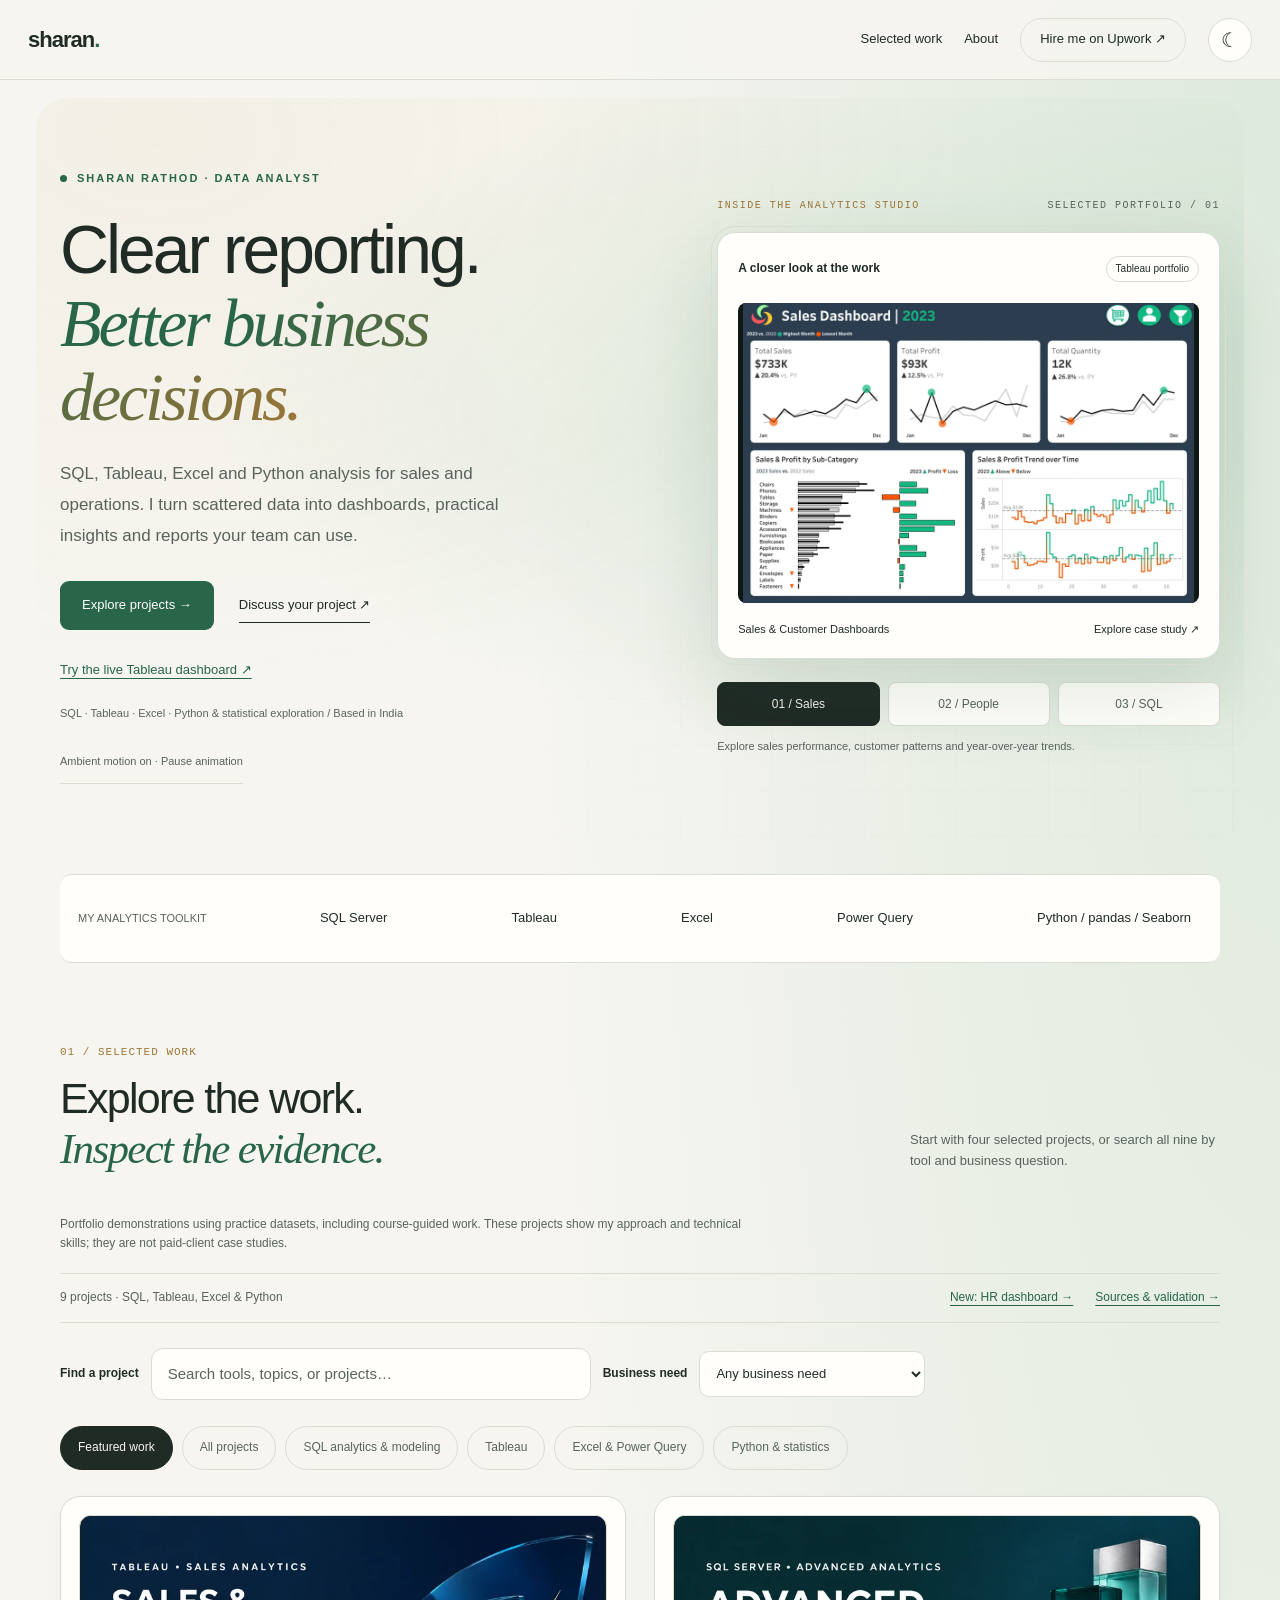
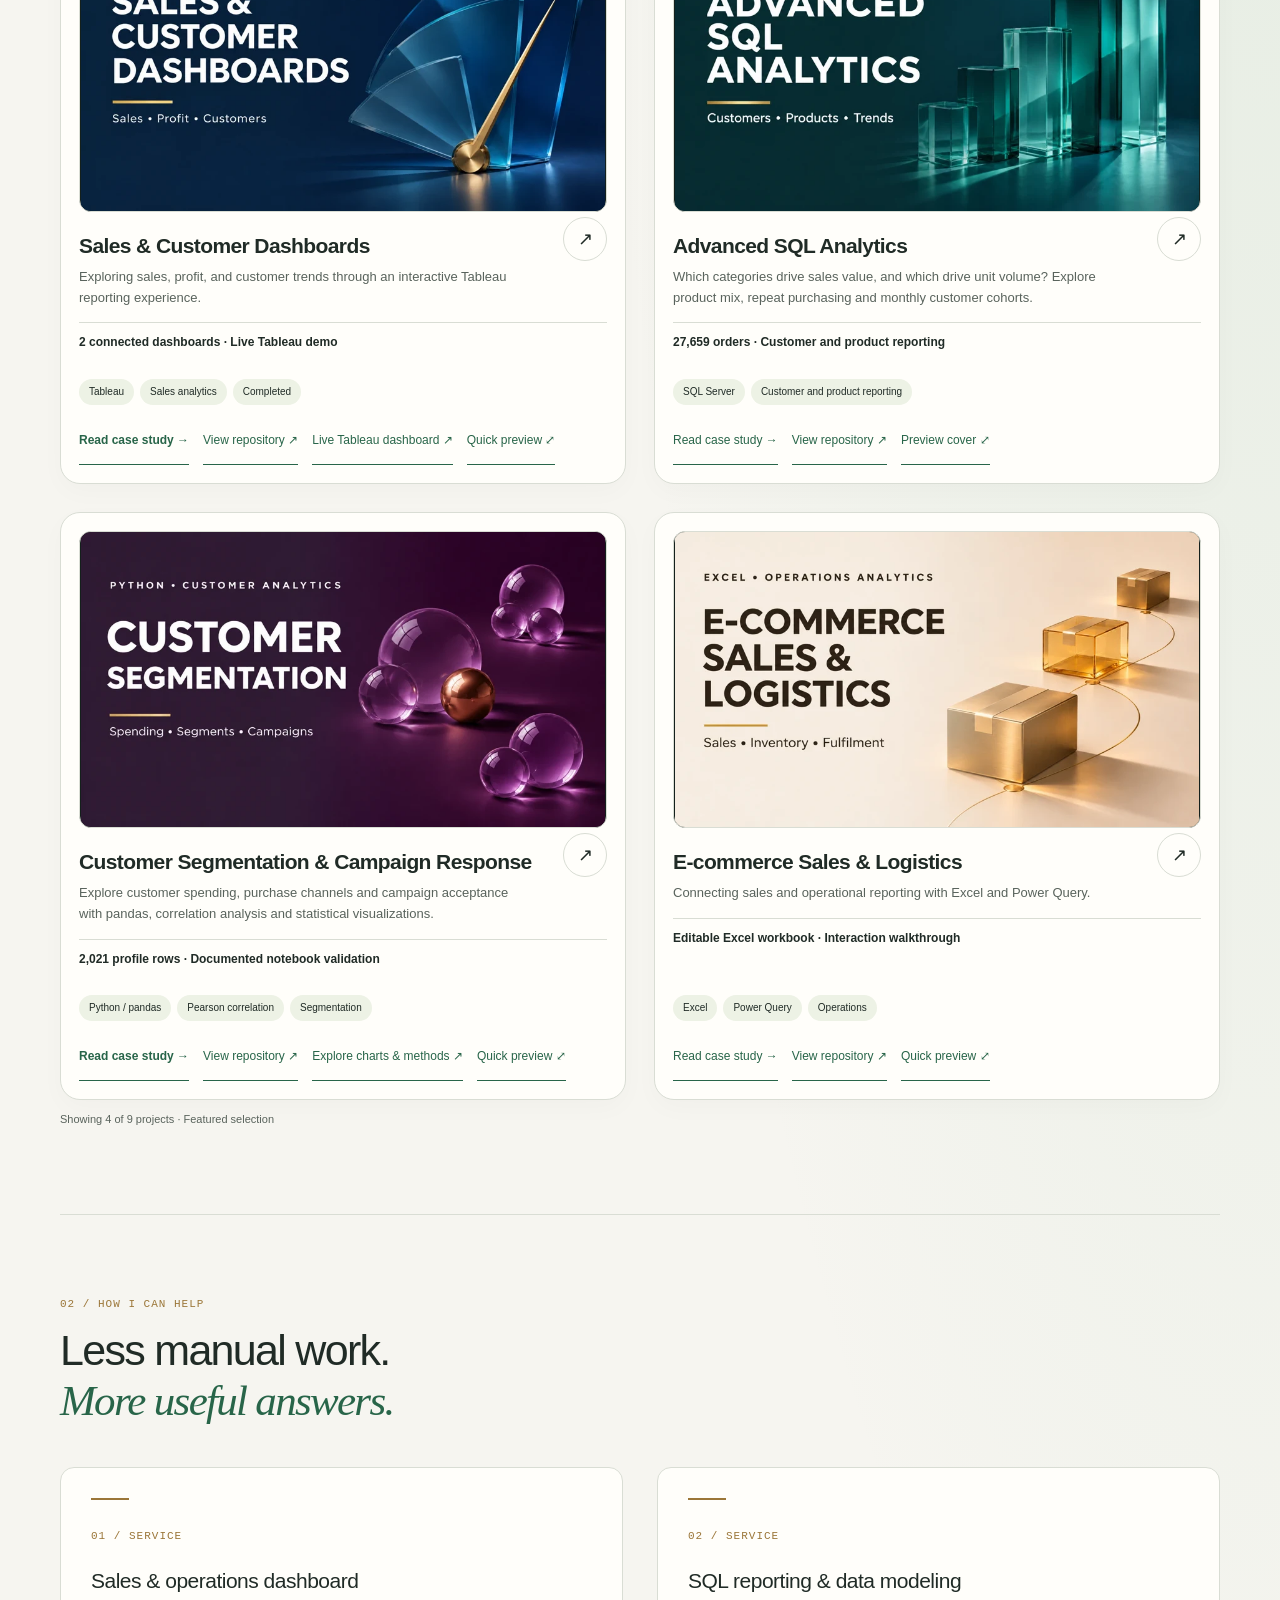
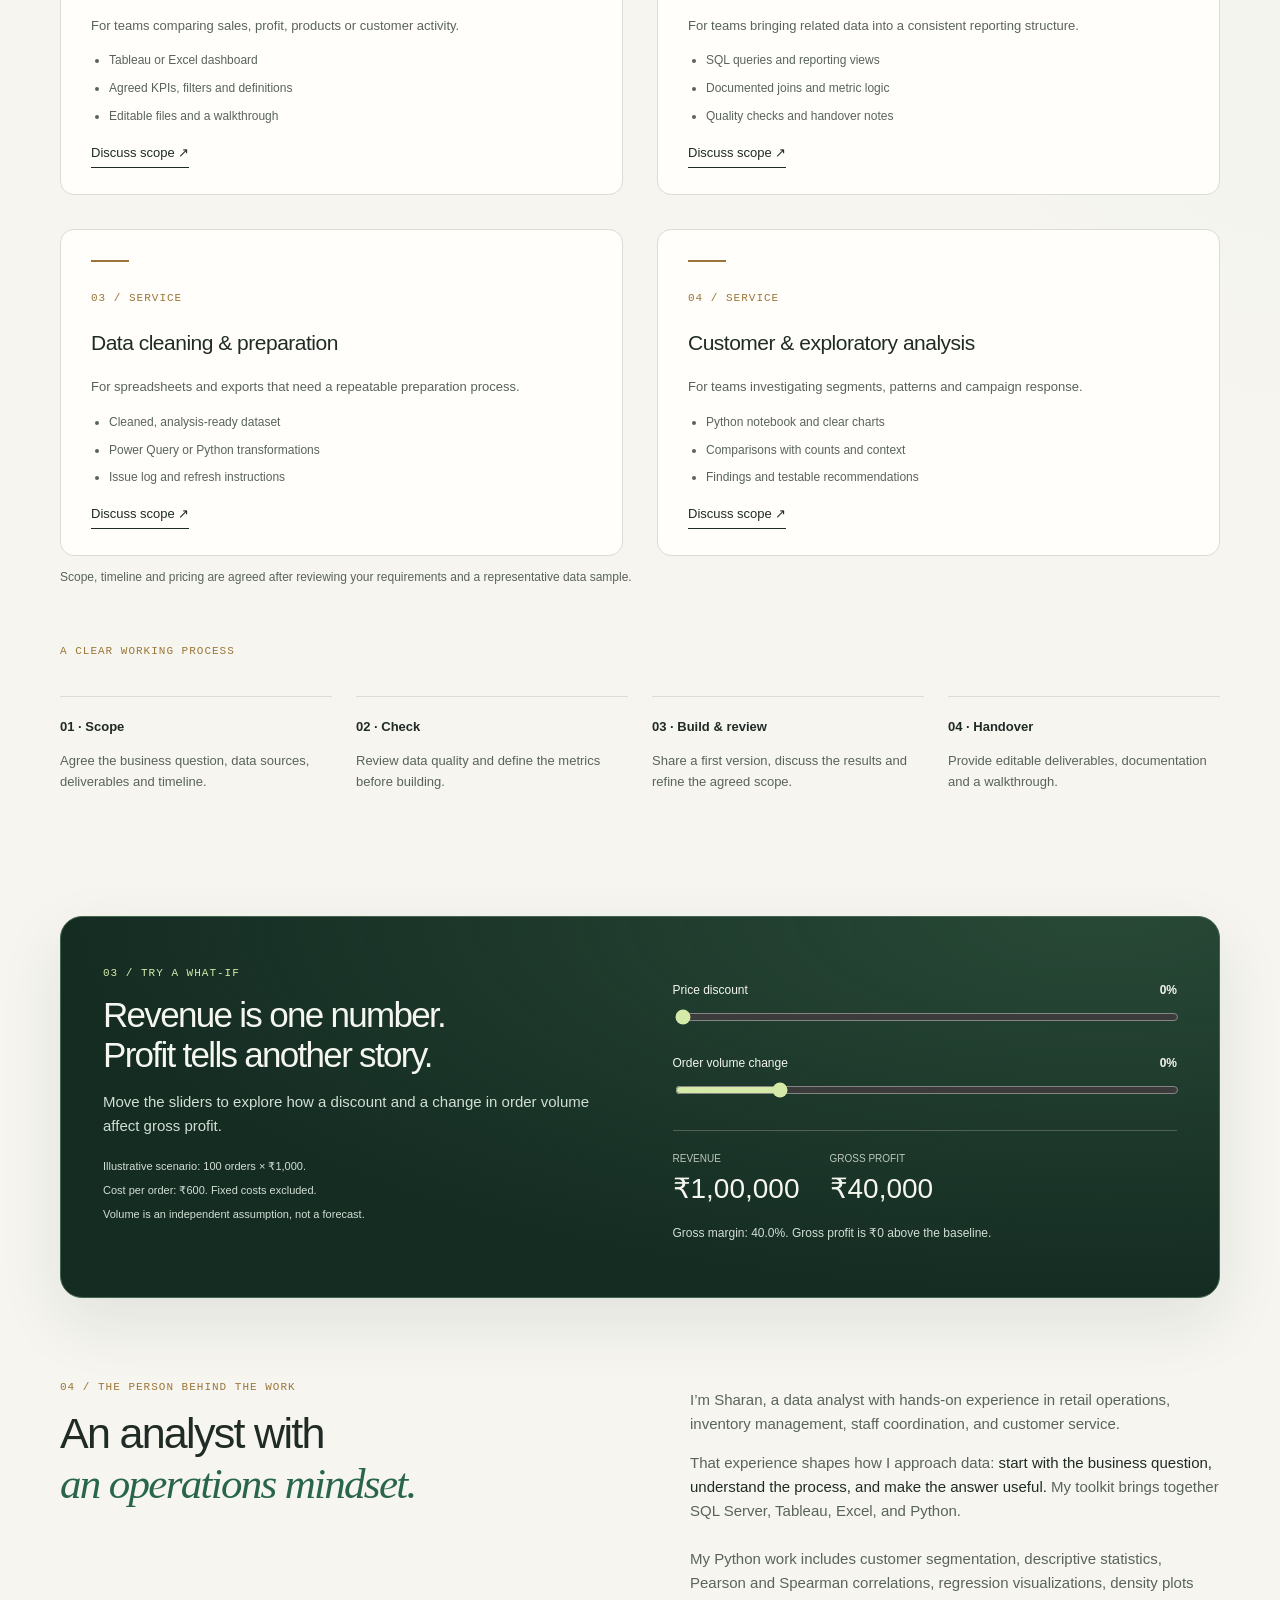
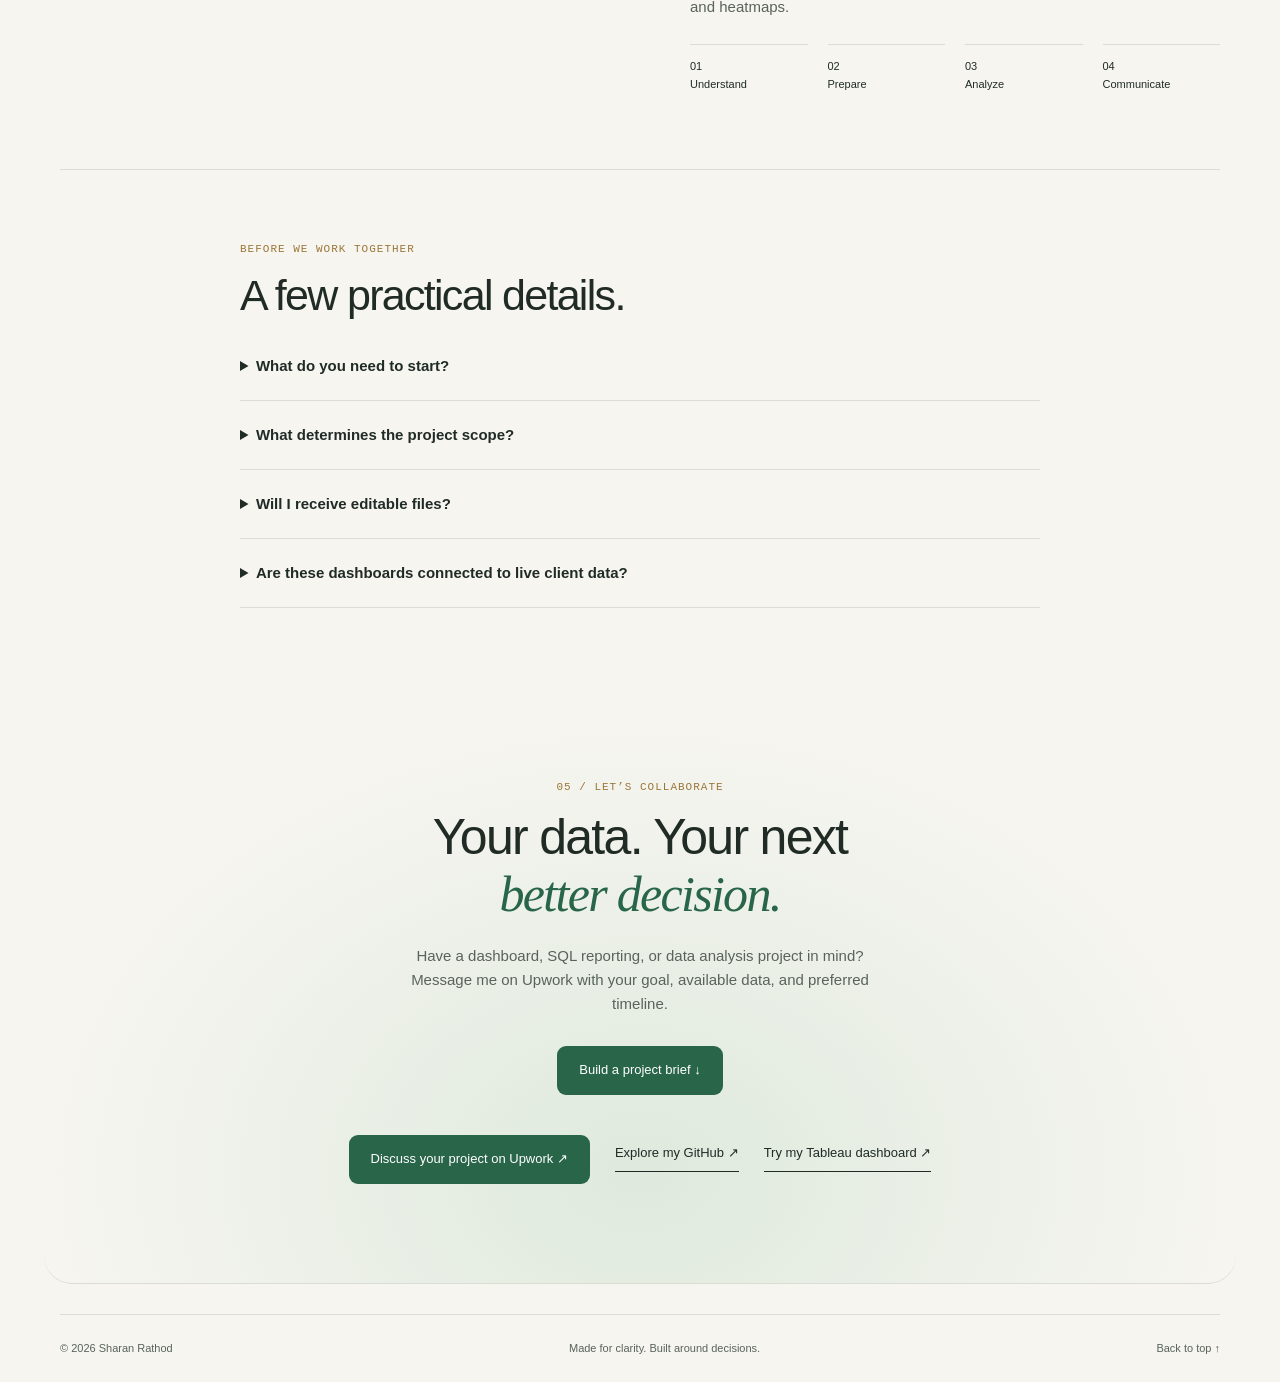
<file: index.html>
<!DOCTYPE html>

<html lang="en"><head><meta charset="utf-8"/><meta content="width=device-width,initial-scale=1" name="viewport"/><meta content="Sales, customer and operations analytics by Sharan Rathod. Explore Tableau dashboards, SQL models, Excel reports and Python statistical exploration." name="description"/><title>Sharan Rathod | SQL, Tableau, Excel &amp; Python Data Analyst</title><link href="https://sharankumarsrathod12345.github.io" rel="canonical"/><link href="/assets/favicon.svg" rel="icon" type="image/svg+xml"/><meta content="Sharan Rathod | Data Analyst" property="og:title"/><meta content="Clear dashboards. Traceable data. Practical business decisions." property="og:description"/><meta content="website" property="og:type"/><meta content="https://sharankumarsrathod12345.github.io" property="og:url"/><link rel="stylesheet" href="/assets/site.css?v=consistent-covers-1"><script>try{document.documentElement.dataset.theme=localStorage.getItem("portfolio-theme")||(matchMedia("(prefers-color-scheme: dark)").matches?"dark":"light")}catch{}</script><link rel="stylesheet" href="/assets/experience.css?v=client-5"></head><body><a class="skip-link" href="#main">Skip to content</a>
<nav><a class="brand" href="#">sharan<span>.</span></a><div class="navlinks"><a href="#work">Selected work</a><a class="optional" href="#about">About</a><a class="pill" href="https://www.upwork.com/freelancers/~01db224cb89f18ba29?mp_source=share" rel="noopener noreferrer" target="_blank">Hire me on Upwork ↗</a></div></nav><main class="wrap" id="main">
<header class="hero"><div><div class="eyebrow"><span class="dot"></span>Sharan Rathod · Data Analyst</div><h1>Clear reporting.<br/><em>Better business decisions.</em></h1><p class="intro">SQL, Tableau, Excel and Python analysis for sales and operations. I turn scattered data into dashboards, practical insights and reports your team can use.</p><div class="actions"><a class="btn" href="#work">Explore projects →</a><a class="textlink" href="https://www.upwork.com/freelancers/~01db224cb89f18ba29?mp_source=share" rel="noopener noreferrer" target="_blank">Discuss your project ↗</a></div><a class="hero-live" href="https://public.tableau.com/views/SalesCustomerDashboards_17912317966810/SalesDashboard" target="_blank" rel="noopener noreferrer">Try the live Tableau dashboard ↗</a><span class="tiny">SQL · Tableau · Excel · Python &amp; statistical exploration  /  Based in India</span></div><div aria-label="Sales dashboard project preview" class="hero-art"><a class="hero-preview" href="/projects/sales-customer/"><div class="charthead"><b>A closer look at the work</b><span class="tag">Tableau portfolio</span></div><img alt="Actual sales dashboard showing KPIs and performance trends" src="/assets/sales-dashboard-hero.webp" fetchpriority="high" decoding="async" width="1000" height="666"><div class="preview-bottom"><span>Sales &amp; Customer Dashboards</span><span>Explore case study ↗</span></div></a></div></header>
<div class="stack"><span>MY ANALYTICS TOOLKIT</span><b>SQL Server</b><b>Tableau</b><b>Excel</b><b>Power Query</b><b>Python / pandas / Seaborn</b></div>
<section id="work"><div class="sectionhead"><div><span class="sectionnum">01 / SELECTED WORK</span><h2>Explore the work.<br/><em>Inspect the evidence.</em></h2></div><p>Start with four selected projects, or search all nine by tool and business question.</p></div><p class="scope-note">Portfolio demonstrations using practice datasets, including course-guided work. These projects show my approach and technical skills; they are not paid-client case studies.</p><div class="collection-note"><span>9 projects · SQL, Tableau, Excel &amp; Python</span><a href="/projects/hr-dashboard/">New: HR dashboard →</a><a href="/evidence/">Sources &amp; validation →</a></div><div aria-label="Filter projects" class="filters"><button aria-pressed="true" class="active" data-filter="featured" type="button">Featured work</button><button aria-pressed="false" class="" data-filter="all" type="button">All projects</button><button aria-pressed="false" data-filter="sql" type="button">SQL analytics &amp; modeling</button><button aria-pressed="false" data-filter="tableau" type="button">Tableau</button><button aria-pressed="false" data-filter="excel" type="button">Excel &amp; Power Query</button><button aria-pressed="false" data-filter="python" type="button">Python &amp; statistics</button></div><div class="projects"><article class="project" data-category="tableau" data-featured="false" hidden><a class="sql-cover sql-cover-card" href="/projects/hr-dashboard/"><img src="/assets/hr-cover.jpg" srcset="/assets/hr-cover-small.webp 840w, /assets/hr-cover.jpg 1672w" sizes="(max-width: 760px) calc(100vw - 62px), 540px" loading="lazy" decoding="async" alt="Human Resources Dashboard — Tableau HR analytics" width="1672" height="941"></a><div class="projecttitle"><h3>Human Resources Dashboard</h3><a class="detailbtn" href="/projects/hr-dashboard/" aria-label="Read HR Dashboard case study">↗</a></div><p>Explore 8,950 synthetic employee records through workforce KPIs, demographics, compensation and a filterable employee list.</p><p class="project-evidence">8,950 synthetic records · Workforce and employee detail</p><div class="tags"><span class="tag">Tableau</span><span class="tag">HR analytics</span><span class="tag">Two dashboard views</span></div><div class="project-links"><a href="/projects/hr-dashboard/">Read case study →</a><a href="https://github.com/sharankumarsrathod12345/human-resources-dashboard" rel="noopener noreferrer" target="_blank">View repository ↗</a></div></article>
<article class="project" data-category="tableau" data-featured="true"><a class="sql-cover sql-cover-card" href="/projects/sales-customer/"><img src="/assets/sales-customer-card-v2.webp" srcset="/assets/sales-customer-card-v2-small.webp 840w, /assets/sales-customer-card-v2.webp 1672w" sizes="(max-width: 760px) calc(100vw - 62px), 540px" loading="lazy" decoding="async" alt="Sales &amp; customer dashboards presentation cover" width="1672" height="941"></a><div class="projecttitle"><h3>Sales &amp; Customer Dashboards</h3><a aria-label="Read Sales &amp; Customer Dashboards case study" class="detailbtn" href="/projects/sales-customer/">↗</a></div><p>Exploring sales, profit, and customer trends through an interactive Tableau reporting experience.</p><p class="project-evidence">2 connected dashboards · Live Tableau demo</p><div class="tags"><span class="tag">Tableau</span><span class="tag">Sales analytics</span><span class="tag">Completed</span></div><div class="project-links"><a class="case-link" href="/projects/sales-customer/">Read case study →</a><a href="https://github.com/sharankumarsrathod12345/sales-customer-performance-dashboards" rel="noopener noreferrer" target="_blank">View repository ↗</a><a href="https://public.tableau.com/views/SalesCustomerDashboards_17912317966810/SalesDashboard" rel="noopener noreferrer" target="_blank">Live Tableau dashboard ↗</a></div></article><article class="project" data-category="sql" data-featured="true"><a class="sql-cover sql-cover-card" href="/projects/advanced-sql-analytics/" aria-label="Read Advanced SQL Analytics case study"><img src="/assets/advanced-sql-analytics-card-v2.webp" srcset="/assets/advanced-sql-analytics-card-v2-small.webp 840w, /assets/advanced-sql-analytics-card-v2.webp 1672w" sizes="(max-width: 760px) calc(100vw - 62px), 540px" loading="lazy" decoding="async" alt="Advanced SQL Analytics cover with a teal glass column sculpture" width="1672" height="941"></a><div class="projecttitle"><h3>Advanced SQL Analytics</h3><a class="detailbtn" href="/projects/advanced-sql-analytics/" aria-label="Read Advanced SQL Analytics">↗</a></div><p>Which categories drive sales value, and which drive unit volume? Explore product mix, repeat purchasing and monthly customer cohorts.</p><p class="project-evidence">27,659 orders · Customer and product reporting</p><div class="tags"><span class="tag">SQL Server</span><span class="tag">Customer and product reporting</span></div><div class="project-links"><a href="/projects/advanced-sql-analytics/">Read case study →</a><a href="https://github.com/sharankumarsrathod12345/advanced-sql-analytics-reports">View repository ↗</a></div></article><article class="project" data-category="sql" data-featured="false" hidden><a class="sql-cover sql-cover-card" href="/projects/sql-warehouse/"><img src="/assets/sql-warehouse-card-v2.webp" srcset="/assets/sql-warehouse-card-v2-small.webp 840w, /assets/sql-warehouse-card-v2.webp 1672w" sizes="(max-width: 760px) calc(100vw - 62px), 540px" loading="lazy" decoding="async" alt="SQL data warehouse presentation cover" width="1672" height="941"></a><div class="projecttitle"><h3>SQL Data Warehouse</h3><a aria-label="Read SQL Data Warehouse case study" class="detailbtn" href="/projects/sql-warehouse/">↗</a></div><p>Bringing CRM and ERP data together in a structured foundation for business analysis.</p><p class="project-evidence">6 CRM/ERP sources · Bronze, Silver and Gold</p><div class="tags"><span class="tag">SQL Server</span><span class="tag">Medallion architecture</span><span class="tag">Data modeling</span></div><div class="project-links"><a class="case-link" href="/projects/sql-warehouse/">Read case study →</a><a href="https://github.com/sharankumarsrathod12345/sql-data-warehouse-project" rel="noopener noreferrer" target="_blank">View repository ↗</a></div></article><article class="project" data-category="sql" data-featured="false" hidden><a class="sql-cover sql-cover-card" href="/projects/sales-eda/" aria-label="Read Sales data exploration case study"><img src="/assets/sales-eda-card-v2.webp" srcset="/assets/sales-eda-card-v2-small.webp 840w, /assets/sales-eda-card-v2.webp 1672w" sizes="(max-width: 760px) calc(100vw - 62px), 540px" loading="lazy" decoding="async" alt="Sales EDA cover with an optical glass lens and layered data sheets" width="1672" height="941"></a><div class="projecttitle"><h3>Sales EDA with SQL</h3><a class="detailbtn" href="/projects/sales-eda/" aria-label="Read Sales EDA with SQL">↗</a></div><p>Explore order volume, customer purchases and the products generating the most sales in the warehouse.</p><p class="project-evidence">6 exploration steps · Reconciled CSV findings</p><div class="tags"><span class="tag">SQL Server</span><span class="tag">Exploratory data analysis</span></div><div class="project-links"><a href="/projects/sales-eda/">Read case study →</a><a href="https://github.com/sharankumarsrathod12345/medallion-warehouse-eda-analytics">View repository ↗</a></div></article><article class="project" data-category="python" data-featured="true"><a class="sql-cover sql-cover-card" href="/projects/customer-segmentation/"><img src="/assets/customer-segmentation-card-v2.webp" srcset="/assets/customer-segmentation-card-v2-small.webp 840w, /assets/customer-segmentation-card-v2.webp 1672w" sizes="(max-width: 760px) calc(100vw - 62px), 540px" loading="lazy" decoding="async" alt="Customer segmentation presentation cover" width="1672" height="941"></a><div class="projecttitle"><h3>Customer Segmentation &amp; Campaign Response</h3><a aria-label="Read Customer Segmentation &amp; Campaign Response case study" class="detailbtn" href="/projects/customer-segmentation/">↗</a></div><p>Explore customer spending, purchase channels and campaign acceptance with pandas, correlation analysis and statistical visualizations.</p><p class="project-evidence">2,021 profile rows · Documented notebook validation</p><div class="tags"><span class="tag">Python / pandas</span><span class="tag">Pearson correlation</span><span class="tag">Segmentation</span></div><div class="project-links"><a class="case-link" href="/projects/customer-segmentation/">Read case study →</a><a href="https://github.com/sharankumarsrathod12345/food-marketing-analysis-python" rel="noopener noreferrer" target="_blank">View repository ↗</a><button class="gallery-link" data-project="4">Explore charts &amp; methods ↗</button></div></article><article class="project" data-category="excel" data-featured="true"><a class="sql-cover sql-cover-card" href="/projects/ecommerce/"><img src="/assets/ecommerce-card-v2.webp" srcset="/assets/ecommerce-card-v2-small.webp 840w, /assets/ecommerce-card-v2.webp 1672w" sizes="(max-width: 760px) calc(100vw - 62px), 540px" loading="lazy" decoding="async" alt="E-commerce operations presentation cover" width="1672" height="941"></a><div class="projecttitle"><h3>E-commerce Sales &amp; Logistics</h3><a class="detailbtn" href="/projects/ecommerce/" aria-label="Read E-commerce Sales &amp; Logistics case study">↗</a></div><p>Connecting sales and operational reporting with Excel and Power Query.</p><p class="project-evidence">Editable Excel workbook · Interaction walkthrough</p><div class="tags"><span class="tag">Excel</span><span class="tag">Power Query</span><span class="tag">Operations</span></div><div class="project-links"><a href="/projects/ecommerce/">Read case study →</a><a href="https://github.com/sharankumarsrathod12345/ecommerce-sales-logistics-dashboard-excel" rel="noopener noreferrer" target="_blank">View repository ↗</a></div></article><article class="project" data-category="excel" data-featured="false" hidden=""><a class="sql-cover sql-cover-card" href="/projects/data-jobs/"><img src="/assets/jobs-card-v2.webp" srcset="/assets/jobs-card-v2-small.webp 840w, /assets/jobs-card-v2.webp 1672w" sizes="(max-width: 760px) calc(100vw - 62px), 540px" loading="lazy" decoding="async" alt="Data jobs market presentation cover" width="1672" height="941"></a><div class="projecttitle"><h3>Global Data Jobs Market</h3><a class="detailbtn" href="/projects/data-jobs/" aria-label="Read Global Data Jobs Market case study">↗</a></div><p>Explore salaries and requested skills in historical 2023 job postings using Excel, Power Query and Power Pivot.</p><p class="project-evidence">2 Excel workbooks · Historical 2023 postings</p><div class="tags"><span class="tag">Excel</span><span class="tag">Power Query</span><span class="tag">Exploratory analysis</span></div><div class="project-links"><a href="/projects/data-jobs/">Read case study →</a><a href="https://github.com/sharankumarsrathod12345/global-data-jobs-market-analysis-excel" rel="noopener noreferrer" target="_blank">View repository ↗</a></div></article><article class="project" data-category="python" data-featured="false" hidden=""><a class="sql-cover sql-cover-card" href="/projects/movie-analysis/"><img src="/assets/movie-analysis-card-v2.webp" srcset="/assets/movie-analysis-card-v2-small.webp 840w, /assets/movie-analysis-card-v2.webp 1672w" sizes="(max-width: 760px) calc(100vw - 62px), 540px" loading="lazy" decoding="async" alt="Movie genre analysis presentation cover" width="1672" height="941"></a><div class="projecttitle"><h3>Movie Catalogue &amp; Genre Analysis</h3><a aria-label="Read Movie Catalogue &amp; Genre Analysis case study" class="detailbtn" href="/projects/movie-analysis/">↗</a></div><p>Investigate genres, ratings, budgets and revenue using pandas, Spearman correlation, regression plots and heatmaps.</p><p class="project-evidence">10,865 unique movies · Documented notebook validation</p><div class="tags"><span class="tag">Python / pandas</span><span class="tag">Spearman correlation</span><span class="tag">Regression plots</span></div><div class="project-links"><a class="case-link" href="/projects/movie-analysis/">Read case study →</a><a href="https://github.com/sharankumarsrathod12345/movie-genre-analysis-python" rel="noopener noreferrer" target="_blank">View repository ↗</a><button class="gallery-link" data-project="5">Explore charts &amp; methods ↗</button></div></article></div><p aria-live="polite" class="count" id="project-count" role="status">Showing 4 featured projects · 9 projects in the collection</p></section>
<section class="servicearea" id="services"><div class="sectionhead"><div><span class="sectionnum">02 / HOW I CAN HELP</span><h2>Less manual work.<br/><em>More useful answers.</em></h2></div></div><div class="services"><article class="service"><span class="sectionnum">01 / SERVICE</span><h3>Sales &amp; operations dashboard</h3><p>For teams comparing sales, profit, products or customer activity.</p><ul class="deliverables"><li>Tableau or Excel dashboard</li><li>Agreed KPIs, filters and definitions</li><li>Editable files and a walkthrough</li></ul><a class="textlink" href="https://www.upwork.com/freelancers/~01db224cb89f18ba29?mp_source=share" rel="noopener noreferrer" target="_blank">Discuss scope ↗</a></article><article class="service"><span class="sectionnum">02 / SERVICE</span><h3>SQL reporting &amp; data modeling</h3><p>For teams bringing related data into a consistent reporting structure.</p><ul class="deliverables"><li>SQL queries and reporting views</li><li>Documented joins and metric logic</li><li>Quality checks and handover notes</li></ul><a class="textlink" href="https://www.upwork.com/freelancers/~01db224cb89f18ba29?mp_source=share" rel="noopener noreferrer" target="_blank">Discuss scope ↗</a></article><article class="service"><span class="sectionnum">03 / SERVICE</span><h3>Data cleaning &amp; preparation</h3><p>For spreadsheets and exports that need a repeatable preparation process.</p><ul class="deliverables"><li>Cleaned, analysis-ready dataset</li><li>Power Query or Python transformations</li><li>Issue log and refresh instructions</li></ul><a class="textlink" href="https://www.upwork.com/freelancers/~01db224cb89f18ba29?mp_source=share" rel="noopener noreferrer" target="_blank">Discuss scope ↗</a></article><article class="service"><span class="sectionnum">04 / SERVICE</span><h3>Customer &amp; exploratory analysis</h3><p>For teams investigating segments, patterns and campaign response.</p><ul class="deliverables"><li>Python notebook and clear charts</li><li>Comparisons with counts and context</li><li>Findings and testable recommendations</li></ul><a class="textlink" href="https://www.upwork.com/freelancers/~01db224cb89f18ba29?mp_source=share" rel="noopener noreferrer" target="_blank">Discuss scope ↗</a></article></div><p class="scope-note">Scope, timeline and pricing are agreed after reviewing your requirements and a representative data sample.</p><div style="margin-top:50px"><span class="sectionnum">A CLEAR WORKING PROCESS</span><div class="workflow"><article><b>01 · Scope</b><p>Agree the business question, data sources, deliverables and timeline.</p></article><article><b>02 · Check</b><p>Review data quality and define the metrics before building.</p></article><article><b>03 · Build &amp; review</b><p>Share a first version, discuss the results and refine the agreed scope.</p></article><article><b>04 · Handover</b><p>Provide editable deliverables, documentation and a walkthrough.</p></article></div></div></section>
<div class="lab" id="demo"><div><span class="sectionnum">03 / TRY A WHAT-IF</span><h2>Revenue is one number.<br/>Profit tells another story.</h2><p>Move the sliders to explore how a discount and a change in order volume affect gross profit.</p><span class="tiny">Illustrative scenario: 100 orders × ₹1,000.<br/>Cost per order: ₹600. Fixed costs excluded.<br/>Volume is an independent assumption, not a forecast.</span></div><div><label class="range-label" for="discount"><span>Price discount</span><b id="discount-label">0%</b></label><input id="discount" max="35" min="0" type="range" value="0"/><label class="range-label" for="volume"><span>Order volume change</span><b id="volume-label">0%</b></label><input id="volume" max="80" min="-20" step="5" type="range" value="0"/><div aria-live="polite" class="laboutput"><div><small>REVENUE</small><strong id="revenue">₹1,00,000</strong></div><div><small>GROSS PROFIT</small><strong id="profit">₹40,000</strong></div></div><p id="takeaway" style="font-size:12px">Baseline gross margin: 40.0%.</p></div></div>
<section class="about" id="about"><div><span class="sectionnum">04 / THE PERSON BEHIND THE WORK</span><h2>An analyst with<br/><em>an operations mindset.</em></h2></div><div><p>I’m Sharan, a data analyst with hands-on experience in retail operations, inventory management, staff coordination, and customer service.</p><p>That experience shapes how I approach data: <strong>start with the business question, understand the process, and make the answer useful.</strong> My toolkit brings together SQL Server, Tableau, Excel, and Python.<br/><br/>My Python work includes customer segmentation, descriptive statistics, Pearson and Spearman correlations, regression visualizations, density plots and heatmaps.</p><div class="process"><span>01<br/>Understand</span><span>02<br/>Prepare</span><span>03<br/>Analyze</span><span>04<br/>Communicate</span></div></div></section>
<section aria-label="Common project questions" class="faq"><span class="sectionnum">BEFORE WE WORK TOGETHER</span><h2>A few practical details.</h2><details><summary>What do you need to start?</summary><p>A short description of the decision you need to make, a sample of your data, the reports you use today, and your preferred timeline. Share confidential data only through an agreed private channel.</p></details><details><summary>What determines the project scope?</summary><p>The number of sources, data quality, complexity of the metrics, dashboard interactions, and refresh requirements. We agree deliverables and review steps before work begins.</p></details><details><summary>Will I receive editable files?</summary><p>Editable dashboard files, workbooks or SQL scripts can be included in the agreed deliverables, along with the definitions and instructions needed to use them.</p></details><details><summary>Are these dashboards connected to live client data?</summary><p>No. The featured work consists of portfolio demonstrations. The Tableau dashboard is interactive; Excel workbooks can be downloaded from their repositories. The calculator uses a separate illustrative scenario.</p></details></section><section class="contact" id="contact"><span class="sectionnum">05 / LET’S COLLABORATE</span><h2>Your data. Your next<br/><em>better decision.</em></h2><p>Have a dashboard, SQL reporting, or data analysis project in mind? Message me on Upwork with your goal, available data, and preferred timeline.</p><button aria-controls="brief" aria-expanded="false" class="btn" id="brief-toggle">Build a project brief ↓</button><div class="actions"><a class="btn" href="https://www.upwork.com/freelancers/~01db224cb89f18ba29?mp_source=share" rel="noopener noreferrer" target="_blank">Discuss your project on Upwork ↗</a><a class="textlink" href="https://github.com/sharankumarsrathod12345/" rel="noopener noreferrer" target="_blank">Explore my GitHub ↗</a><a class="textlink" href="https://public.tableau.com/views/SalesCustomerDashboards_17912317966810/SalesDashboard" rel="noopener noreferrer" target="_blank">Try my Tableau dashboard ↗</a></div><form class="brief" hidden="" id="brief"><label for="service">What do you need?</label><select id="service"><option>Dashboard &amp; reporting</option><option>Data cleaning &amp; modeling</option><option>Sales &amp; operations analysis</option></select><label for="description">Your goal and available data</label><textarea id="description" placeholder="What decision do you need help with? What data do you have?" required=""></textarea><label for="timeline">Preferred timeline</label><input id="timeline" placeholder="For example, within two weeks"/><button class="btn" type="submit">Download brief ↓</button><p class="tiny">Download your brief, then attach it in an Upwork message to me. This form downloads a file only; it does not send a message or store your entries.</p><p class="brief-status" id="brief-status" role="status"></p></form></section>
<footer><span>© <span id="year"></span> Sharan Rathod</span><span>Made for clarity. Built around decisions.</span><a href="#">Back to top ↑</a></footer></main>
<dialog aria-labelledby="dialog-title" id="project-dialog"><button aria-label="Close project details" class="close">×</button><span class="dialoglabel">Portfolio / project overview</span><h2 id="dialog-title"></h2><div id="dialog-body"></div></dialog>
<script>const projects=[{"title": "Sales & Customer Dashboards", "body": "<p><a class=\"btn\" href=\"/projects/sales-customer/\">Read the full case study \u2192</a></p><p>Two connected Tableau dashboards for reviewing annual sales performance and customer purchasing activity.</p><h3>Business questions</h3><p>How do sales, profit and quantity compare with the previous year? Which products, periods and customers warrant investigation?</p><h3>What I built</h3><p>Sales and customer KPI views, monthly comparisons, weekly trends, product and geographic filters, and navigation between dashboards.</p><h3>What to explore</h3><p>Select a year, compare product subcategories, then switch to customer activity. Compare sales and profit together: a high-sales product is not necessarily a high-profit product.</p><img src=\"/assets/customer-dashboard.png\" alt=\"Actual customer dashboard preview\" loading=\"lazy\"><p class=\"tiny\">Descriptive portfolio project. It does not claim a measured client improvement.</p><div class=\"actions\"><a class=\"btn\" target=\"_blank\" rel=\"noopener noreferrer\" href=\"https://github.com/sharankumarsrathod12345/sales-customer-performance-dashboards\">Inspect project \u2197</a><a class=\"textlink\" target=\"_blank\" rel=\"noopener noreferrer\" href=\"https://public.tableau.com/views/SalesCustomerDashboards_17912317966810/SalesDashboard\">Open live dashboard \u2197</a></div>"}, {"title": "SQL Data Warehouse", "body": "<p><a class=\"btn\" href=\"/projects/sql-warehouse/\">Read the full case study \u2192</a></p><p>A SQL Server portfolio implementation integrating six CRM and ERP CSV sources into a reporting model.</p><h3>What I built</h3><p>Bronze source tables and bulk loading; Silver cleaning and transformation procedures; Gold customer, product and sales views; and data-quality check scripts.</p><h3>Reporting purpose</h3><p>Separate raw inputs from transformations so customer and product attributes can be used consistently in sales reporting.</p><h3>Technical boundaries</h3><p>Full reloads and current-state reporting. Gold objects are views. Incremental loading, historical dimension management and production benchmarks are outside the demonstrated scope.</p><div class=\"actions\"><a class=\"btn\" target=\"_blank\" rel=\"noopener noreferrer\" href=\"https://github.com/sharankumarsrathod12345/sql-data-warehouse-project\">Inspect project \u2197</a></div>"}, {"title": "E-commerce Sales & Logistics", "body": "<figure class=\"sql-cover\"><a href=\"/assets/ecommerce-cover.jpg\"><img src=\"/assets/ecommerce-cover.jpg\" width=\"1920\" height=\"1080\" loading=\"lazy\" decoding=\"async\" alt=\"E-commerce operations presentation cover\"></a><figcaption><a href=\"/assets/ecommerce-cover.jpg\" download>Download presentation cover \u00b7 JPG \u00b7 1920 \u00d7 1080</a></figcaption></figure><p>An interactive Excel workbook exploring transaction patterns, sales channels, customer ratings and delivery performance.</p><h3>What to explore</h3><p>Order volumes, product and customer segments, geographic patterns, delivery durations and average ratings.</p><h3>Deliverables</h3><p>Dashboard workbook, source workbook, screenshot and an interaction walkthrough are available in the repository.</p><h3>Interpretation</h3><p>Average delivery time needs a service target for context. Channel sales alone do not establish conversion rates. This project demonstrates reporting, not measured revenue growth.</p><div class=\"actions\"><a class=\"btn\" target=\"_blank\" rel=\"noopener noreferrer\" href=\"https://github.com/sharankumarsrathod12345/ecommerce-sales-logistics-dashboard-excel\">Inspect project \u2197</a></div><figure><img src=\"/assets/ecommerce.png\" alt=\"Original Excel dashboard preview\" loading=\"lazy\"></figure>"}, {"title": "Global Data Jobs Market", "body": "<figure class=\"sql-cover\"><a href=\"/assets/jobs-cover.jpg\"><img src=\"/assets/jobs-cover.jpg\" width=\"1920\" height=\"1080\" loading=\"lazy\" decoding=\"async\" alt=\"Data jobs market presentation cover\"></a><figcaption><a href=\"/assets/jobs-cover.jpg\" download>Download presentation cover \u00b7 JPG \u00b7 1920 \u00d7 1080</a></figcaption></figure><p>Two Excel workbooks exploring roles, reported salaries and requested skills in historical 2023 job postings.</p><h3>What I built</h3><p>A salary dashboard with dynamic filtering, plus an analytical workbook using Power Query, Power Pivot relationships, PivotTables and median-salary measures.</p><h3>Business question</h3><p>How do salary distributions and requested skills vary across roles and countries?</p><h3>Interpretation</h3><p>Course-provided historical data, not a current market tracker. Missing salaries and geography affect comparisons; a skill\u2013salary relationship does not establish causation.</p><div class=\"actions\"><a class=\"btn\" target=\"_blank\" rel=\"noopener noreferrer\" href=\"https://github.com/sharankumarsrathod12345/global-data-jobs-market-analysis-excel\">Inspect project \u2197</a></div><figure><img src=\"/assets/jobs.png\" alt=\"Original Excel dashboard preview\" loading=\"lazy\"></figure>"}, {"title": "Customer Segmentation & Campaign Response", "body": "<p><a class=\"btn\" href=\"/projects/customer-segmentation/\">Read the full case study \u2192</a></p><p>A course-based Python project exploring customer profiles, spending, purchase channels and campaign response.</p><h3>Methods demonstrated</h3><p>Duplicate and missing-value checks, feature engineering, group-level rates, Pearson correlation, correlation heatmaps, density plots and exploratory regression overlays using pandas, NumPy, Matplotlib and Seaborn.</p><h3>Two views of the work</h3><p>The published repository provides a refined analysis with metric definitions, aggregate tables and a business summary. The gallery below preserves selected saved charts from the original notebook supplied for this portfolio.</p><p class=\"tiny\">In these original charts, \u201cAccepted_Campaigns\u201d means acceptance of any recorded campaign, including the latest one. It is not the latest-campaign response rate used in parts of the refined repository.</p><h3>Selected notebook charts</h3><p class=\"tiny\">Saved outputs, not interactive charts. Open a chart to inspect the full image.</p><div class=\"chart-gallery\"><figure><a href=\"/assets/food-24.png\" target=\"_blank\" rel=\"noopener noreferrer\"><img src=\"/assets/food-24.png\" alt=\"Campaign acceptance by age\" loading=\"lazy\"></a><figcaption><strong>Campaign acceptance by age</strong><br>Mean of the any-campaign acceptance indicator within each age group.</figcaption></figure><figure><a href=\"/assets/food-38.png\" target=\"_blank\" rel=\"noopener noreferrer\"><img src=\"/assets/food-38.png\" alt=\"Spending and web purchases\" loading=\"lazy\"></a><figcaption><strong>Spending and web purchases</strong><br>Density contours, marginal distributions and an exploratory regression overlay.</figcaption></figure><figure><a href=\"/assets/food-60.png\" target=\"_blank\" rel=\"noopener noreferrer\"><img src=\"/assets/food-60.png\" alt=\"Campaign acceptance by marital status\" loading=\"lazy\"></a><figcaption><strong>Campaign acceptance by marital status</strong><br>Within-group percentage accepting at least one recorded campaign.</figcaption></figure></div><h3>Interpretation</h3><p>These are descriptive and exploratory relationships. The fitted lines do not establish causality, out-of-sample prediction quality or a tested business intervention.</p><div class=\"actions\"><a class=\"btn\" href=\"https://github.com/sharankumarsrathod12345/food-marketing-analysis-python\" target=\"_blank\" rel=\"noopener noreferrer\">Inspect Python project \u2197</a><a class=\"textlink\" href=\"https://github.com/sharankumarsrathod12345/food-marketing-analysis-python/blob/main/docs/business-summary.md\" target=\"_blank\" rel=\"noopener noreferrer\">Read business summary \u2197</a></div>"}, {"title": "Movie Catalogue & Genre Analysis", "body": "<p>A course-based Python exploration of movie genres, audience ratings, popularity, budgets and reported revenue.</p><h3>Methods demonstrated</h3><p>Deduplication, missing-value review, expanding multi-genre records, grouped descriptive statistics, Spearman correlation, Seaborn regression plots and genre-by-year heatmaps.</p><h3>Two views of the work</h3><p>The published repository provides a refined analysis of overlapping genres, rating denominators and financial-data coverage. The gallery below preserves selected saved regression plots from the original uploaded notebook.</p><p class=\"tiny\">These original plots filter to movies with at least 50 votes but do not exclude all zero financial values. The refined repository applies a positive-budget and positive-revenue subset for financial comparisons.</p><h3>Selected notebook charts</h3><p class=\"tiny\">Saved outputs, not interactive charts. Open a chart to inspect the full image.</p><div class=\"chart-gallery\"><figure><a href=\"/assets/movie-43.png\" target=\"_blank\" rel=\"noopener noreferrer\"><img src=\"/assets/movie-43.png\" alt=\"Ratings and reported revenue\" loading=\"lazy\"></a><figcaption><strong>Ratings and reported revenue</strong><br>Exploratory fitted line for movies with at least 50 votes.</figcaption></figure><figure><a href=\"/assets/movie-46.png\" target=\"_blank\" rel=\"noopener noreferrer\"><img src=\"/assets/movie-46.png\" alt=\"Popularity and reported revenue\" loading=\"lazy\"></a><figcaption><strong>Popularity and reported revenue</strong><br>Visual association in the uploaded notebook; not a revenue forecast.</figcaption></figure><figure><a href=\"/assets/movie-50.png\" target=\"_blank\" rel=\"noopener noreferrer\"><img src=\"/assets/movie-50.png\" alt=\"Budget and popularity\" loading=\"lazy\"></a><figcaption><strong>Budget and popularity</strong><br>Scatterplot with a fitted trend and uncertainty band.</figcaption></figure></div><h3>Interpretation</h3><p>These are descriptive and exploratory relationships. The fitted lines do not establish causality, out-of-sample prediction quality or a tested business intervention.</p><div class=\"actions\"><a class=\"btn\" href=\"https://github.com/sharankumarsrathod12345/movie-genre-analysis-python\" target=\"_blank\" rel=\"noopener noreferrer\">Inspect Python project \u2197</a><a class=\"textlink\" href=\"https://github.com/sharankumarsrathod12345/movie-genre-analysis-python/blob/main/docs/business-summary.md\" target=\"_blank\" rel=\"noopener noreferrer\">Read business summary \u2197</a></div>"}];
const dialog=document.getElementById('project-dialog');document.querySelectorAll('[data-project]').forEach(b=>b.addEventListener('click',()=>{let p=projects[Number(b.dataset.project)];document.getElementById('dialog-title').textContent=p.title;document.getElementById('dialog-body').innerHTML=p.body;dialog.showModal()}));dialog.querySelector('.close').onclick=()=>dialog.close();dialog.addEventListener('click',e=>{if(e.target===dialog){const r=dialog.getBoundingClientRect();if(e.clientX<r.left||e.clientX>r.right||e.clientY<r.top||e.clientY>r.bottom)dialog.close()}});
const money=n=>'₹'+Math.round(n).toLocaleString('en-IN');function calculate(){let d=Number(document.getElementById('discount').value),v=Number(document.getElementById('volume').value),orders=100*(1+v/100),revenue=orders*1000*(1-d/100),profit=revenue-orders*600;document.getElementById('discount-label').textContent=d+'%';document.getElementById('volume-label').textContent=(v>0?'+':'')+v+'%';document.getElementById('revenue').textContent=money(revenue);document.getElementById('profit').textContent=money(profit);let diff=profit-40000;document.getElementById('takeaway').textContent=`Gross margin: ${(profit/revenue*100).toFixed(1)}%. Gross profit is ${money(Math.abs(diff))} ${diff>=0?'above':'below'} the baseline.`}['discount','volume'].forEach(id=>document.getElementById(id).addEventListener('input',calculate));calculate();document.getElementById('year').textContent=new Date().getFullYear();document.getElementById('brief-toggle').onclick=()=>{let form=document.getElementById('brief');form.hidden=!form.hidden;document.getElementById('brief-toggle').setAttribute('aria-expanded',!form.hidden);if(!form.hidden)document.getElementById('service').focus()};document.getElementById('brief').onsubmit=e=>{e.preventDefault();let txt=`PROJECT BRIEF\nService: ${document.getElementById('service').value}\n\nGoal & data:\n${document.getElementById('description').value}\n\nTimeline: ${document.getElementById('timeline').value||'To discuss'}\n`;let u=URL.createObjectURL(new Blob([txt],{type:'text/plain'}));let a=document.createElement('a');a.href=u;a.download='project-brief.txt';a.click();document.getElementById('brief-status').textContent='Your brief is ready. Attach the downloaded file in your conversation with Sharan.';setTimeout(()=>URL.revokeObjectURL(u),1000)};
</script><script src="/assets/experience.js?v=client-5" defer></script></body></html>
</file>
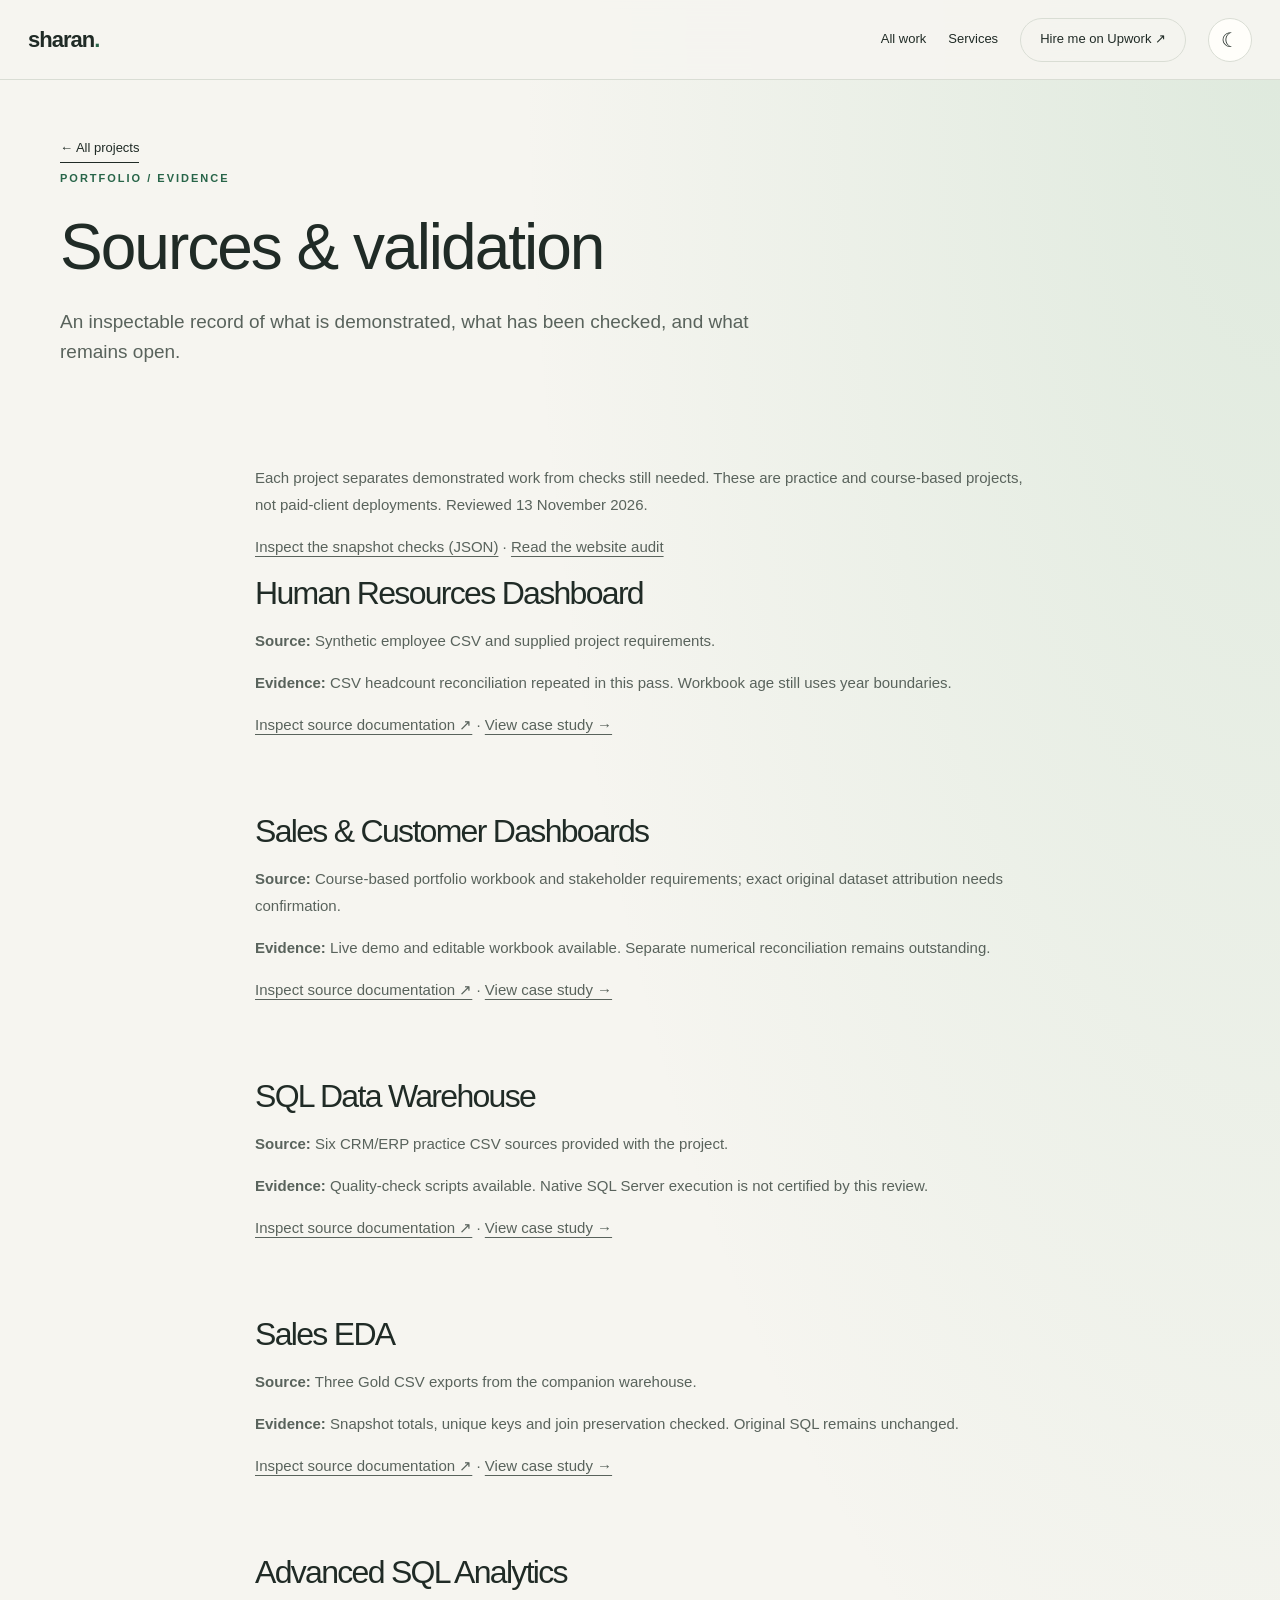
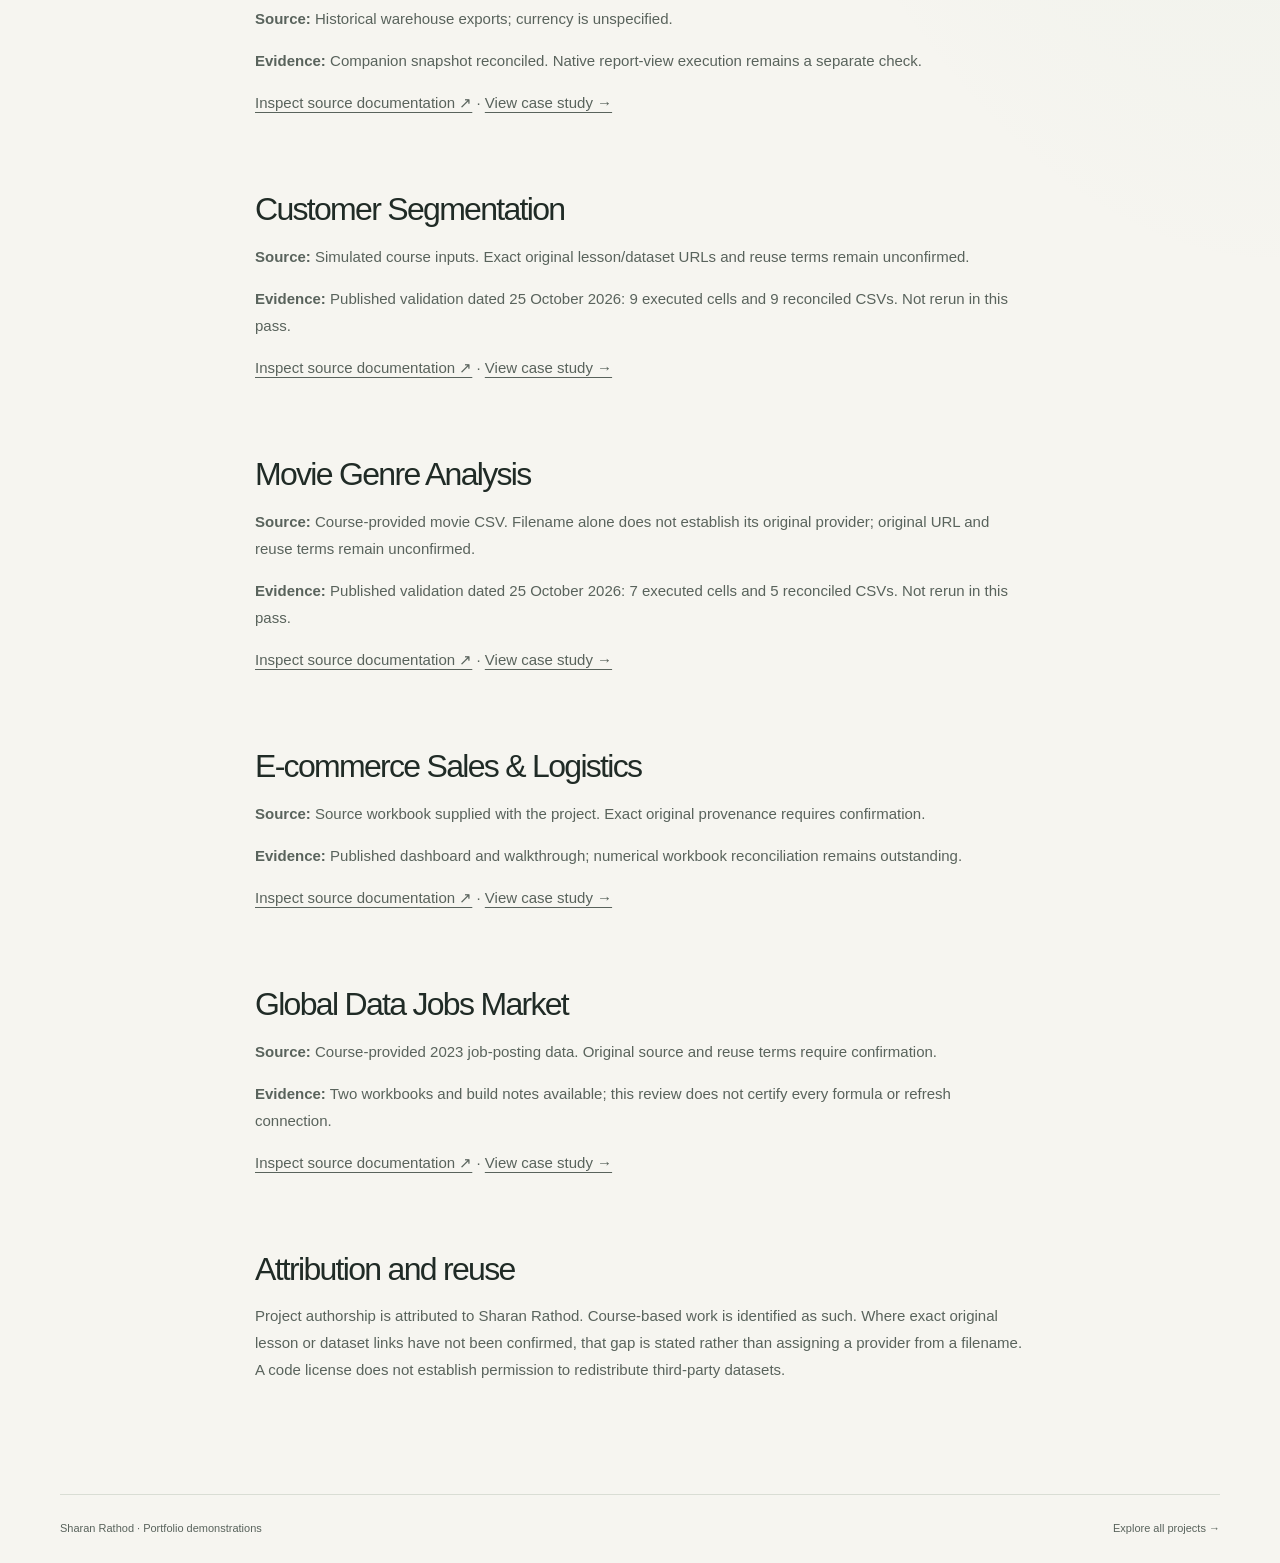
<file: evidence/index.html>
<!doctype html><html lang="en"><head><meta charset="utf-8"><meta name="viewport" content="width=device-width,initial-scale=1"><link rel="icon" href="/assets/favicon.svg"><link rel="stylesheet" href="/assets/site.css?v=layout2"><script>try{document.documentElement.dataset.theme=localStorage.getItem("portfolio-theme")||(matchMedia("(prefers-color-scheme: dark)").matches?"dark":"light")}catch{}</script><link rel="stylesheet" href="/assets/experience.css?v=client-5"><title>Sources &amp; validation | Sharan Rathod</title><meta name="description" content="An inspectable record of what is demonstrated, what has been checked, and what remains open."><link rel="canonical" href="https://sharankumarsrathod12345.github.io/evidence/"></head><body><a class="skip-link" href="#main">Skip to content</a><nav><a class="brand" href="/">sharan<span>.</span></a><div class="navlinks"><a href="/#work">All work</a><a class="optional" href="/#services">Services</a><a class="pill" href="https://www.upwork.com/freelancers/~01db224cb89f18ba29?mp_source=share" rel="noopener noreferrer" target="_blank">Hire me on Upwork ↗</a></div></nav><main class="wrap" id="main"><header class="case-top"><a class="textlink" href="/#work">← All projects</a><p class="eyebrow">PORTFOLIO / EVIDENCE</p><h1>Sources &amp; validation</h1><p class="case-lead">An inspectable record of what is demonstrated, what has been checked, and what remains open.</p></header><div class="case-body sql-story"><p>Each project separates demonstrated work from checks still needed. These are practice and course-based projects, not paid-client deployments. Reviewed 13 November 2026.</p><p><a href="/docs/data-checks.json">Inspect the snapshot checks (JSON)</a> · <a href="https://github.com/sharankumarsrathod12345/sharankumarsrathod12345.github.io/blob/main/docs/portfolio-audit.md">Read the website audit</a></p><section id="hr-dashboard"><h2>Human Resources Dashboard</h2><p><strong>Source:</strong> Synthetic employee CSV and supplied project requirements.</p><p><strong>Evidence:</strong> CSV headcount reconciliation repeated in this pass. Workbook age still uses year boundaries.</p><p><a href="https://github.com/sharankumarsrathod12345/human-resources-dashboard/blob/main/data/dataset.csv">Inspect source documentation ↗</a> · <a href="/projects/hr-dashboard/">View case study →</a></p></section><section id="sales-customer"><h2>Sales & Customer Dashboards</h2><p><strong>Source:</strong> Course-based portfolio workbook and stakeholder requirements; exact original dataset attribution needs confirmation.</p><p><strong>Evidence:</strong> Live demo and editable workbook available. Separate numerical reconciliation remains outstanding.</p><p><a href="https://github.com/sharankumarsrathod12345/sales-customer-performance-dashboards/blob/main/README.md">Inspect source documentation ↗</a> · <a href="/projects/sales-customer/">View case study →</a></p></section><section id="sql-warehouse"><h2>SQL Data Warehouse</h2><p><strong>Source:</strong> Six CRM/ERP practice CSV sources provided with the project.</p><p><strong>Evidence:</strong> Quality-check scripts available. Native SQL Server execution is not certified by this review.</p><p><a href="https://github.com/sharankumarsrathod12345/sql-data-warehouse-project/tree/main/datasets/source/">Inspect source documentation ↗</a> · <a href="/projects/sql-warehouse/">View case study →</a></p></section><section id="sales-eda"><h2>Sales EDA</h2><p><strong>Source:</strong> Three Gold CSV exports from the companion warehouse.</p><p><strong>Evidence:</strong> Snapshot totals, unique keys and join preservation checked. Original SQL remains unchanged.</p><p><a href="https://github.com/sharankumarsrathod12345/medallion-warehouse-eda-analytics/tree/main/datasets/">Inspect source documentation ↗</a> · <a href="/projects/sales-eda/">View case study →</a></p></section><section id="advanced-sql-analytics"><h2>Advanced SQL Analytics</h2><p><strong>Source:</strong> Historical warehouse exports; currency is unspecified.</p><p><strong>Evidence:</strong> Companion snapshot reconciled. Native report-view execution remains a separate check.</p><p><a href="https://github.com/sharankumarsrathod12345/advanced-sql-analytics-reports/blob/main/docs/metric-definitions-and-limitations.md">Inspect source documentation ↗</a> · <a href="/projects/advanced-sql-analytics/">View case study →</a></p></section><section id="customer-segmentation"><h2>Customer Segmentation</h2><p><strong>Source:</strong> Simulated course inputs. Exact original lesson/dataset URLs and reuse terms remain unconfirmed.</p><p><strong>Evidence:</strong> Published validation dated 25 October 2026: 9 executed cells and 9 reconciled CSVs. Not rerun in this pass.</p><p><a href="https://github.com/sharankumarsrathod12345/food-marketing-analysis-python/blob/main/docs/native-validation.json">Inspect source documentation ↗</a> · <a href="/projects/customer-segmentation/">View case study →</a></p></section><section id="movie-analysis"><h2>Movie Genre Analysis</h2><p><strong>Source:</strong> Course-provided movie CSV. Filename alone does not establish its original provider; original URL and reuse terms remain unconfirmed.</p><p><strong>Evidence:</strong> Published validation dated 25 October 2026: 7 executed cells and 5 reconciled CSVs. Not rerun in this pass.</p><p><a href="https://github.com/sharankumarsrathod12345/movie-genre-analysis-python/blob/main/docs/native-validation.json">Inspect source documentation ↗</a> · <a href="/projects/movie-analysis/">View case study →</a></p></section><section id="ecommerce"><h2>E-commerce Sales & Logistics</h2><p><strong>Source:</strong> Source workbook supplied with the project. Exact original provenance requires confirmation.</p><p><strong>Evidence:</strong> Published dashboard and walkthrough; numerical workbook reconciliation remains outstanding.</p><p><a href="https://github.com/sharankumarsrathod12345/ecommerce-sales-logistics-dashboard-excel/blob/main/README.md">Inspect source documentation ↗</a> · <a href="/projects/ecommerce/">View case study →</a></p></section><section id="data-jobs"><h2>Global Data Jobs Market</h2><p><strong>Source:</strong> Course-provided 2023 job-posting data. Original source and reuse terms require confirmation.</p><p><strong>Evidence:</strong> Two workbooks and build notes available; this review does not certify every formula or refresh connection.</p><p><a href="https://github.com/sharankumarsrathod12345/global-data-jobs-market-analysis-excel/blob/main/0_Resources/Datasets/README.md">Inspect source documentation ↗</a> · <a href="/projects/data-jobs/">View case study →</a></p></section><section><h2>Attribution and reuse</h2><p>Project authorship is attributed to Sharan Rathod. Course-based work is identified as such. Where exact original lesson or dataset links have not been confirmed, that gap is stated rather than assigning a provider from a filename. A code license does not establish permission to redistribute third-party datasets.</p></section></div><footer><span>Sharan Rathod · Portfolio demonstrations</span><a href="/#work">Explore all projects →</a></footer></main><script src="/assets/experience.js?v=client-5" defer></script></body></html>
</file>
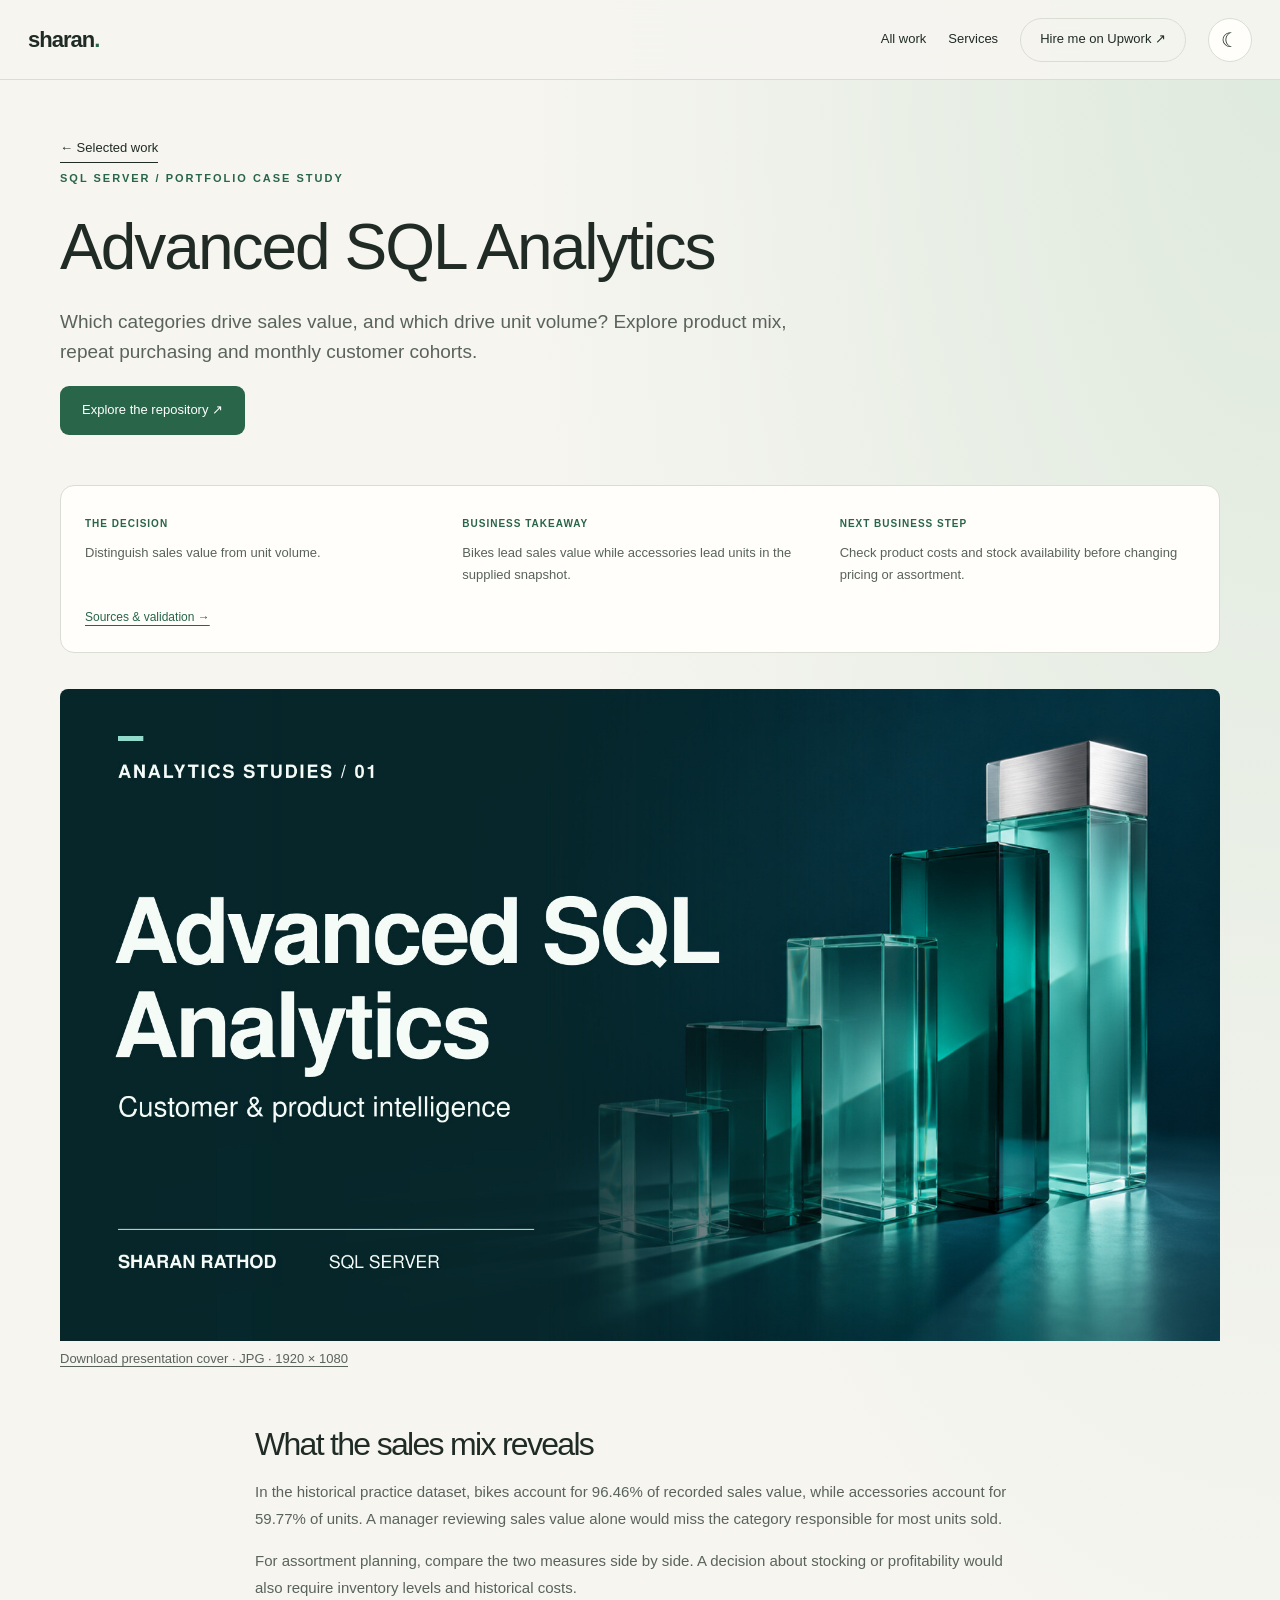
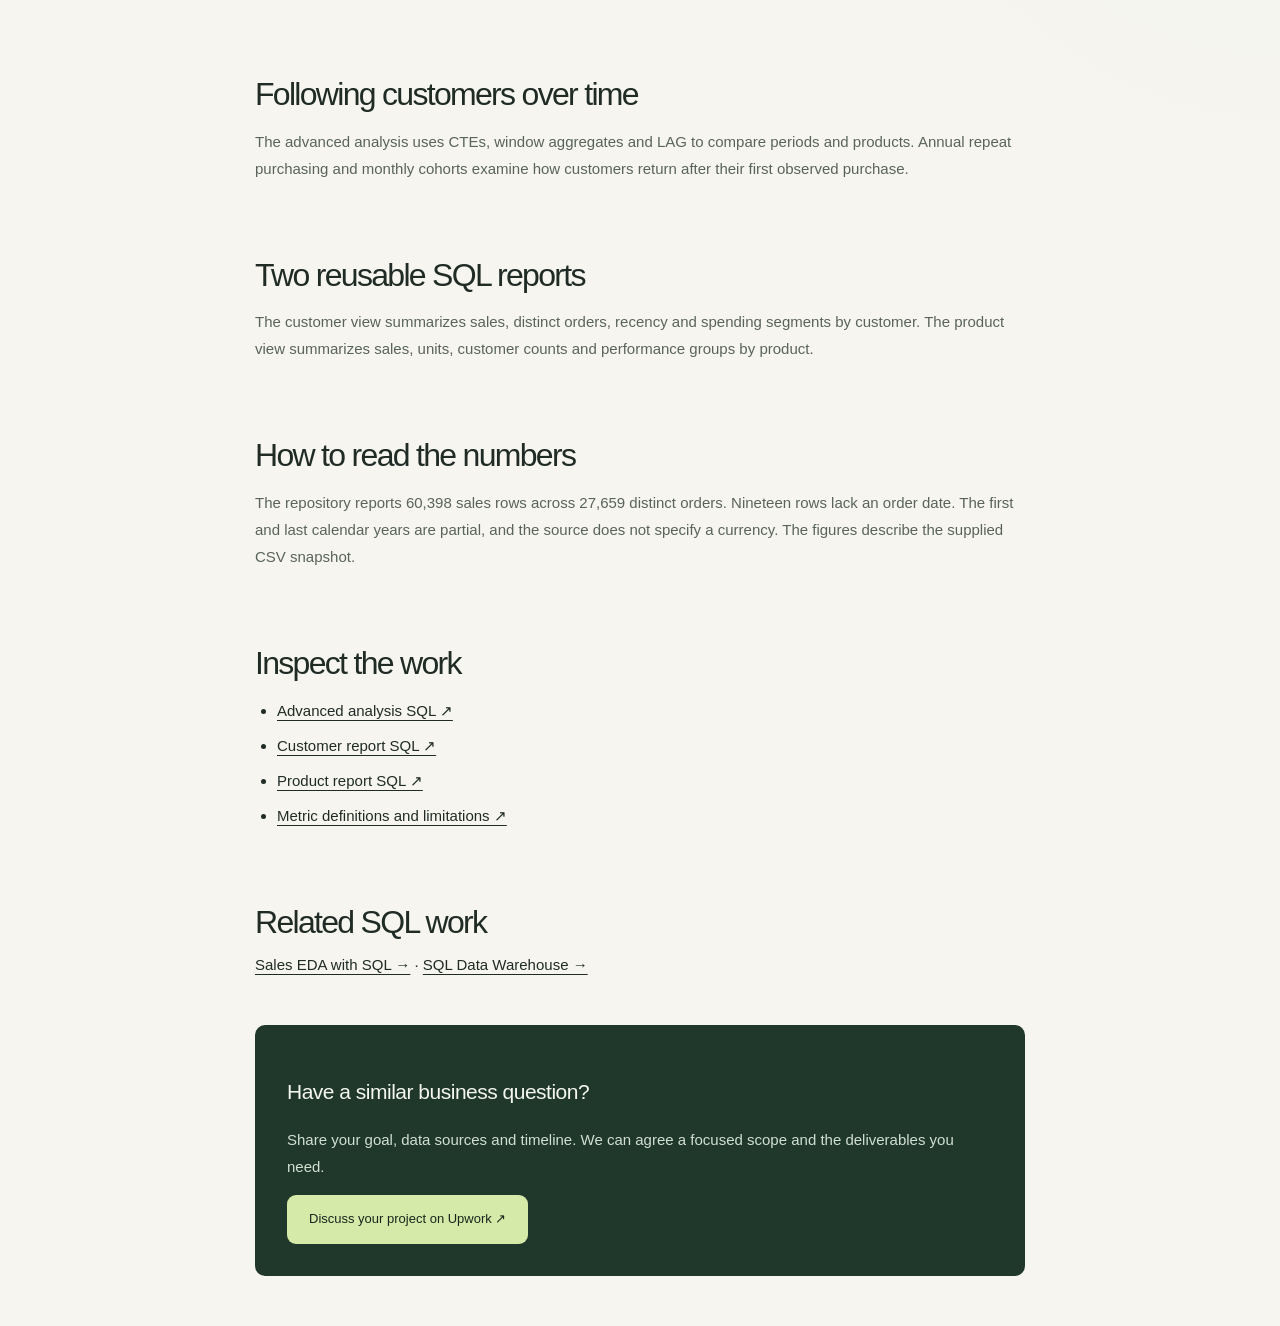
<file: projects/advanced-sql-analytics/index.html>
<!DOCTYPE html>

<html lang="en"><head><meta charset="utf-8"/><meta content="width=device-width,initial-scale=1" name="viewport"/><title>Advanced SQL Analytics | Sharan Rathod</title><link href="/assets/favicon.svg" rel="icon"/><link href="/assets/site.css?v=layout2" rel="stylesheet"/><meta name="description" content="Which categories drive sales value, and which drive unit volume? Explore product mix, repeat purchasing and monthly customer cohorts."><link rel="canonical" href="https://sharankumarsrathod12345.github.io/projects/advanced-sql-analytics/"><script>try{document.documentElement.dataset.theme=localStorage.getItem("portfolio-theme")||(matchMedia("(prefers-color-scheme: dark)").matches?"dark":"light")}catch{}</script><link rel="stylesheet" href="/assets/experience.css?v=client-5"></head><body><a class="skip-link" href="#main">Skip to case study</a><nav><a class="brand" href="/">sharan<span>.</span></a><div class="navlinks"><a href="/#work">All work</a><a class="optional" href="/#services">Services</a><a class="pill" href="https://www.upwork.com/freelancers/~01db224cb89f18ba29?mp_source=share" rel="noopener noreferrer" target="_blank">Hire me on Upwork ↗</a></div></nav><main class="wrap" id="main"><header class="case-top"><a class="textlink" href="/#work">← Selected work</a><p class="eyebrow">SQL SERVER / PORTFOLIO CASE STUDY</p><h1>Advanced SQL Analytics</h1><p class="case-lead">Which categories drive sales value, and which drive unit volume? Explore product mix, repeat purchasing and monthly customer cohorts.</p><a class="btn" href="https://github.com/sharankumarsrathod12345/advanced-sql-analytics-reports">Explore the repository ↗</a></header><section class="project-brief" aria-label="Project at a glance"><div><span>THE DECISION</span><p>Distinguish sales value from unit volume.</p></div><div><span>BUSINESS TAKEAWAY</span><p>Bikes lead sales value while accessories lead units in the supplied snapshot.</p></div><div><span>NEXT BUSINESS STEP</span><p>Check product costs and stock availability before changing pricing or assortment.</p></div><a href="/evidence/#advanced-sql-analytics">Sources &amp; validation →</a></section><figure class="sql-cover"><a href="/assets/advanced-sql-analytics-cover.jpg" aria-label="Open full-size presentation cover"><img src="/assets/advanced-sql-analytics-cover.jpg" loading="eager" decoding="async" alt="Advanced SQL Analytics cover with a teal glass column sculpture" width="1920" height="1080"></a><figcaption><a href="/assets/advanced-sql-analytics-cover.jpg" download>Download presentation cover · JPG · 1920 × 1080</a></figcaption></figure><div class="case-body sql-story"><section><h2>What the sales mix reveals</h2><p>In the historical practice dataset, bikes account for 96.46% of recorded sales value, while accessories account for 59.77% of units. A manager reviewing sales value alone would miss the category responsible for most units sold.</p><p>For assortment planning, compare the two measures side by side. A decision about stocking or profitability would also require inventory levels and historical costs.</p></section><section><h2>Following customers over time</h2><p>The advanced analysis uses CTEs, window aggregates and LAG to compare periods and products. Annual repeat purchasing and monthly cohorts examine how customers return after their first observed purchase.</p></section><section><h2>Two reusable SQL reports</h2><p>The customer view summarizes sales, distinct orders, recency and spending segments by customer. The product view summarizes sales, units, customer counts and performance groups by product.</p></section><section><h2>How to read the numbers</h2><p>The repository reports 60,398 sales rows across 27,659 distinct orders. Nineteen rows lack an order date. The first and last calendar years are partial, and the source does not specify a currency. The figures describe the supplied CSV snapshot.</p></section><section><h2>Inspect the work</h2><ul><li><a href="https://github.com/sharankumarsrathod12345/advanced-sql-analytics-reports/blob/main/sql/01_advanced_sql_analytics.sql">Advanced analysis SQL ↗</a></li><li><a href="https://github.com/sharankumarsrathod12345/advanced-sql-analytics-reports/blob/main/sql/02_customer_analytics_report.sql">Customer report SQL ↗</a></li><li><a href="https://github.com/sharankumarsrathod12345/advanced-sql-analytics-reports/blob/main/sql/03_product_performance_report.sql">Product report SQL ↗</a></li><li><a href="https://github.com/sharankumarsrathod12345/advanced-sql-analytics-reports/blob/main/docs/metric-definitions-and-limitations.md">Metric definitions and limitations ↗</a></li></ul></section><section><h2>Related SQL work</h2><a href="/projects/sales-eda/">Sales EDA with SQL →</a> · <a href="/projects/sql-warehouse/">SQL Data Warehouse →</a></section><div class="case-end"><h3>Have a similar business question?</h3><p>Share your goal, data sources and timeline. We can agree a focused scope and the deliverables you need.</p><a class="btn" href="https://www.upwork.com/freelancers/~01db224cb89f18ba29?mp_source=share" rel="noopener noreferrer" target="_blank">Discuss your project on Upwork ↗</a></div></div></main><script src="/assets/experience.js?v=client-5" defer></script></body></html>
</file>
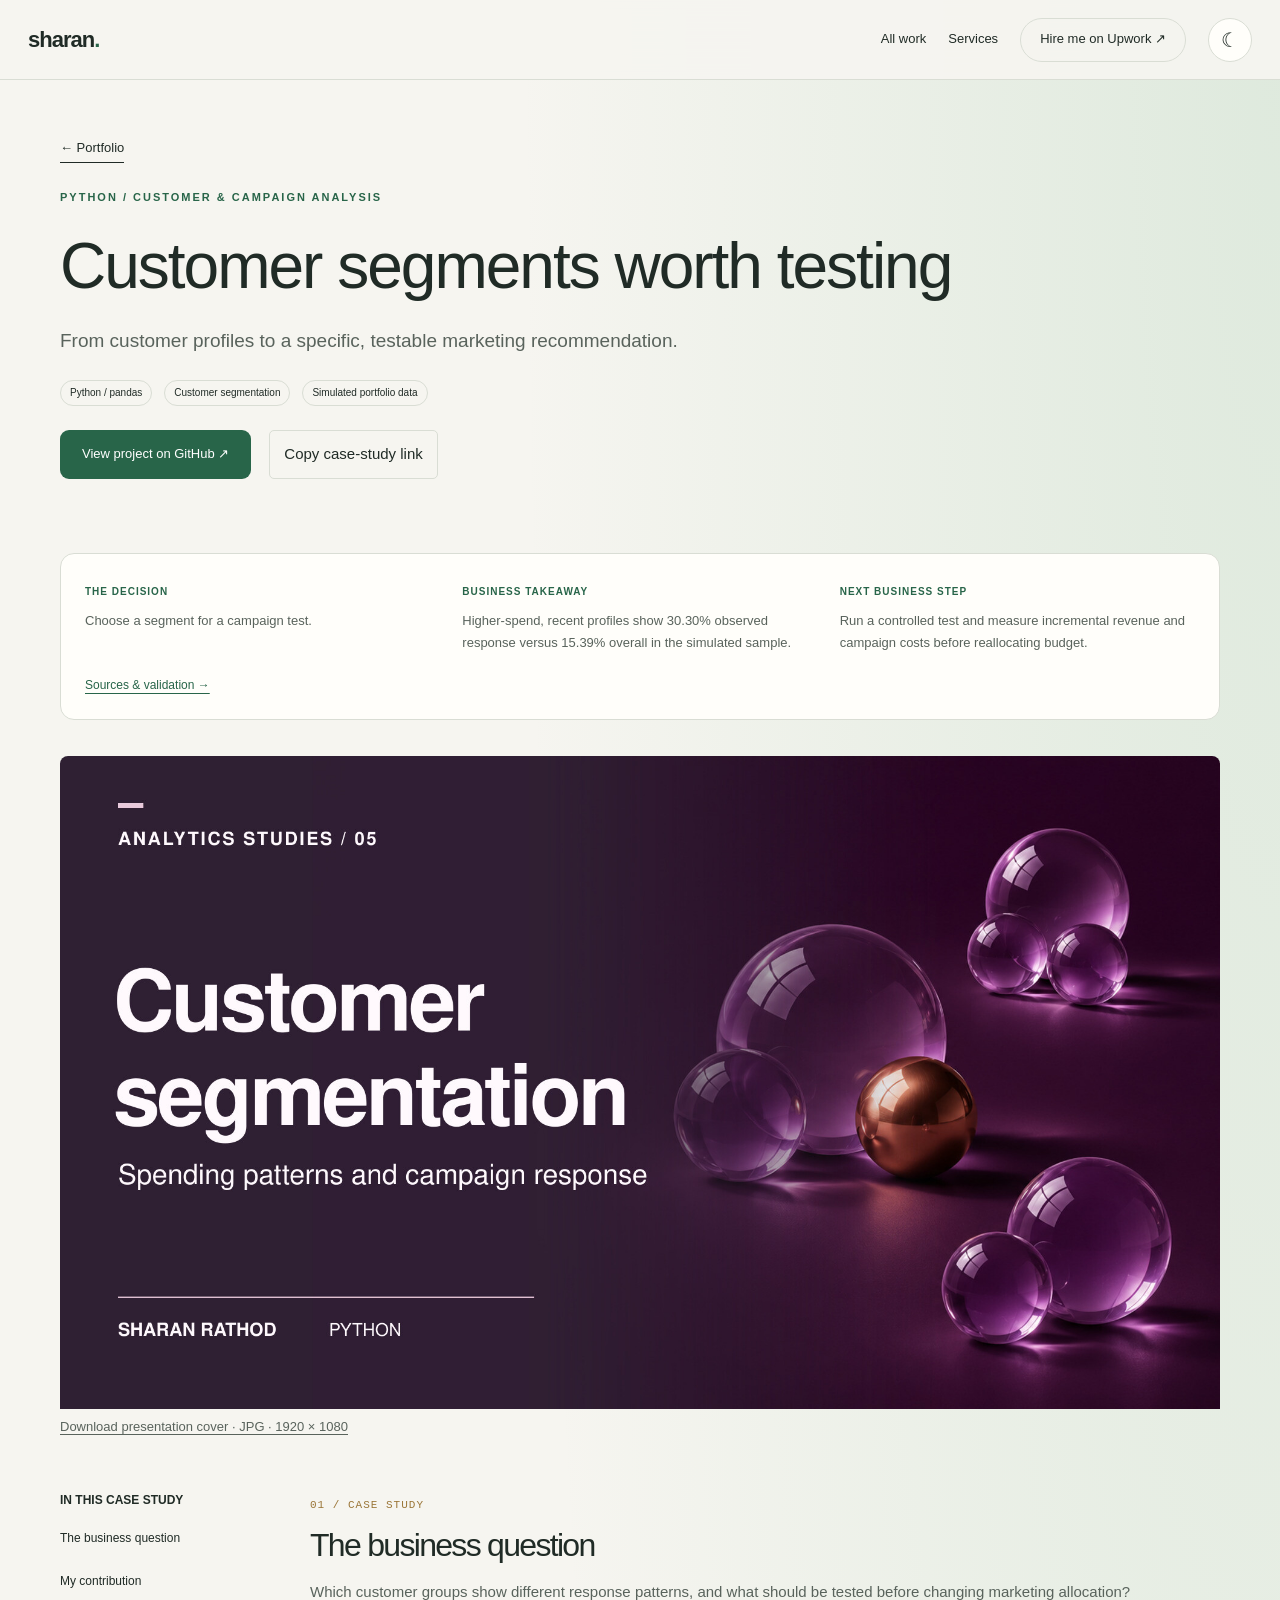
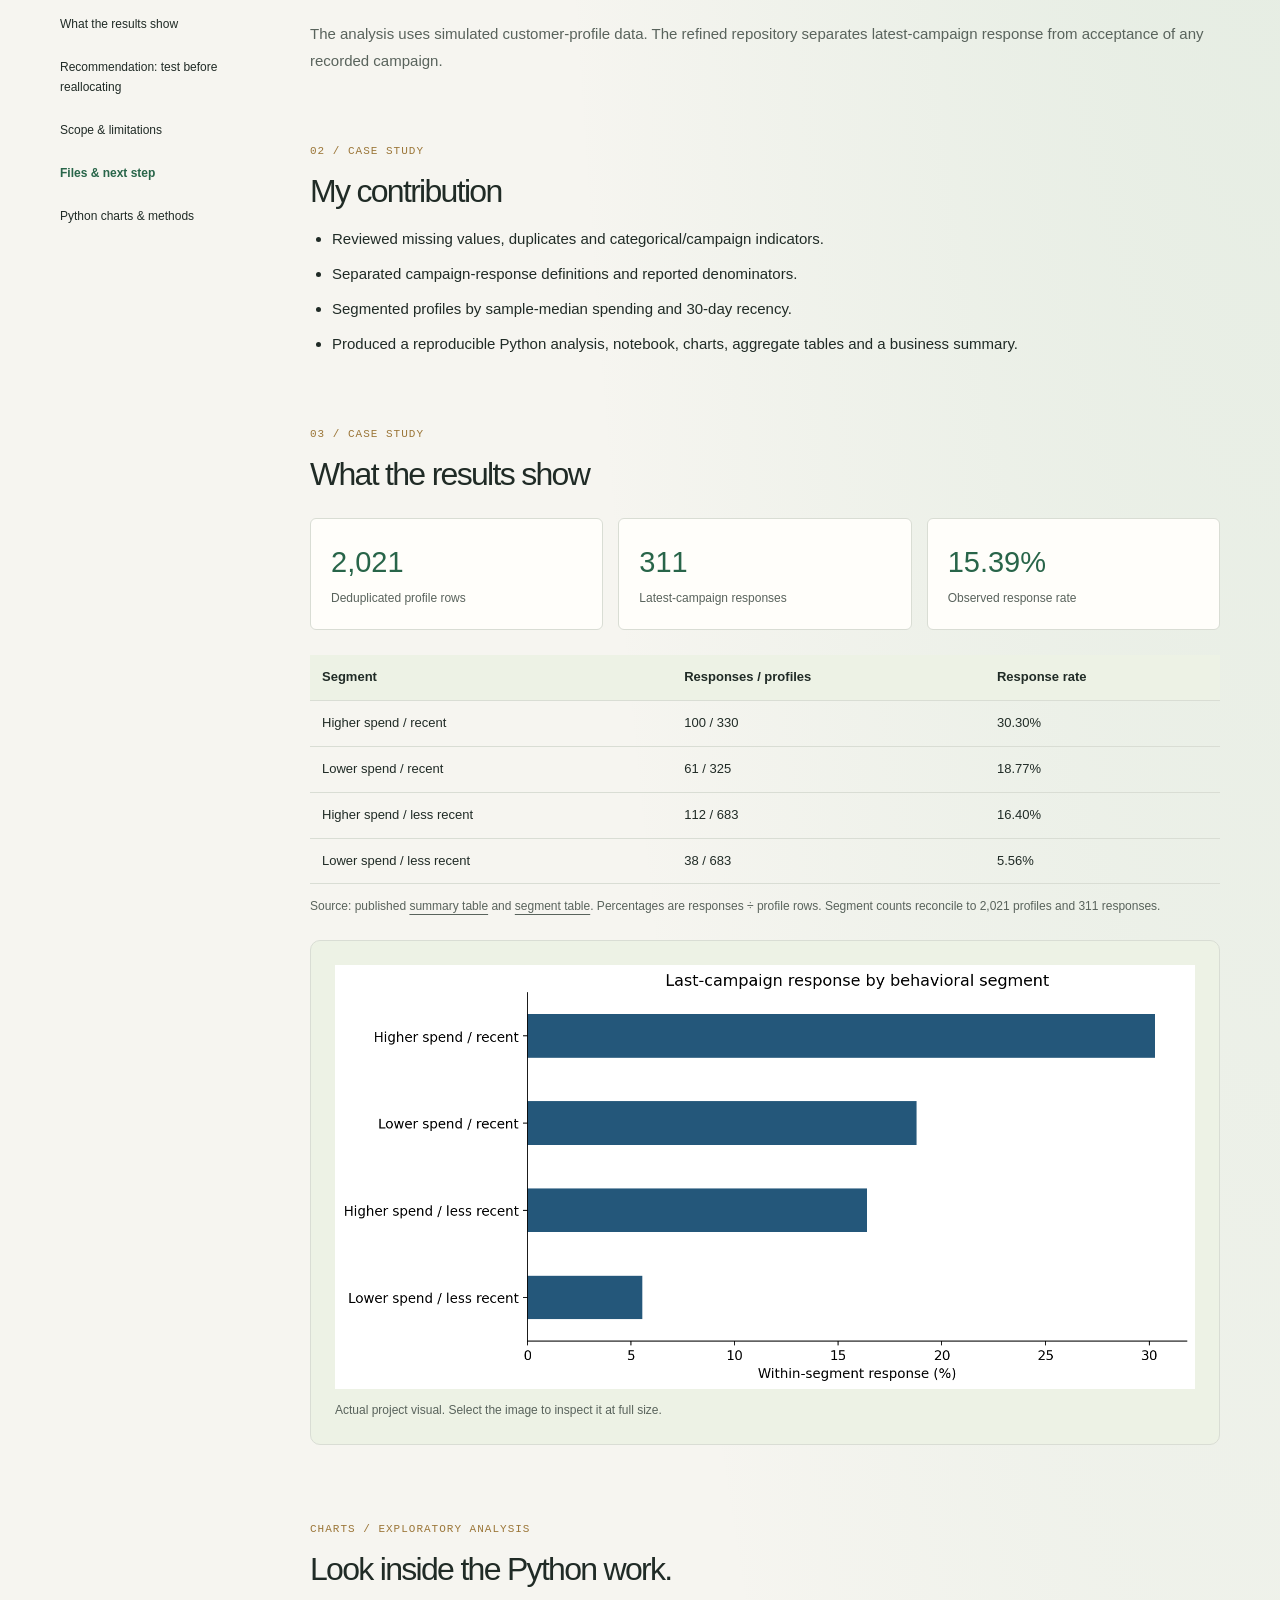
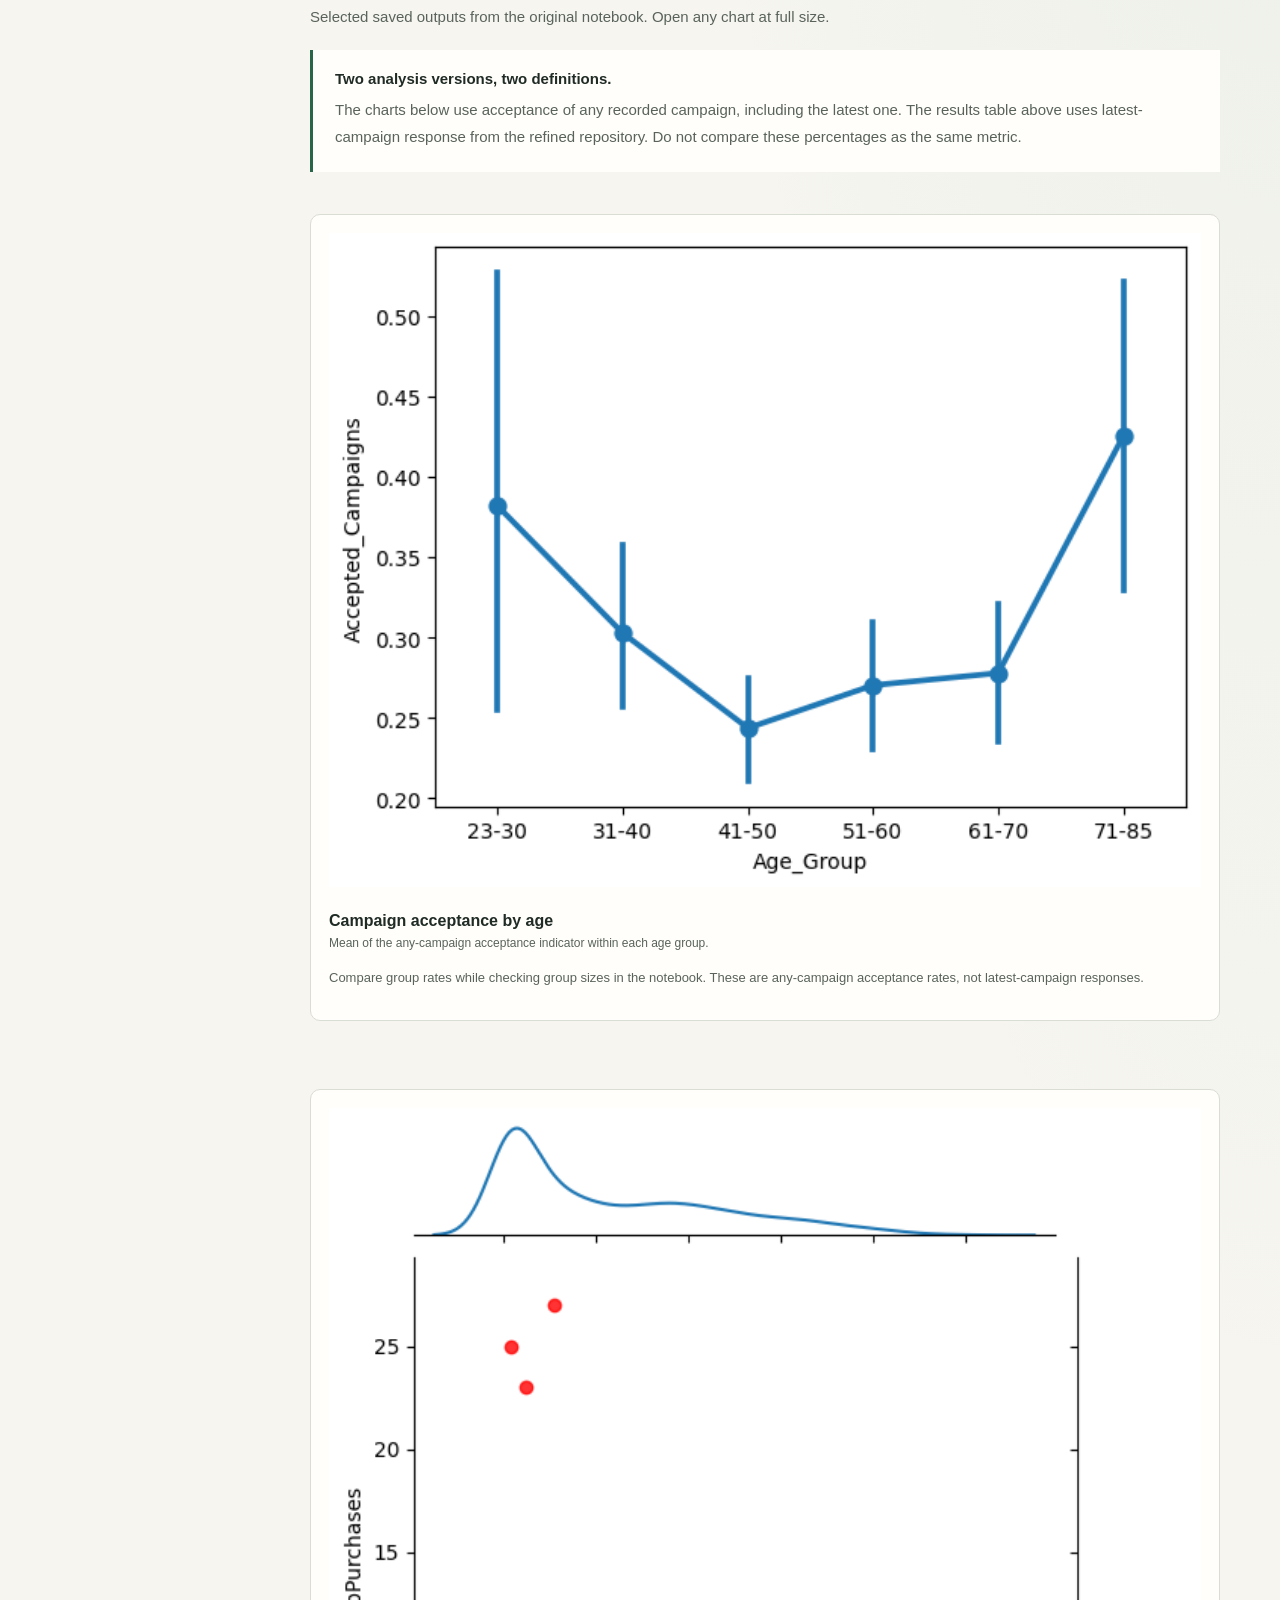
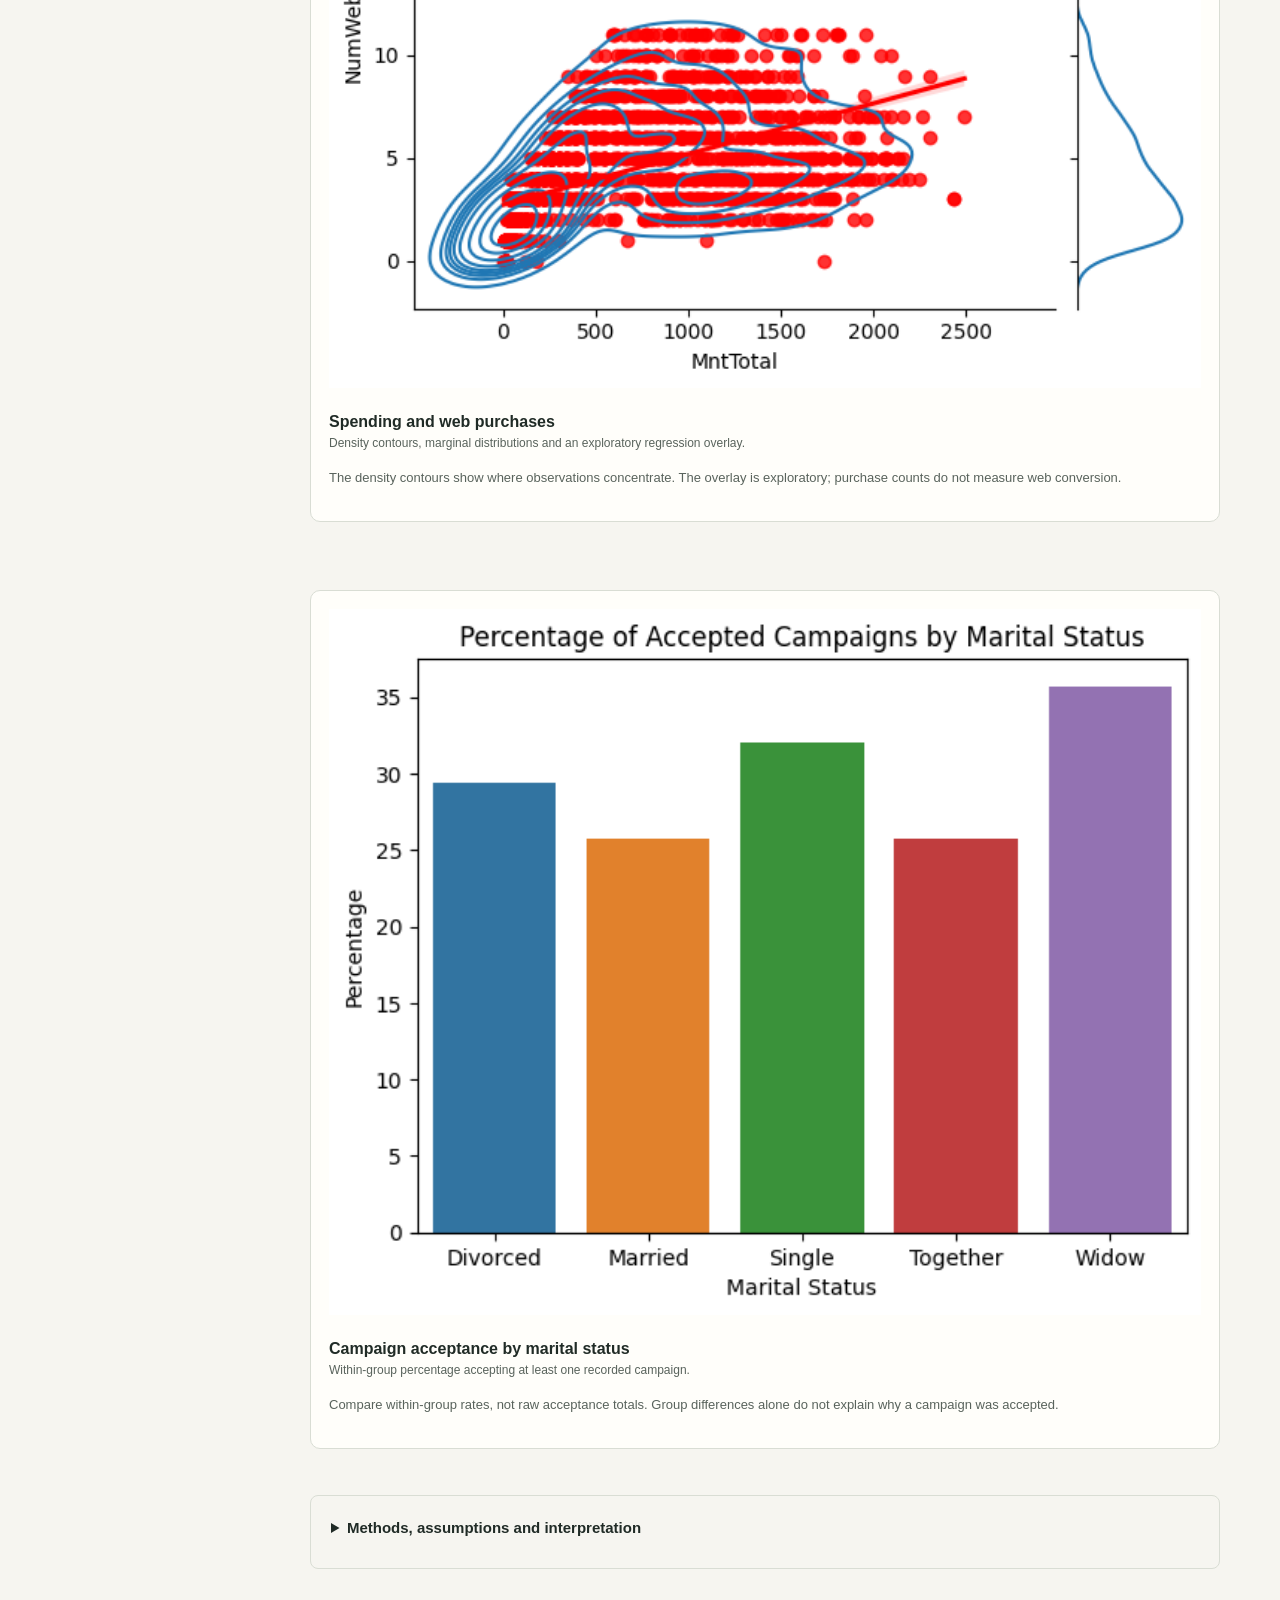
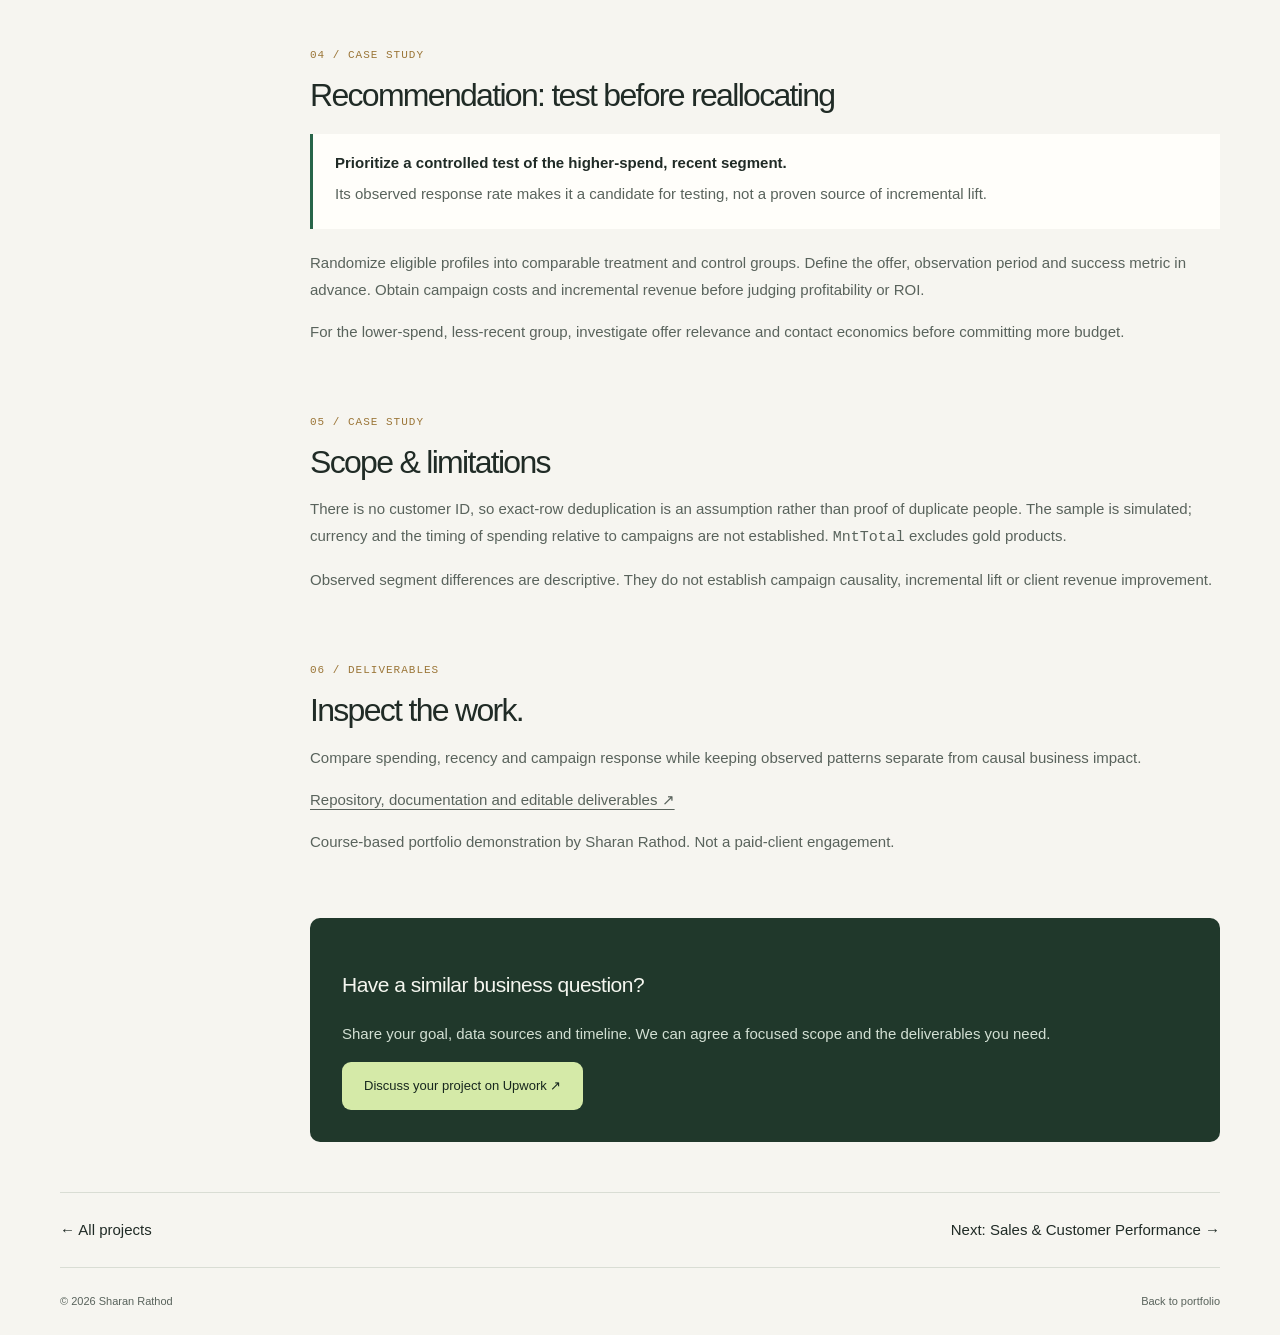
<file: projects/customer-segmentation/index.html>
<!DOCTYPE html>

<html lang="en"><head><meta charset="utf-8"/><meta content="width=device-width,initial-scale=1" name="viewport"/><title>Customer segments worth testing | Sharan Rathod</title><meta content="Compare spending, recency and campaign response while keeping observed patterns separate from causal business impact." name="description"/><link href="https://sharankumarsrathod12345.github.io/projects/customer-segmentation/" rel="canonical"/><meta content="Customer segments worth testing | Sharan Rathod" property="og:title"/><meta content="Compare spending, recency and campaign response while keeping observed patterns separate from causal business impact." property="og:description"/><meta content="article" property="og:type"/><meta content="https://sharankumarsrathod12345.github.io/projects/customer-segmentation/" property="og:url"/><link href="/assets/favicon.svg" rel="icon"/><link href="/assets/site.css?v=layout2" rel="stylesheet"/><script>try{document.documentElement.dataset.theme=localStorage.getItem("portfolio-theme")||(matchMedia("(prefers-color-scheme: dark)").matches?"dark":"light")}catch{}</script><link rel="stylesheet" href="/assets/experience.css?v=client-5"></head><body><a class="skip-link" href="#main">Skip to case study</a><nav><a class="brand" href="/">sharan<span>.</span></a><div class="navlinks"><a href="/#work">All work</a><a class="optional" href="/#services">Services</a><a class="pill" href="https://www.upwork.com/freelancers/~01db224cb89f18ba29?mp_source=share" rel="noopener noreferrer" target="_blank">Hire me on Upwork ↗</a></div></nav><main class="wrap" id="main"><header class="case-top"><a class="textlink" href="/#work">← Portfolio</a><p class="eyebrow" style="margin-top:30px">PYTHON / CUSTOMER &amp; CAMPAIGN ANALYSIS</p><h1>Customer segments worth testing</h1><p class="case-lead">From customer profiles to a specific, testable marketing recommendation.</p><div class="case-meta"><span class="tag">Python / pandas</span><span class="tag">Customer segmentation</span><span class="tag">Simulated portfolio data</span></div><div class="case-links"><a class="btn" href="https://github.com/sharankumarsrathod12345/food-marketing-analysis-python" rel="noopener noreferrer" target="_blank">View project on GitHub ↗</a><button class="copy-link" type="button">Copy case-study link</button><span class="copy-status" role="status"></span></div></header><section class="project-brief" aria-label="Project at a glance"><div><span>THE DECISION</span><p>Choose a segment for a campaign test.</p></div><div><span>BUSINESS TAKEAWAY</span><p>Higher-spend, recent profiles show 30.30% observed response versus 15.39% overall in the simulated sample.</p></div><div><span>NEXT BUSINESS STEP</span><p>Run a controlled test and measure incremental revenue and campaign costs before reallocating budget.</p></div><a href="/evidence/#customer-segmentation">Sources &amp; validation →</a></section><figure class="sql-cover"><a href="/assets/customer-segmentation-cover.jpg"><img src="/assets/customer-segmentation-cover.jpg" loading="lazy" decoding="async" alt="Customer segmentation presentation cover" width="1920" height="1080"></a><figcaption><a href="/assets/customer-segmentation-cover.jpg" download>Download presentation cover · JPG · 1920 × 1080</a></figcaption></figure><div class="case-layout"><aside aria-label="On this page" class="case-aside"><b>IN THIS CASE STUDY</b><a href="#question">The business question</a><a href="#build">My contribution</a><a href="#evidence">What the results show</a><a href="#decision">Recommendation: test before reallocating</a><a href="#limits">Scope &amp; limitations</a><a href="#deliverables">Files &amp; next step</a><a href="#charts">Python charts &amp; methods</a></aside><div class="case-body"><section id="question"><span class="sectionnum">01 / CASE STUDY</span><h2>The business question</h2><p>Which customer groups show different response patterns, and what should be tested before changing marketing allocation?</p><p>The analysis uses simulated customer-profile data. The refined repository separates latest-campaign response from acceptance of any recorded campaign.</p></section><section id="build"><span class="sectionnum">02 / CASE STUDY</span><h2>My contribution</h2><ul><li>Reviewed missing values, duplicates and categorical/campaign indicators.</li><li>Separated campaign-response definitions and reported denominators.</li><li>Segmented profiles by sample-median spending and 30-day recency.</li><li>Produced a reproducible Python analysis, notebook, charts, aggregate tables and a business summary.</li></ul></section><section id="evidence"><span class="sectionnum">03 / CASE STUDY</span><h2>What the results show</h2><div class="numbers"><div><strong>2,021</strong><span>Deduplicated profile rows</span></div><div><strong>311</strong><span>Latest-campaign responses</span></div><div><strong>15.39%</strong><span>Observed response rate</span></div></div><div aria-label="Campaign response by segment; scroll horizontally if needed" class="table-wrap" role="region" tabindex="0"><table><thead><tr><th scope="col">Segment</th><th scope="col">Responses / profiles</th><th scope="col">Response rate</th></tr></thead><tbody><tr><td>Higher spend / recent</td><td>100 / 330</td><td>30.30%</td></tr><tr><td>Lower spend / recent</td><td>61 / 325</td><td>18.77%</td></tr><tr><td>Higher spend / less recent</td><td>112 / 683</td><td>16.40%</td></tr><tr><td>Lower spend / less recent</td><td>38 / 683</td><td>5.56%</td></tr></tbody></table></div><p class="evidence">Source: published <a href="https://github.com/sharankumarsrathod12345/food-marketing-analysis-python/blob/main/outputs/summary.csv">summary table</a> and <a href="https://github.com/sharankumarsrathod12345/food-marketing-analysis-python/blob/main/outputs/behavior_segments.csv">segment table</a>. Percentages are responses ÷ profile rows. Segment counts reconcile to 2,021 profiles and 311 responses.</p><figure class="case-cover"><a class="full-image" href="/assets/food-cover.png" rel="noopener" target="_blank"><img alt="Customer segments worth testing — actual project visual" src="/assets/food-cover.png" width="1578" height="778"></a><figcaption>Actual project visual. Select the image to inspect it at full size.</figcaption></figure></section><section id="charts"><span class="sectionnum">CHARTS / EXPLORATORY ANALYSIS</span><h2>Look inside the Python work.</h2><p>Selected saved outputs from the original notebook. Open any chart at full size.</p><div class="callout"><strong>Two analysis versions, two definitions.</strong><p>The charts below use acceptance of any recorded campaign, including the latest one. The results table above uses latest-campaign response from the refined repository. Do not compare these percentages as the same metric.</p></div><div class="analysis-gallery"><figure><a aria-label="Open full-size chart: Campaign acceptance by age" href="/assets/food-24.png" rel="noopener noreferrer" target="_blank"><img alt="Campaign acceptance by age" loading="lazy" src="/assets/food-24.png" width="576" height="432"></a><figcaption><strong>Campaign acceptance by age</strong><br/>Mean of the any-campaign acceptance indicator within each age group.<p>Compare group rates while checking group sizes in the notebook. These are any-campaign acceptance rates, not latest-campaign responses.</p></figcaption></figure><figure><a aria-label="Open full-size chart: Spending and web purchases" href="/assets/food-38.png" rel="noopener noreferrer" target="_blank"><img alt="Spending and web purchases" loading="lazy" src="/assets/food-38.png" width="585" height="590"></a><figcaption><strong>Spending and web purchases</strong><br/>Density contours, marginal distributions and an exploratory regression overlay.<p>The density contours show where observations concentrate. The overlay is exploratory; purchase counts do not measure web conversion.</p></figcaption></figure><figure><a aria-label="Open full-size chart: Campaign acceptance by marital status" href="/assets/food-60.png" rel="noopener noreferrer" target="_blank"><img alt="Campaign acceptance by marital status" loading="lazy" src="/assets/food-60.png" width="562" height="455"></a><figcaption><strong>Campaign acceptance by marital status</strong><br/>Within-group percentage accepting at least one recorded campaign.<p>Compare within-group rates, not raw acceptance totals. Group differences alone do not explain why a campaign was accepted.</p></figcaption></figure></div><details class="method-details"><summary>Methods, assumptions and interpretation</summary><p>pandas and NumPy support preparation and grouping; Pearson correlation describes linear association; Seaborn and Matplotlib provide distributions, heatmaps and exploratory regression overlays. These fitted lines are not validated predictive models. See the repository for the complete notebook and refined analysis.</p></details></section><section id="decision"><span class="sectionnum">04 / CASE STUDY</span><h2>Recommendation: test before reallocating</h2><div class="callout"><strong>Prioritize a controlled test of the higher-spend, recent segment.</strong><p>Its observed response rate makes it a candidate for testing, not a proven source of incremental lift.</p></div><p>Randomize eligible profiles into comparable treatment and control groups. Define the offer, observation period and success metric in advance. Obtain campaign costs and incremental revenue before judging profitability or ROI.</p><p>For the lower-spend, less-recent group, investigate offer relevance and contact economics before committing more budget.</p></section><section id="limits"><span class="sectionnum">05 / CASE STUDY</span><h2>Scope &amp; limitations</h2><p>There is no customer ID, so exact-row deduplication is an assumption rather than proof of duplicate people. The sample is simulated; currency and the timing of spending relative to campaigns are not established. <code>MntTotal</code> excludes gold products.</p><p>Observed segment differences are descriptive. They do not establish campaign causality, incremental lift or client revenue improvement.</p></section><section id="deliverables"><span class="sectionnum">06 / DELIVERABLES</span><h2>Inspect the work.</h2><p>Compare spending, recency and campaign response while keeping observed patterns separate from causal business impact.</p><p><a href="https://github.com/sharankumarsrathod12345/food-marketing-analysis-python" rel="noopener noreferrer" target="_blank">Repository, documentation and editable deliverables ↗</a></p><p class="tiny">Course-based portfolio demonstration by Sharan Rathod. Not a paid-client engagement.</p></section><div class="case-end"><h3>Have a similar business question?</h3><p>Share your goal, data sources and timeline. We can agree a focused scope and the deliverables you need.</p><a class="btn" href="https://www.upwork.com/freelancers/~01db224cb89f18ba29?mp_source=share" rel="noopener noreferrer" target="_blank">Discuss your project on Upwork ↗</a></div></div></div><div class="next-case"><a href="/#work">← All projects</a><a href="/projects/sales-customer/">Next: Sales &amp; Customer Performance →</a></div><footer><span>© 2026 Sharan Rathod</span><a href="/">Back to portfolio</a></footer></main><script>document.querySelector('.copy-link').onclick=async()=>{const status=document.querySelector('.copy-status');try{await navigator.clipboard.writeText(location.origin+location.pathname);status.textContent='Link copied. Ready to share.';}catch(e){status.textContent='Copy this page’s address from your browser to share it.';}};</script><script src="/assets/experience.js?v=client-5" defer></script></body></html>
</file>
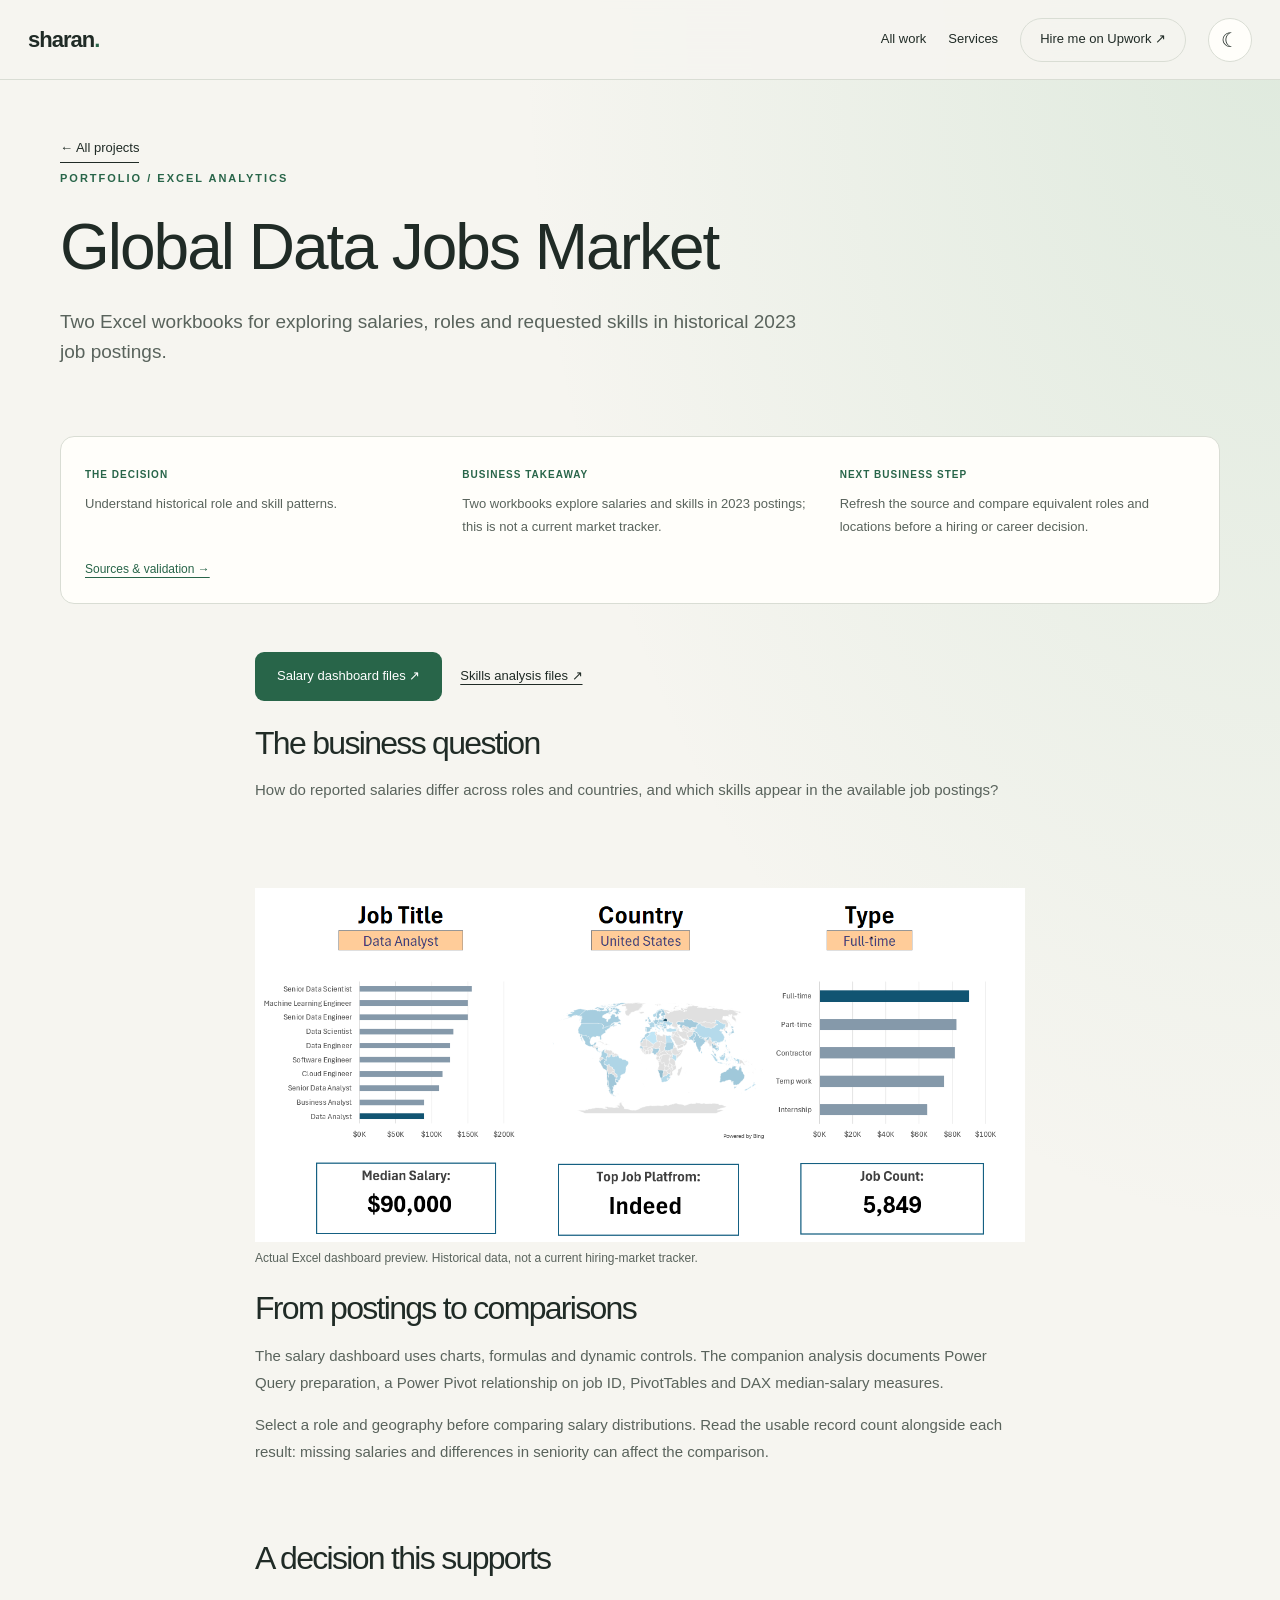
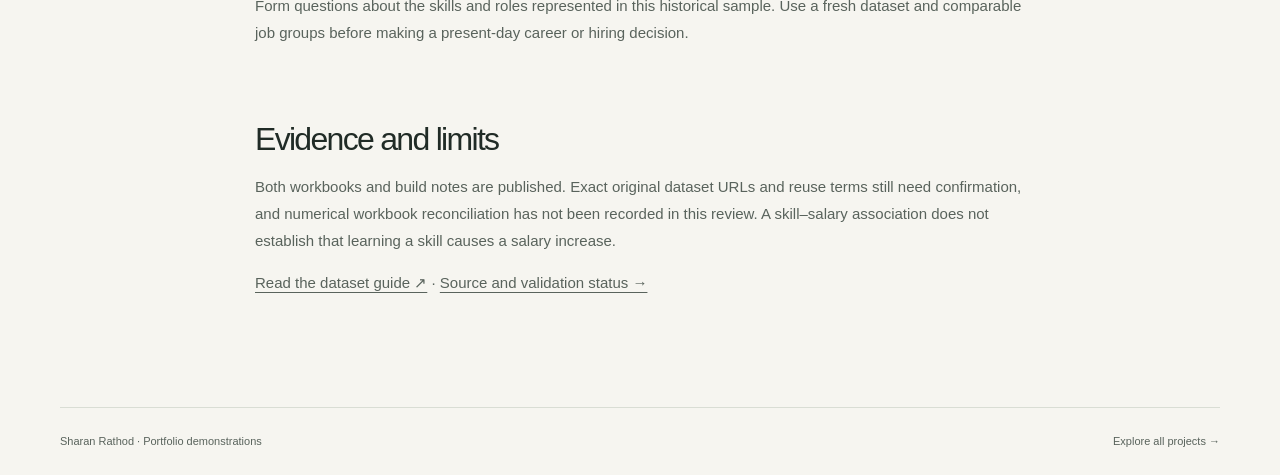
<file: projects/data-jobs/index.html>
<!doctype html><html lang="en"><head><meta charset="utf-8"><meta name="viewport" content="width=device-width,initial-scale=1"><link rel="icon" href="/assets/favicon.svg"><link rel="stylesheet" href="/assets/site.css?v=layout2"><script>try{document.documentElement.dataset.theme=localStorage.getItem("portfolio-theme")||(matchMedia("(prefers-color-scheme: dark)").matches?"dark":"light")}catch{}</script><link rel="stylesheet" href="/assets/experience.css?v=client-5"><title>Global Data Jobs Market | Sharan Rathod</title><meta name="description" content="Two Excel workbooks for exploring salaries, roles and requested skills in historical 2023 job postings."><link rel="canonical" href="https://sharankumarsrathod12345.github.io/projects/data-jobs/"></head><body><a class="skip-link" href="#main">Skip to content</a><nav><a class="brand" href="/">sharan<span>.</span></a><div class="navlinks"><a href="/#work">All work</a><a class="optional" href="/#services">Services</a><a class="pill" href="https://www.upwork.com/freelancers/~01db224cb89f18ba29?mp_source=share" rel="noopener noreferrer" target="_blank">Hire me on Upwork ↗</a></div></nav><main class="wrap" id="main"><header class="case-top"><a class="textlink" href="/#work">← All projects</a><p class="eyebrow">PORTFOLIO / EXCEL ANALYTICS</p><h1>Global Data Jobs Market</h1><p class="case-lead">Two Excel workbooks for exploring salaries, roles and requested skills in historical 2023 job postings.</p></header><section class="project-brief" aria-label="Project at a glance"><div><span>THE DECISION</span><p>Understand historical role and skill patterns.</p></div><div><span>BUSINESS TAKEAWAY</span><p>Two workbooks explore salaries and skills in 2023 postings; this is not a current market tracker.</p></div><div><span>NEXT BUSINESS STEP</span><p>Refresh the source and compare equivalent roles and locations before a hiring or career decision.</p></div><a href="/evidence/#data-jobs">Sources &amp; validation →</a></section><div class="case-body sql-story"><div class="case-links"><a class="btn" href="https://github.com/sharankumarsrathod12345/global-data-jobs-market-analysis-excel/tree/main/global-data-jobs-market-analysis-dashboard">Salary dashboard files ↗</a><a href="https://github.com/sharankumarsrathod12345/global-data-jobs-market-analysis-excel/tree/main/global-data-jobs-market-analysis-report">Skills analysis files ↗</a></div><section><h2>The business question</h2><p>How do reported salaries differ across roles and countries, and which skills appear in the available job postings?</p></section><figure><a href="/assets/jobs.png"><img src="/assets/jobs.png" alt="Excel data jobs dashboard with salary and role comparisons" loading="lazy" width="1347" height="619"></a><figcaption>Actual Excel dashboard preview. Historical data, not a current hiring-market tracker.</figcaption></figure><section><h2>From postings to comparisons</h2><p>The salary dashboard uses charts, formulas and dynamic controls. The companion analysis documents Power Query preparation, a Power Pivot relationship on job ID, PivotTables and DAX median-salary measures.</p><p>Select a role and geography before comparing salary distributions. Read the usable record count alongside each result: missing salaries and differences in seniority can affect the comparison.</p></section><section><h2>A decision this supports</h2><p>Form questions about the skills and roles represented in this historical sample. Use a fresh dataset and comparable job groups before making a present-day career or hiring decision.</p></section><section><h2>Evidence and limits</h2><p>Both workbooks and build notes are published. Exact original dataset URLs and reuse terms still need confirmation, and numerical workbook reconciliation has not been recorded in this review. A skill–salary association does not establish that learning a skill causes a salary increase.</p><p><a href="https://github.com/sharankumarsrathod12345/global-data-jobs-market-analysis-excel/blob/main/0_Resources/Datasets/README.md">Read the dataset guide ↗</a> · <a href="/evidence/#data-jobs">Source and validation status →</a></p></section></div><footer><span>Sharan Rathod · Portfolio demonstrations</span><a href="/#work">Explore all projects →</a></footer></main><script src="/assets/experience.js?v=client-5" defer></script></body></html>
</file>
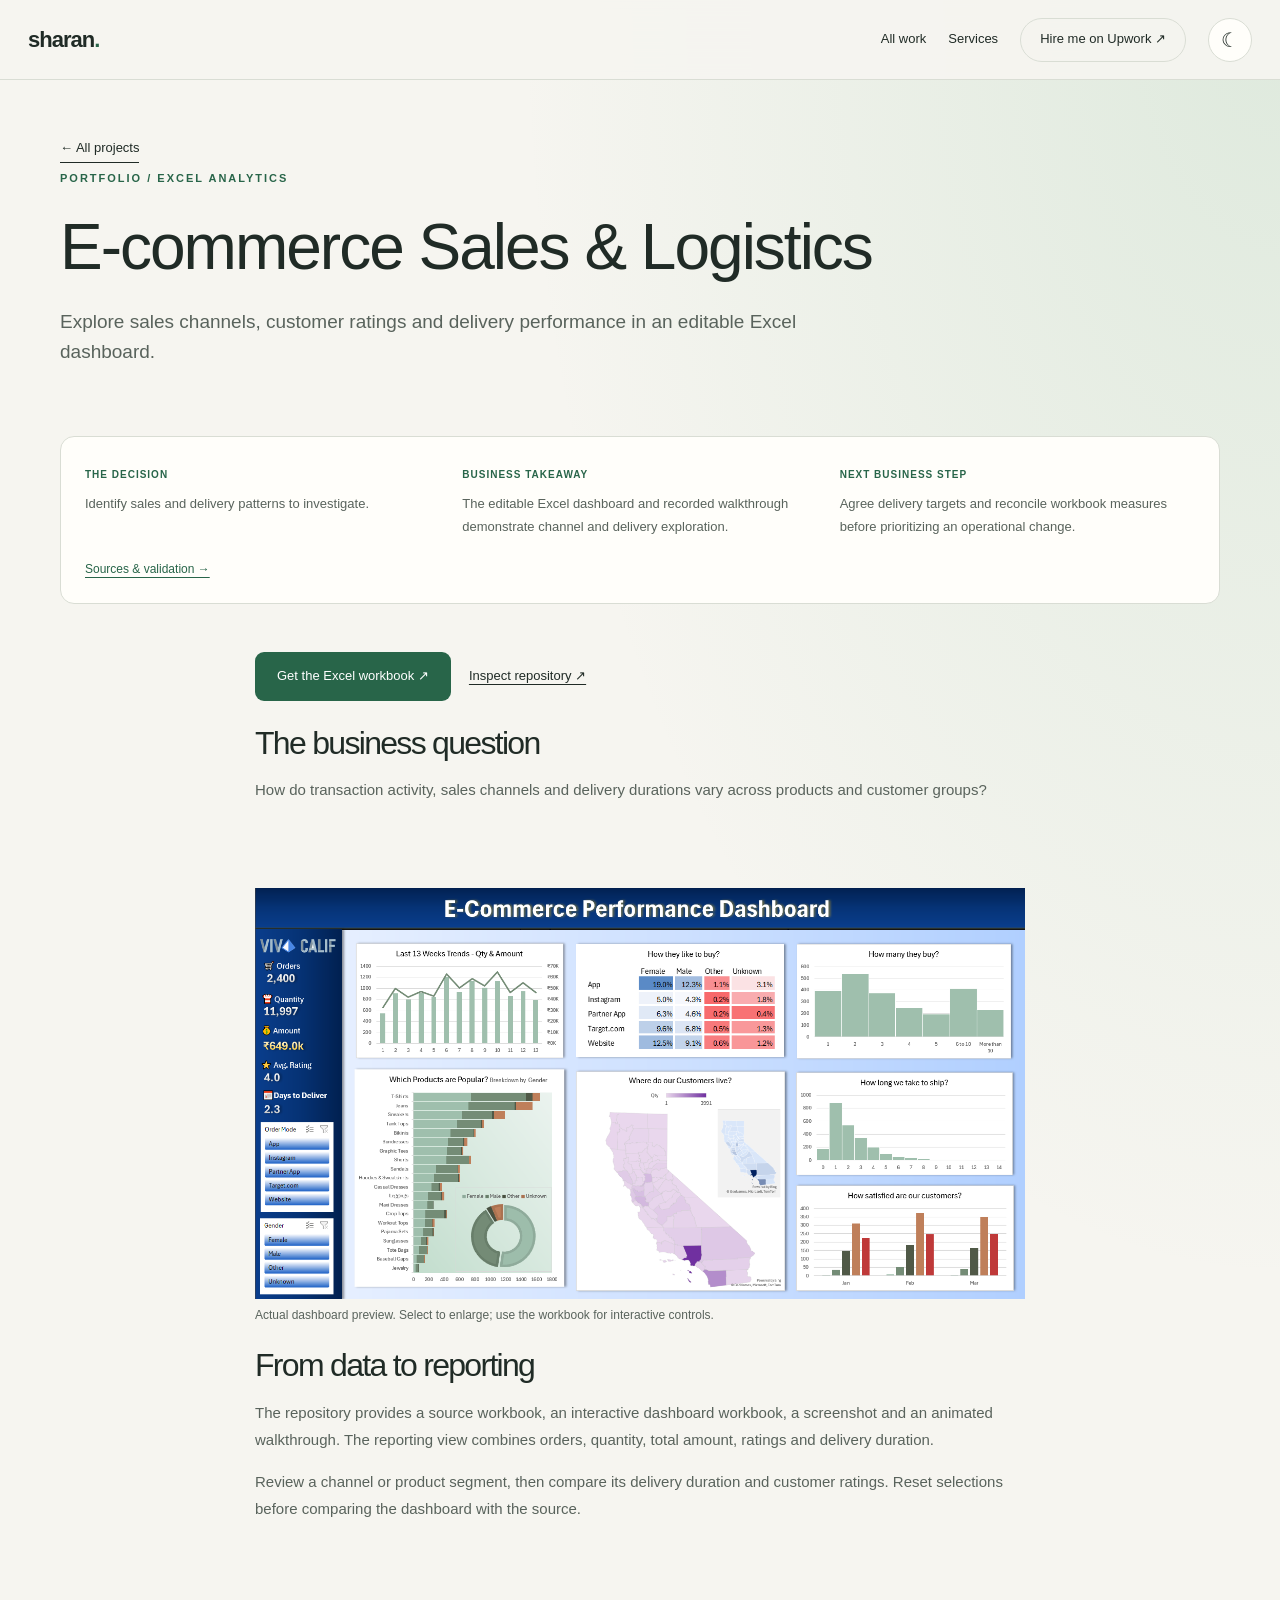
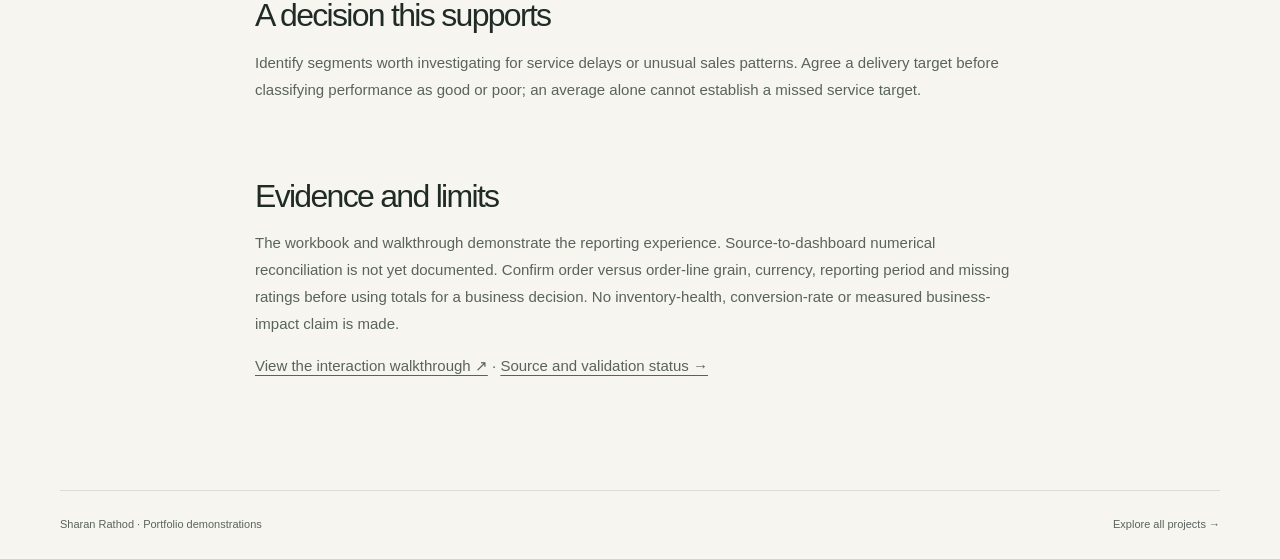
<file: projects/ecommerce/index.html>
<!doctype html><html lang="en"><head><meta charset="utf-8"><meta name="viewport" content="width=device-width,initial-scale=1"><link rel="icon" href="/assets/favicon.svg"><link rel="stylesheet" href="/assets/site.css?v=layout2"><script>try{document.documentElement.dataset.theme=localStorage.getItem("portfolio-theme")||(matchMedia("(prefers-color-scheme: dark)").matches?"dark":"light")}catch{}</script><link rel="stylesheet" href="/assets/experience.css?v=client-5"><title>E-commerce Sales &amp; Logistics | Sharan Rathod</title><meta name="description" content="Explore sales channels, customer ratings and delivery performance in an editable Excel dashboard."><link rel="canonical" href="https://sharankumarsrathod12345.github.io/projects/ecommerce/"></head><body><a class="skip-link" href="#main">Skip to content</a><nav><a class="brand" href="/">sharan<span>.</span></a><div class="navlinks"><a href="/#work">All work</a><a class="optional" href="/#services">Services</a><a class="pill" href="https://www.upwork.com/freelancers/~01db224cb89f18ba29?mp_source=share" rel="noopener noreferrer" target="_blank">Hire me on Upwork ↗</a></div></nav><main class="wrap" id="main"><header class="case-top"><a class="textlink" href="/#work">← All projects</a><p class="eyebrow">PORTFOLIO / EXCEL ANALYTICS</p><h1>E-commerce Sales &amp; Logistics</h1><p class="case-lead">Explore sales channels, customer ratings and delivery performance in an editable Excel dashboard.</p></header><section class="project-brief" aria-label="Project at a glance"><div><span>THE DECISION</span><p>Identify sales and delivery patterns to investigate.</p></div><div><span>BUSINESS TAKEAWAY</span><p>The editable Excel dashboard and recorded walkthrough demonstrate channel and delivery exploration.</p></div><div><span>NEXT BUSINESS STEP</span><p>Agree delivery targets and reconcile workbook measures before prioritizing an operational change.</p></div><a href="/evidence/#ecommerce">Sources &amp; validation →</a></section><div class="case-body sql-story"><div class="case-links"><a class="btn" href="https://github.com/sharankumarsrathod12345/ecommerce-sales-logistics-dashboard-excel/blob/main/dashboard/ecommerce-sales-logistics-dashboard.xlsx">Get the Excel workbook ↗</a><a href="https://github.com/sharankumarsrathod12345/ecommerce-sales-logistics-dashboard-excel">Inspect repository ↗</a></div><section><h2>The business question</h2><p>How do transaction activity, sales channels and delivery durations vary across products and customer groups?</p></section><figure><a href="/assets/ecommerce.png"><img src="/assets/ecommerce.png" alt="E-commerce Excel dashboard showing sales and logistics views" loading="lazy" width="1501" height="800"></a><figcaption>Actual dashboard preview. Select to enlarge; use the workbook for interactive controls.</figcaption></figure><section><h2>From data to reporting</h2><p>The repository provides a source workbook, an interactive dashboard workbook, a screenshot and an animated walkthrough. The reporting view combines orders, quantity, total amount, ratings and delivery duration.</p><p>Review a channel or product segment, then compare its delivery duration and customer ratings. Reset selections before comparing the dashboard with the source.</p></section><section><h2>A decision this supports</h2><p>Identify segments worth investigating for service delays or unusual sales patterns. Agree a delivery target before classifying performance as good or poor; an average alone cannot establish a missed service target.</p></section><section><h2>Evidence and limits</h2><p>The workbook and walkthrough demonstrate the reporting experience. Source-to-dashboard numerical reconciliation is not yet documented. Confirm order versus order-line grain, currency, reporting period and missing ratings before using totals for a business decision. No inventory-health, conversion-rate or measured business-impact claim is made.</p><p><a href="https://github.com/sharankumarsrathod12345/ecommerce-sales-logistics-dashboard-excel/blob/main/images/dashboard_interaction.gif">View the interaction walkthrough ↗</a> · <a href="/evidence/#ecommerce">Source and validation status →</a></p></section></div><footer><span>Sharan Rathod · Portfolio demonstrations</span><a href="/#work">Explore all projects →</a></footer></main><script src="/assets/experience.js?v=client-5" defer></script></body></html>
</file>
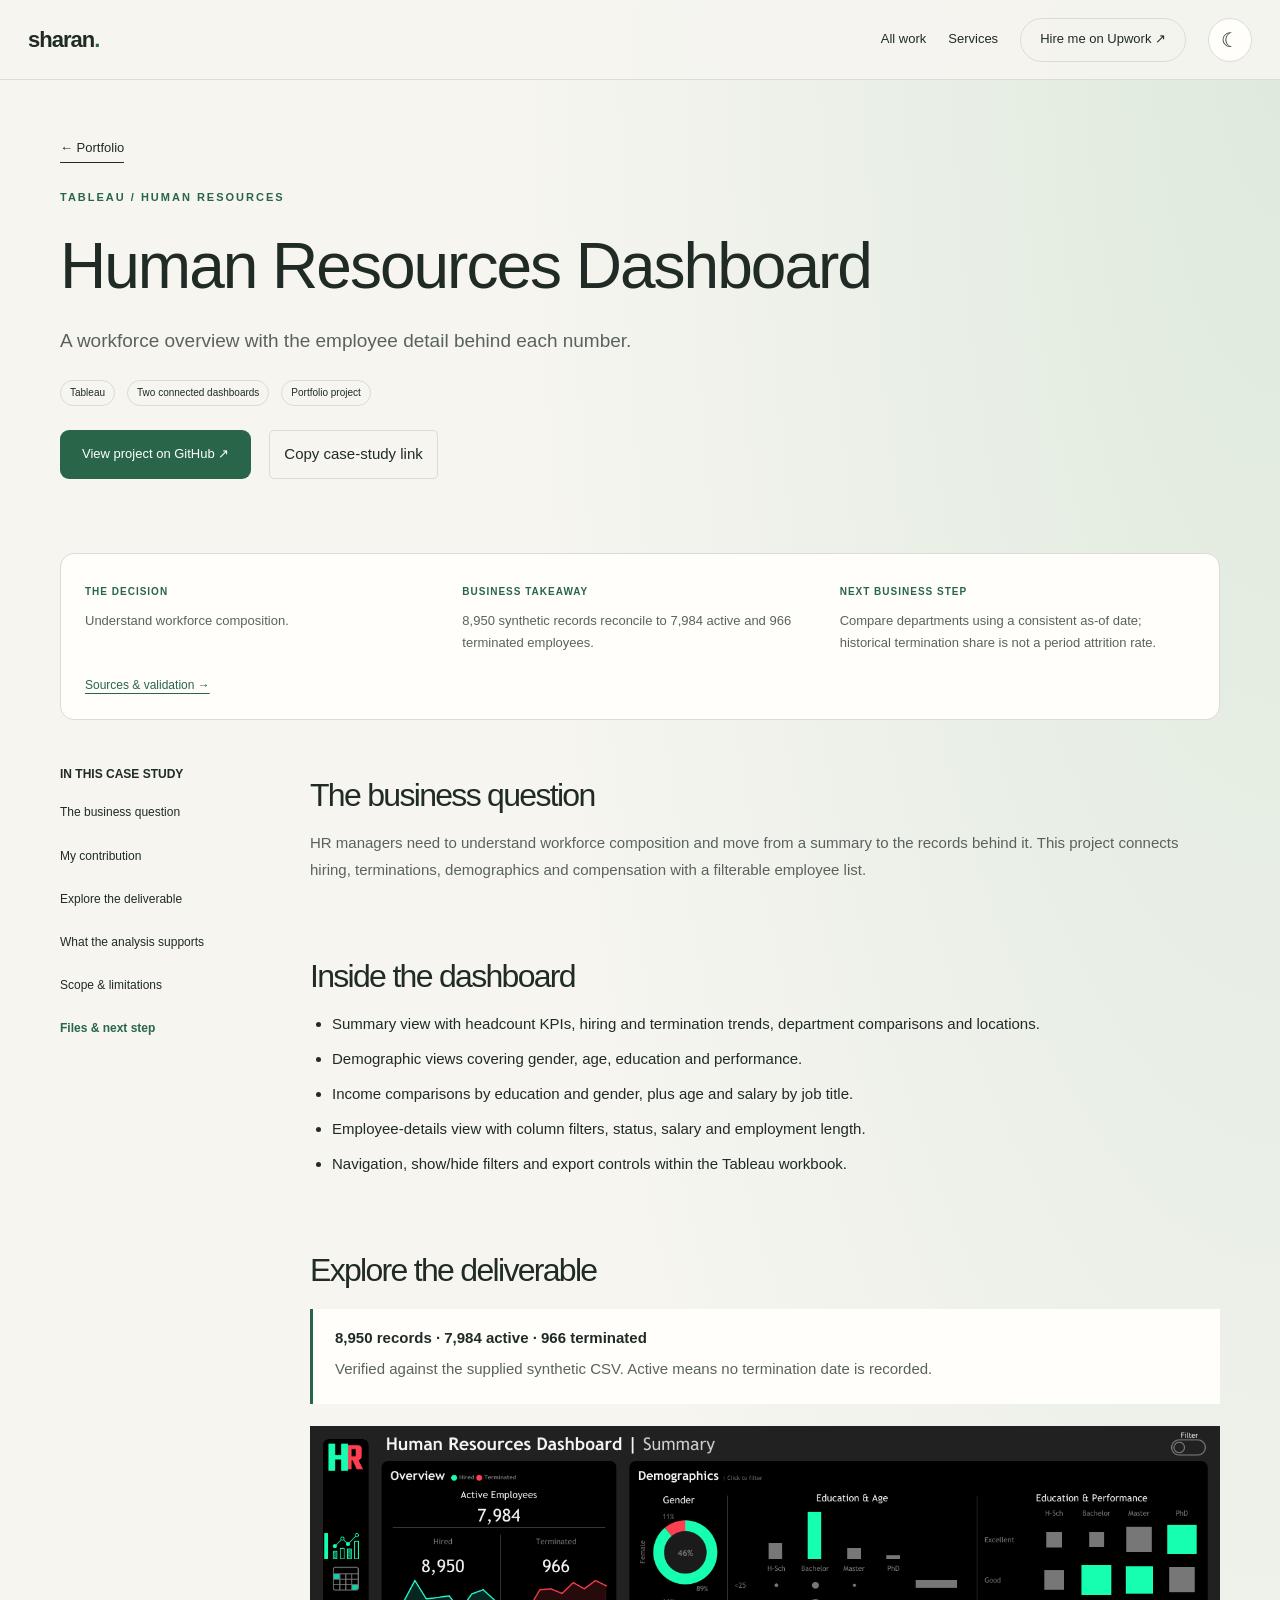
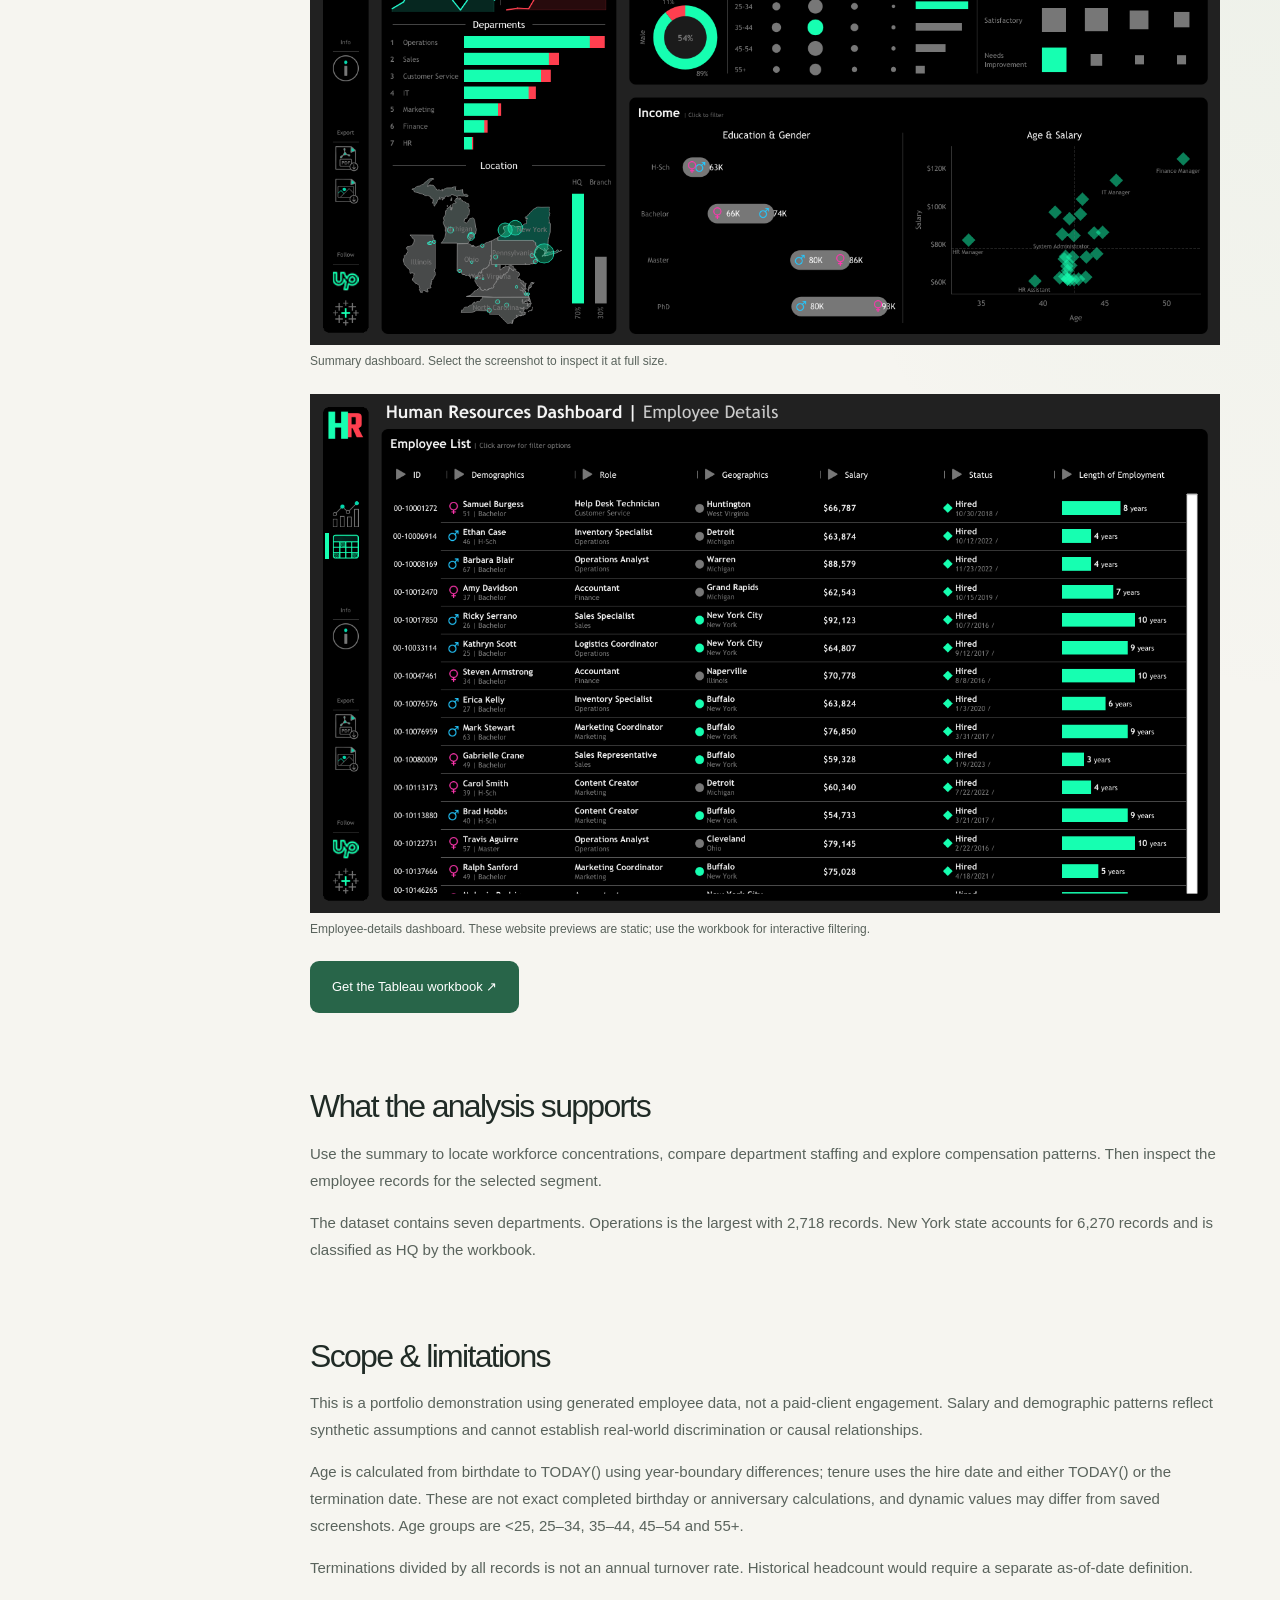
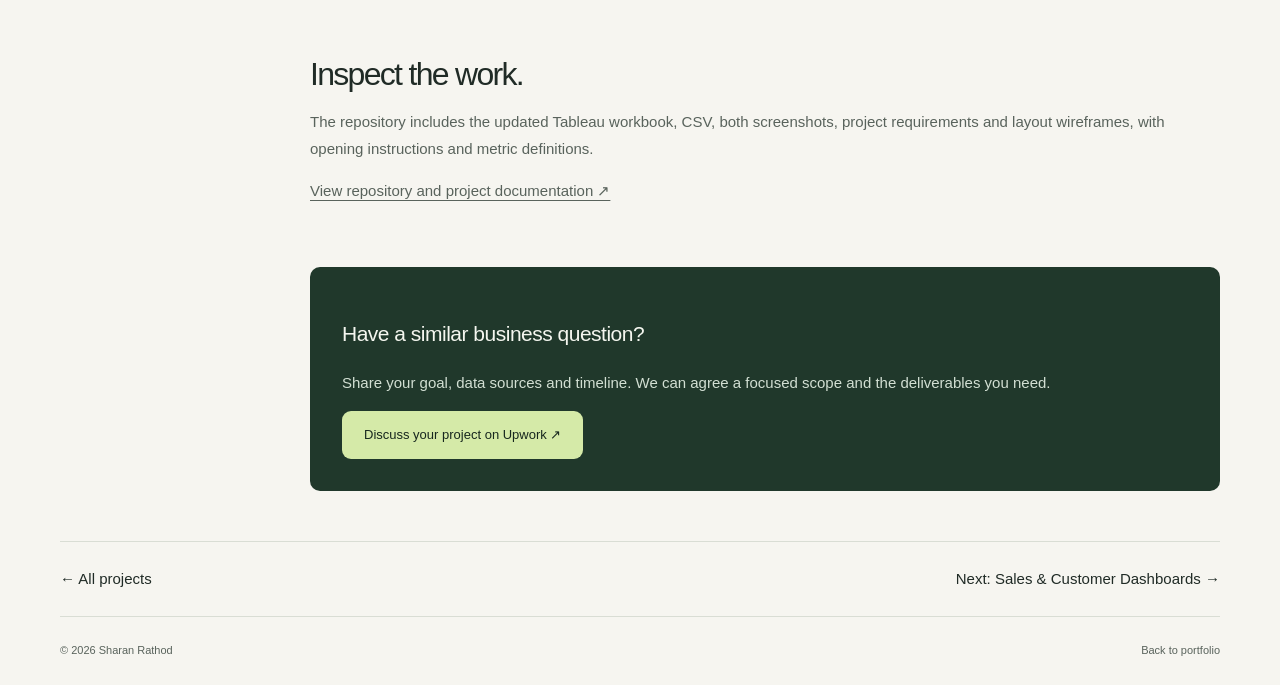
<file: projects/hr-dashboard/index.html>
<!DOCTYPE html>

<html lang="en"><head><meta charset="utf-8"/><meta content="width=device-width,initial-scale=1" name="viewport"/><title>Human Resources Dashboard | Sharan Rathod</title><meta content="Explore workforce headcount, demographics, compensation and employee records using 8,950 synthetic employee records." name="description"/><link href="https://sharankumarsrathod12345.github.io/projects/hr-dashboard/" rel="canonical"/><meta content="Human Resources Dashboard | Sharan Rathod" property="og:title"/><meta content="Explore workforce headcount, demographics, compensation and employee records using 8,950 synthetic employee records." property="og:description"/><meta content="article" property="og:type"/><meta content="https://sharankumarsrathod12345.github.io/projects/hr-dashboard/" property="og:url"/><link href="/assets/favicon.svg" rel="icon"/><link href="/assets/site.css?v=layout2" rel="stylesheet"/><script>try{document.documentElement.dataset.theme=localStorage.getItem("portfolio-theme")||(matchMedia("(prefers-color-scheme: dark)").matches?"dark":"light")}catch{}</script><link rel="stylesheet" href="/assets/experience.css?v=client-5"></head><body><a class="skip-link" href="#main">Skip to case study</a><nav><a class="brand" href="/">sharan<span>.</span></a><div class="navlinks"><a href="/#work">All work</a><a class="optional" href="/#services">Services</a><a class="pill" href="https://www.upwork.com/freelancers/~01db224cb89f18ba29?mp_source=share" rel="noopener noreferrer" target="_blank">Hire me on Upwork ↗</a></div></nav><main class="wrap" id="main"><header class="case-top"><a class="textlink" href="/#work">← Portfolio</a><p class="eyebrow" style="margin-top:30px">TABLEAU / HUMAN RESOURCES</p><h1>Human Resources Dashboard</h1><p class="case-lead">A workforce overview with the employee detail behind each number.</p><div class="case-meta"><span class="tag">Tableau</span><span class="tag">Two connected dashboards</span><span class="tag">Portfolio project</span></div><div class="case-links"><a class="btn" href="https://github.com/sharankumarsrathod12345/human-resources-dashboard" rel="noopener noreferrer" target="_blank">View project on GitHub ↗</a><button class="copy-link" type="button">Copy case-study link</button><span class="copy-status" role="status"></span></div></header><section class="project-brief" aria-label="Project at a glance"><div><span>THE DECISION</span><p>Understand workforce composition.</p></div><div><span>BUSINESS TAKEAWAY</span><p>8,950 synthetic records reconcile to 7,984 active and 966 terminated employees.</p></div><div><span>NEXT BUSINESS STEP</span><p>Compare departments using a consistent as-of date; historical termination share is not a period attrition rate.</p></div><a href="/evidence/#hr-dashboard">Sources &amp; validation →</a></section><div class="case-layout"><aside aria-label="On this page" class="case-aside"><b>IN THIS CASE STUDY</b><a href="#question">The business question</a><a href="#build">My contribution</a><a href="#evidence">Explore the deliverable</a><a href="#decision">What the analysis supports</a><a href="#limits">Scope &amp; limitations</a><a href="#deliverables">Files &amp; next step</a></aside><div class="case-body"><section id="question"><h2>The business question</h2><p>HR managers need to understand workforce composition and move from a summary to the records behind it. This project connects hiring, terminations, demographics and compensation with a filterable employee list.</p></section><section id="build"><h2>Inside the dashboard</h2><ul><li>Summary view with headcount KPIs, hiring and termination trends, department comparisons and locations.</li><li>Demographic views covering gender, age, education and performance.</li><li>Income comparisons by education and gender, plus age and salary by job title.</li><li>Employee-details view with column filters, status, salary and employment length.</li><li>Navigation, show/hide filters and export controls within the Tableau workbook.</li></ul></section><section id="evidence"><h2>Explore the deliverable</h2><div class="callout"><strong>8,950 records · 7,984 active · 966 terminated</strong><p>Verified against the supplied synthetic CSV. Active means no termination date is recorded.</p></div><figure><a href="/assets/hr-summary.png"><img src="/assets/hr-summary.png" alt="HR summary dashboard with workforce, demographics and income views" loading="lazy" width="1399" height="799"></a><figcaption>Summary dashboard. Select the screenshot to inspect it at full size.</figcaption></figure><figure><a href="/assets/hr-employee-details.png"><img src="/assets/hr-employee-details.png" alt="HR employee details with demographic, role, salary and employment filters" loading="lazy" width="1399" height="799"></a><figcaption>Employee-details dashboard. These website previews are static; use the workbook for interactive filtering.</figcaption></figure><p><a class="btn" href="https://github.com/sharankumarsrathod12345/human-resources-dashboard/blob/main/workbook/HR-Dashboard.twbx">Get the Tableau workbook ↗</a></p></section><section id="decision"><h2>What the analysis supports</h2><p>Use the summary to locate workforce concentrations, compare department staffing and explore compensation patterns. Then inspect the employee records for the selected segment.</p><p>The dataset contains seven departments. Operations is the largest with 2,718 records. New York state accounts for 6,270 records and is classified as HQ by the workbook.</p></section><section id="limits"><h2>Scope &amp; limitations</h2><p>This is a portfolio demonstration using generated employee data, not a paid-client engagement. Salary and demographic patterns reflect synthetic assumptions and cannot establish real-world discrimination or causal relationships.</p><p>Age is calculated from birthdate to TODAY() using year-boundary differences; tenure uses the hire date and either TODAY() or the termination date. These are not exact completed birthday or anniversary calculations, and dynamic values may differ from saved screenshots. Age groups are &lt;25, 25–34, 35–44, 45–54 and 55+.</p><p>Terminations divided by all records is not an annual turnover rate. Historical headcount would require a separate as-of-date definition.</p></section><section id="deliverables"><h2>Inspect the work.</h2><p>The repository includes the updated Tableau workbook, CSV, both screenshots, project requirements and layout wireframes, with opening instructions and metric definitions.</p><p><a href="https://github.com/sharankumarsrathod12345/human-resources-dashboard">View repository and project documentation ↗</a></p></section><div class="case-end"><h3>Have a similar business question?</h3><p>Share your goal, data sources and timeline. We can agree a focused scope and the deliverables you need.</p><a class="btn" href="https://www.upwork.com/freelancers/~01db224cb89f18ba29?mp_source=share" rel="noopener noreferrer" target="_blank">Discuss your project on Upwork ↗</a></div></div></div><div class="next-case"><a href="/#work">← All projects</a><a href="/projects/sales-customer/">Next: Sales &amp; Customer Dashboards →</a></div><footer><span>© 2026 Sharan Rathod</span><a href="/">Back to portfolio</a></footer></main><script>document.querySelector('.copy-link').onclick=async()=>{const status=document.querySelector('.copy-status');try{await navigator.clipboard.writeText(location.origin+location.pathname);status.textContent='Link copied. Ready to share.';}catch(e){status.textContent='Copy this page’s address from your browser to share it.';}};</script><script src="/assets/experience.js?v=client-5" defer></script></body></html>
</file>
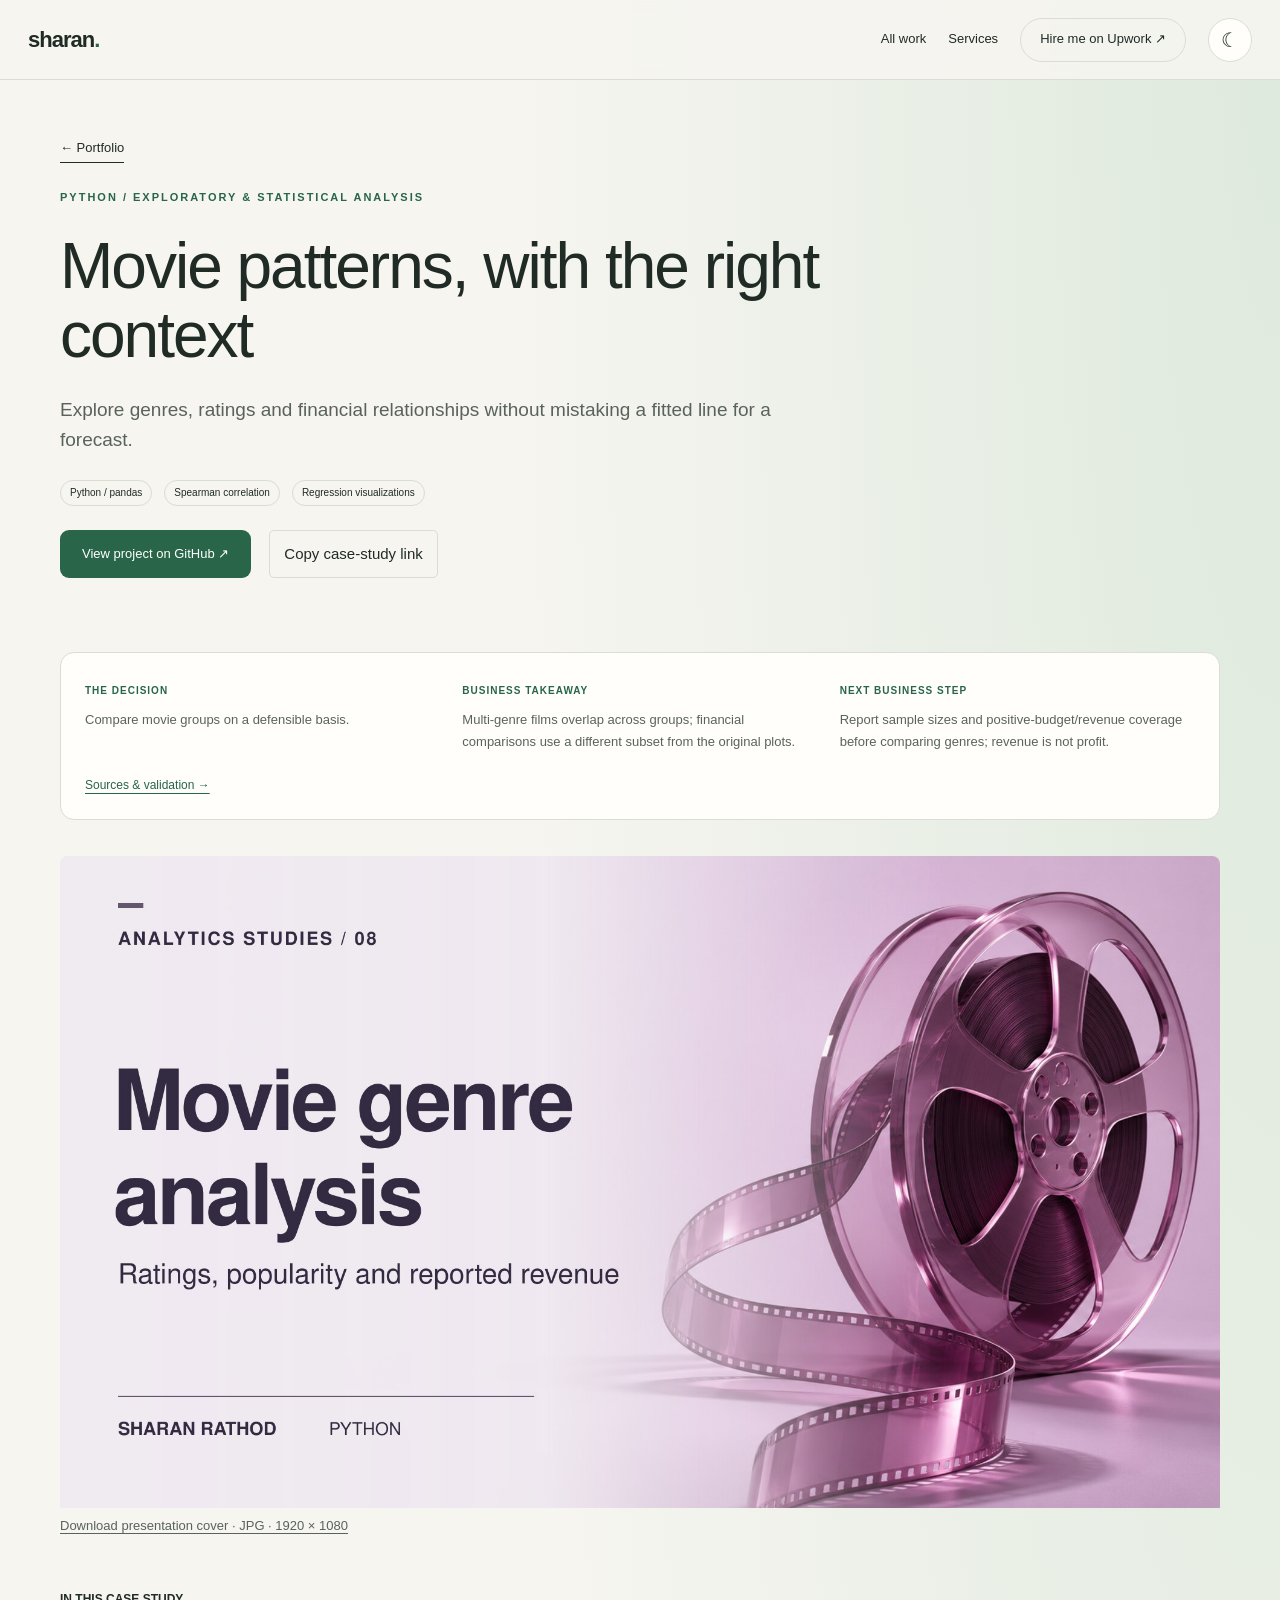
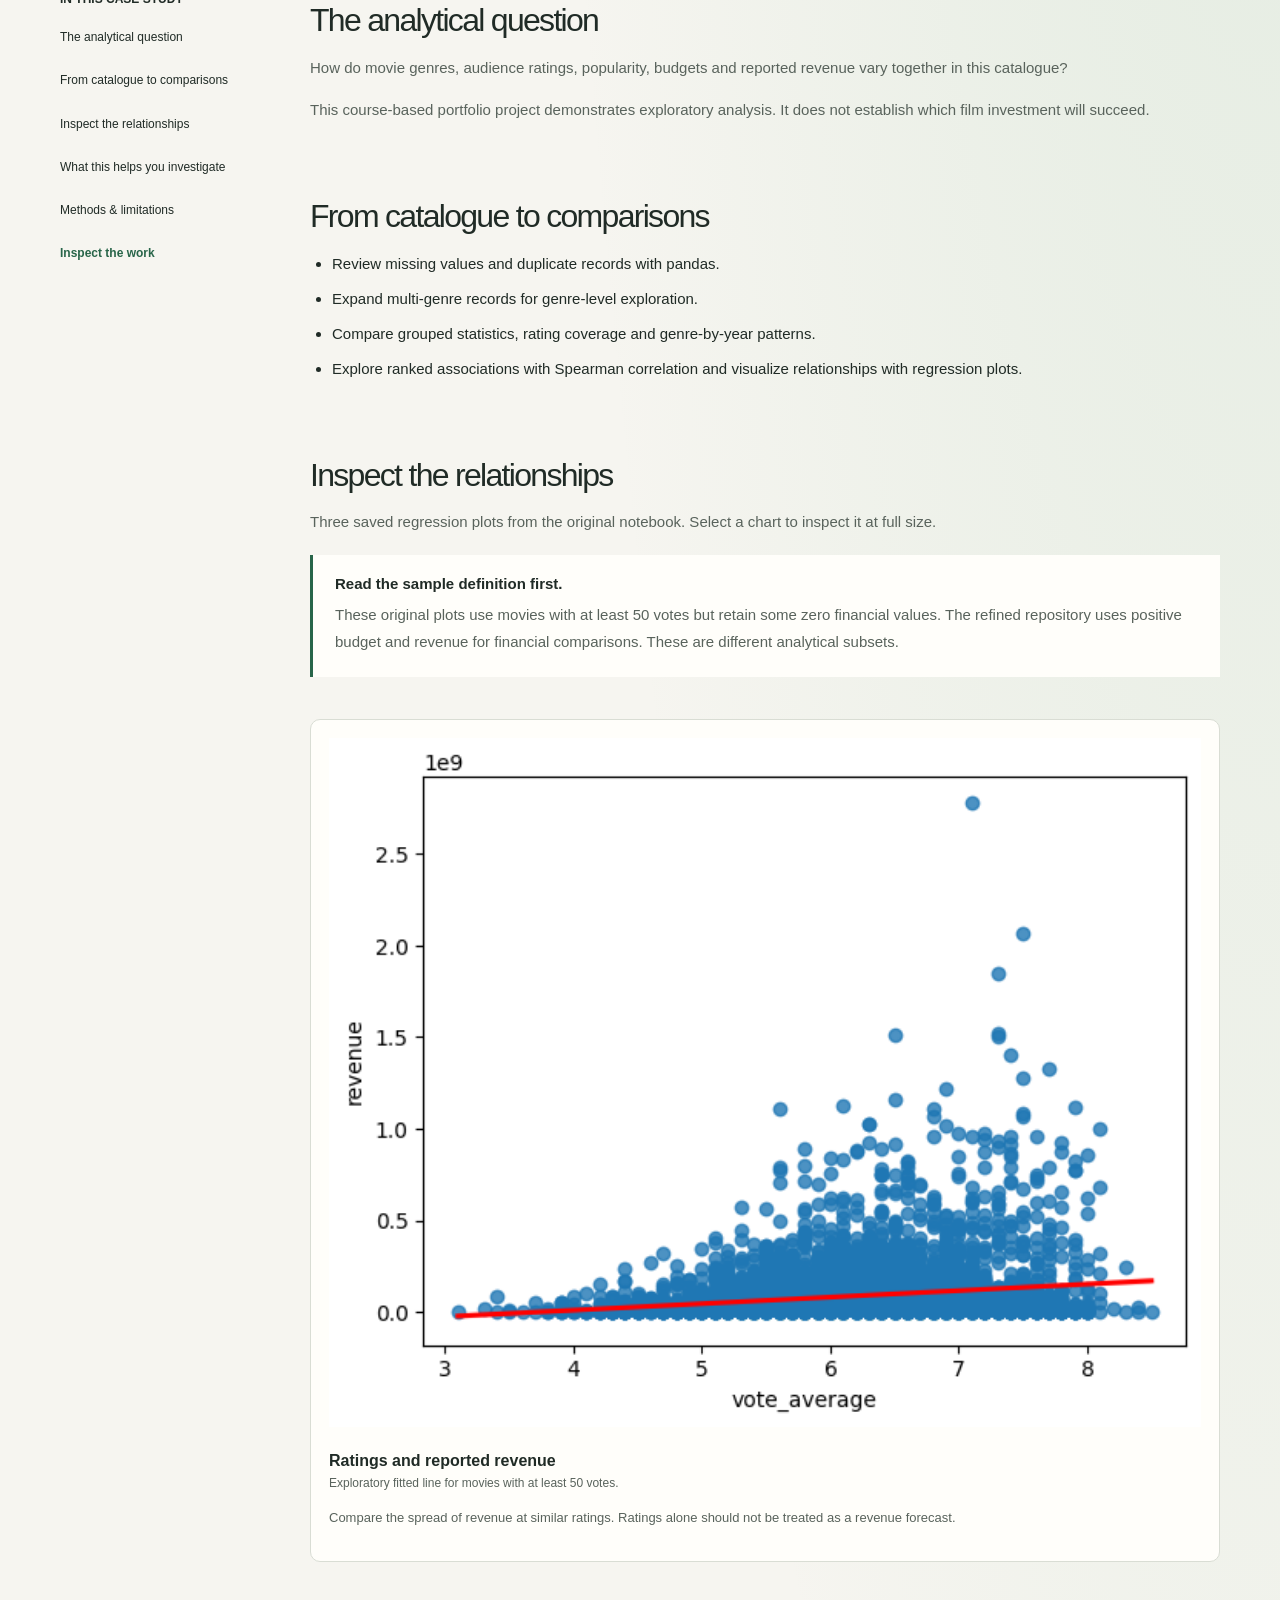
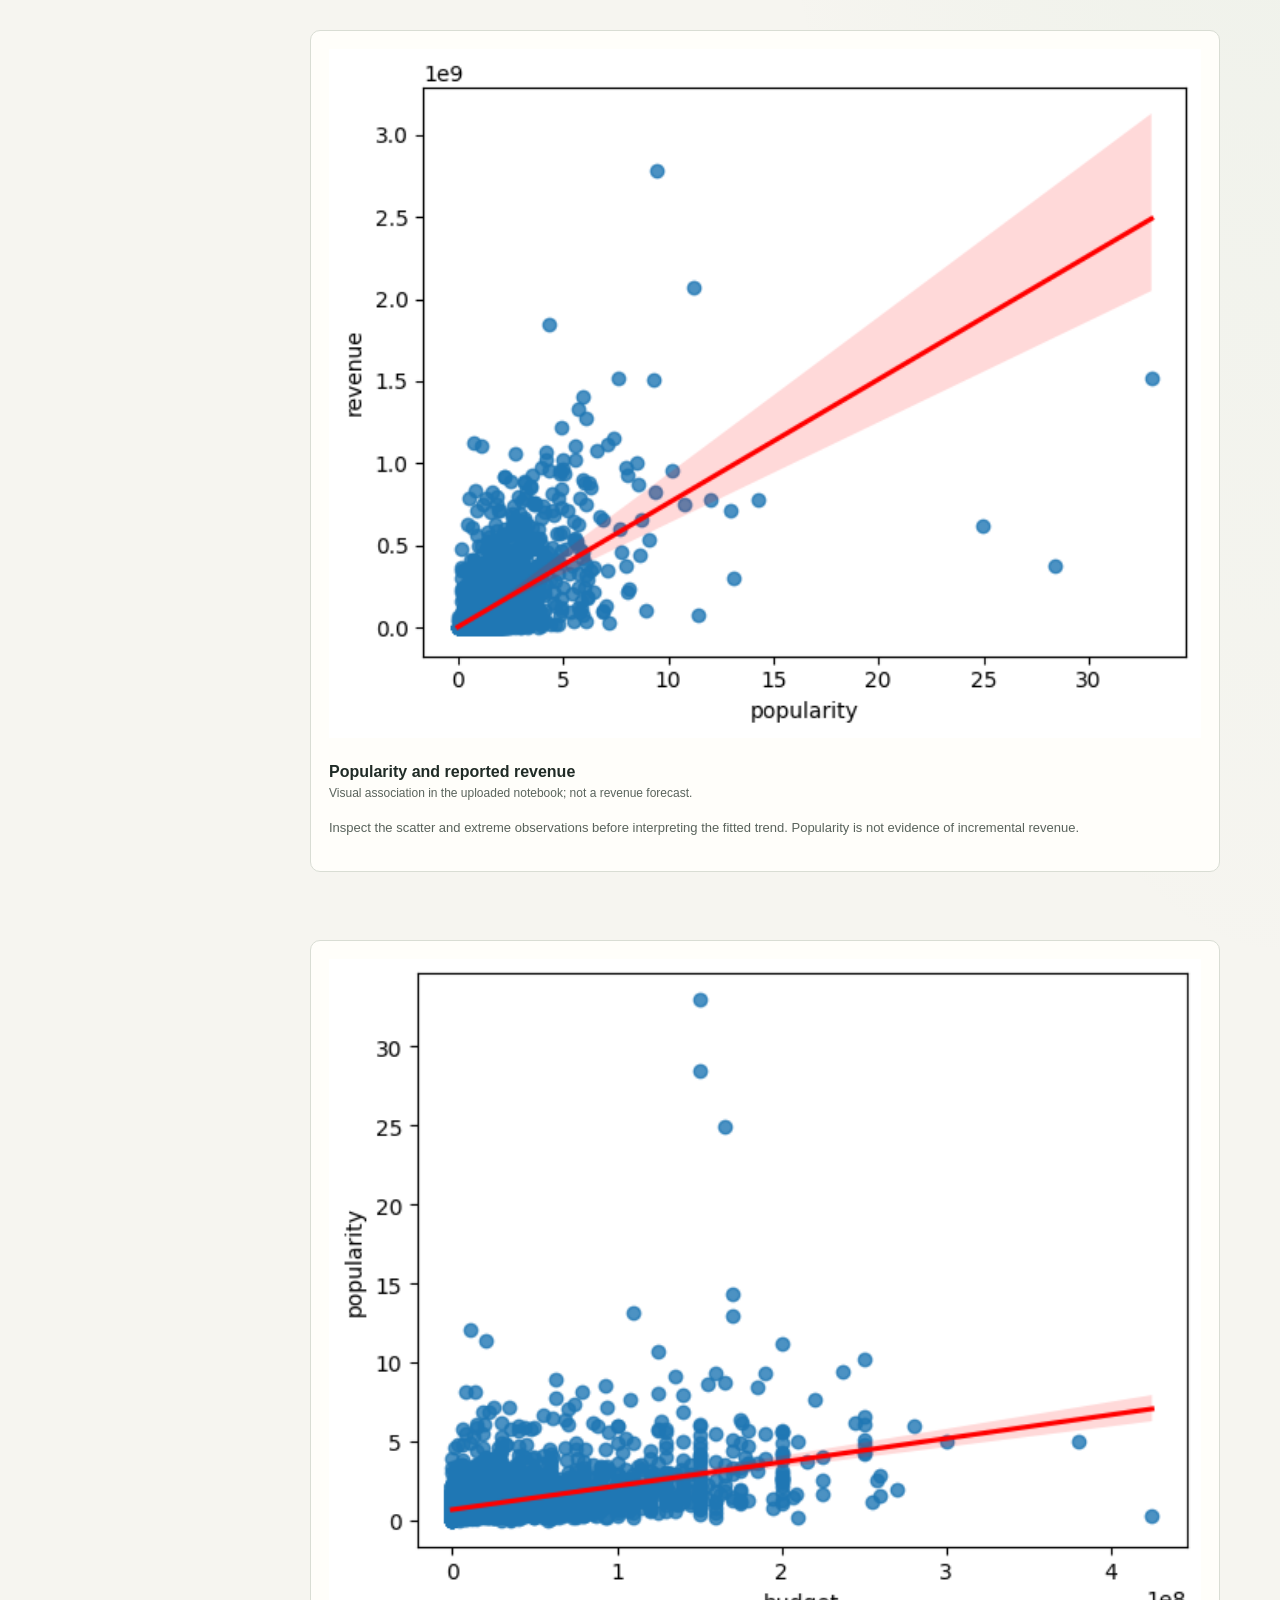
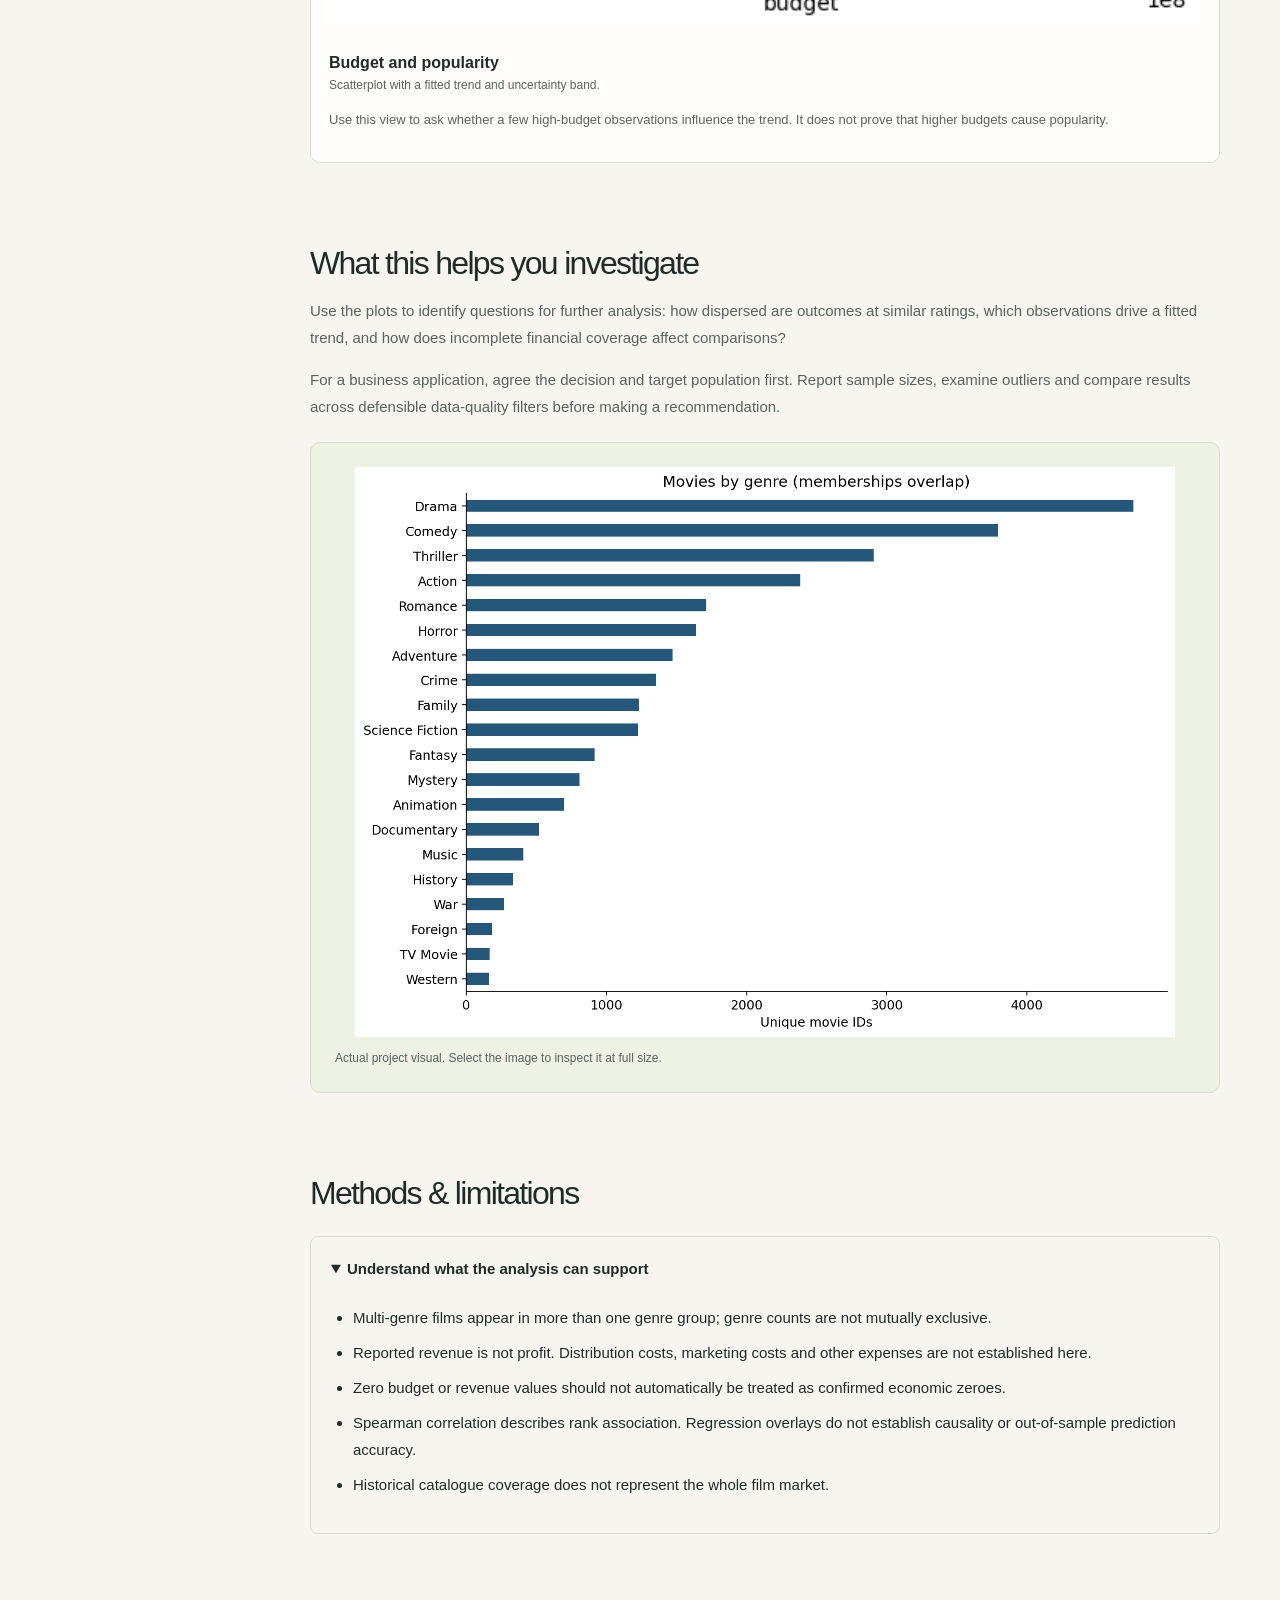
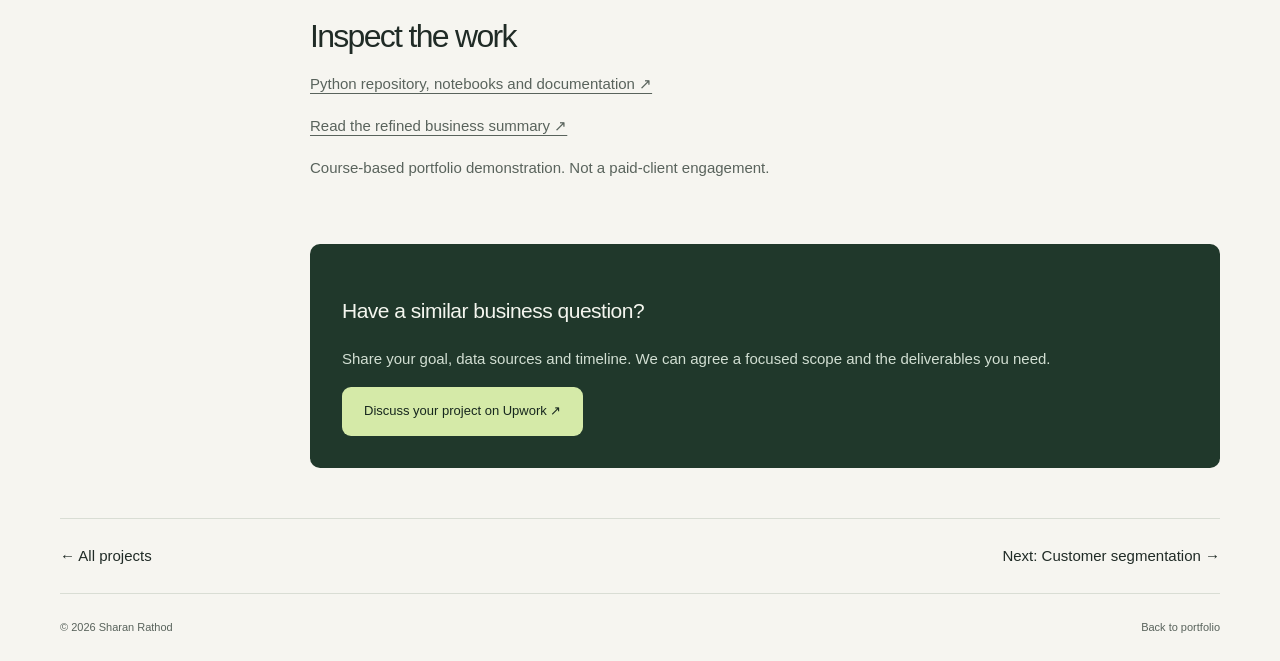
<file: projects/movie-analysis/index.html>
<!DOCTYPE html>

<html lang="en"><head><meta charset="utf-8"/><meta content="width=device-width,initial-scale=1" name="viewport"/><title>Movie patterns, with the right context | Sharan Rathod</title><meta content="A Python portfolio study of genres, audience ratings, popularity and financial-data coverage." name="description"/><link href="https://sharankumarsrathod12345.github.io/projects/movie-analysis/" rel="canonical"/><meta content="Movie patterns, with the right context | Sharan Rathod" property="og:title"/><meta content="A Python portfolio study of genres, audience ratings, popularity and financial-data coverage." property="og:description"/><meta content="article" property="og:type"/><meta content="https://sharankumarsrathod12345.github.io/projects/movie-analysis/" property="og:url"/><link href="/assets/favicon.svg" rel="icon"/><link href="/assets/site.css?v=layout2" rel="stylesheet"/><script>try{document.documentElement.dataset.theme=localStorage.getItem("portfolio-theme")||(matchMedia("(prefers-color-scheme: dark)").matches?"dark":"light")}catch{}</script><link rel="stylesheet" href="/assets/experience.css?v=client-5"></head><body><a class="skip-link" href="#main">Skip to case study</a><nav><a class="brand" href="/">sharan<span>.</span></a><div class="navlinks"><a href="/#work">All work</a><a class="optional" href="/#services">Services</a><a class="pill" href="https://www.upwork.com/freelancers/~01db224cb89f18ba29?mp_source=share" rel="noopener noreferrer" target="_blank">Hire me on Upwork ↗</a></div></nav><main class="wrap" id="main"><header class="case-top"><a class="textlink" href="/#work">← Portfolio</a><p class="eyebrow" style="margin-top:30px">PYTHON / EXPLORATORY &amp; STATISTICAL ANALYSIS</p><h1>Movie patterns, with the right context</h1><p class="case-lead">Explore genres, ratings and financial relationships without mistaking a fitted line for a forecast.</p><div class="case-meta"><span class="tag">Python / pandas</span><span class="tag">Spearman correlation</span><span class="tag">Regression visualizations</span></div><div class="case-links"><a class="btn" href="https://github.com/sharankumarsrathod12345/movie-genre-analysis-python" rel="noopener noreferrer" target="_blank">View project on GitHub ↗</a><button class="copy-link" type="button">Copy case-study link</button><span class="copy-status" role="status"></span></div></header><section class="project-brief" aria-label="Project at a glance"><div><span>THE DECISION</span><p>Compare movie groups on a defensible basis.</p></div><div><span>BUSINESS TAKEAWAY</span><p>Multi-genre films overlap across groups; financial comparisons use a different subset from the original plots.</p></div><div><span>NEXT BUSINESS STEP</span><p>Report sample sizes and positive-budget/revenue coverage before comparing genres; revenue is not profit.</p></div><a href="/evidence/#movie-analysis">Sources &amp; validation →</a></section><figure class="sql-cover"><a href="/assets/movie-analysis-cover.jpg"><img src="/assets/movie-analysis-cover.jpg" loading="lazy" decoding="async" alt="Movie genre analysis presentation cover" width="1920" height="1080"></a><figcaption><a href="/assets/movie-analysis-cover.jpg" download>Download presentation cover · JPG · 1920 × 1080</a></figcaption></figure><div class="case-layout"><aside aria-label="On this page" class="case-aside"><b>IN THIS CASE STUDY</b><a href="#question">The analytical question</a><a href="#build">From catalogue to comparisons</a><a href="#charts">Inspect the relationships</a><a href="#interpretation">What this helps you investigate</a><a href="#limits">Methods &amp; limitations</a><a href="#deliverables">Inspect the work</a></aside><div class="case-body"><section id="question"><h2>The analytical question</h2><p>How do movie genres, audience ratings, popularity, budgets and reported revenue vary together in this catalogue?</p><p>This course-based portfolio project demonstrates exploratory analysis. It does not establish which film investment will succeed.</p></section><section id="build"><h2>From catalogue to comparisons</h2><ul><li>Review missing values and duplicate records with pandas.</li><li>Expand multi-genre records for genre-level exploration.</li><li>Compare grouped statistics, rating coverage and genre-by-year patterns.</li><li>Explore ranked associations with Spearman correlation and visualize relationships with regression plots.</li></ul></section><section id="charts"><h2>Inspect the relationships</h2><p>Three saved regression plots from the original notebook. Select a chart to inspect it at full size.</p><div class="callout"><strong>Read the sample definition first.</strong><p>These original plots use movies with at least 50 votes but retain some zero financial values. The refined repository uses positive budget and revenue for financial comparisons. These are different analytical subsets.</p></div><div class="analysis-gallery"><figure><a aria-label="Open full-size chart: Ratings and reported revenue" href="/assets/movie-43.png" rel="noopener noreferrer" target="_blank"><img alt="Ratings and reported revenue" loading="lazy" src="/assets/movie-43.png" width="567" height="448"></a><figcaption><strong>Ratings and reported revenue</strong><br/>Exploratory fitted line for movies with at least 50 votes.<p>Compare the spread of revenue at similar ratings. Ratings alone should not be treated as a revenue forecast.</p></figcaption></figure><figure><a aria-label="Open full-size chart: Popularity and reported revenue" href="/assets/movie-46.png" rel="noopener noreferrer" target="_blank"><img alt="Popularity and reported revenue" loading="lazy" src="/assets/movie-46.png" width="567" height="448"></a><figcaption><strong>Popularity and reported revenue</strong><br/>Visual association in the uploaded notebook; not a revenue forecast.<p>Inspect the scatter and extreme observations before interpreting the fitted trend. Popularity is not evidence of incremental revenue.</p></figcaption></figure><figure><a aria-label="Open full-size chart: Budget and popularity" href="/assets/movie-50.png" rel="noopener noreferrer" target="_blank"><img alt="Budget and popularity" loading="lazy" src="/assets/movie-50.png" width="562" height="432"></a><figcaption><strong>Budget and popularity</strong><br/>Scatterplot with a fitted trend and uncertainty band.<p>Use this view to ask whether a few high-budget observations influence the trend. It does not prove that higher budgets cause popularity.</p></figcaption></figure></div></section><section id="interpretation"><h2>What this helps you investigate</h2><p>Use the plots to identify questions for further analysis: how dispersed are outcomes at similar ratings, which observations drive a fitted trend, and how does incomplete financial coverage affect comparisons?</p><p>For a business application, agree the decision and target population first. Report sample sizes, examine outliers and compare results across defensible data-quality filters before making a recommendation.</p><figure class="case-cover"><a class="full-image" href="/assets/movie-cover.png" rel="noopener" target="_blank"><img alt="Movie genre analysis — published project chart" src="/assets/movie-cover.png" width="1578" height="1098"></a><figcaption>Actual project visual. Select the image to inspect it at full size.</figcaption></figure></section><section id="limits"><h2>Methods &amp; limitations</h2><details class="method-details" open=""><summary>Understand what the analysis can support</summary><ul><li>Multi-genre films appear in more than one genre group; genre counts are not mutually exclusive.</li><li>Reported revenue is not profit. Distribution costs, marketing costs and other expenses are not established here.</li><li>Zero budget or revenue values should not automatically be treated as confirmed economic zeroes.</li><li>Spearman correlation describes rank association. Regression overlays do not establish causality or out-of-sample prediction accuracy.</li><li>Historical catalogue coverage does not represent the whole film market.</li></ul></details></section><section id="deliverables"><h2>Inspect the work</h2><p><a href="https://github.com/sharankumarsrathod12345/movie-genre-analysis-python" rel="noopener noreferrer" target="_blank">Python repository, notebooks and documentation ↗</a></p><p><a href="https://github.com/sharankumarsrathod12345/movie-genre-analysis-python/blob/main/docs/business-summary.md" rel="noopener noreferrer" target="_blank">Read the refined business summary ↗</a></p><p class="tiny">Course-based portfolio demonstration. Not a paid-client engagement.</p></section><div class="case-end"><h3>Have a similar business question?</h3><p>Share your goal, data sources and timeline. We can agree a focused scope and the deliverables you need.</p><a class="btn" href="https://www.upwork.com/freelancers/~01db224cb89f18ba29?mp_source=share" rel="noopener noreferrer" target="_blank">Discuss your project on Upwork ↗</a></div></div></div><div class="next-case"><a href="/#work">← All projects</a><a href="/projects/customer-segmentation/">Next: Customer segmentation →</a></div><footer><span>© 2026 Sharan Rathod</span><a href="/">Back to portfolio</a></footer></main><script>document.querySelector('.copy-link').onclick=async()=>{const status=document.querySelector('.copy-status');try{await navigator.clipboard.writeText(location.origin+location.pathname);status.textContent='Link copied. Ready to share.';}catch(e){status.textContent='Copy this page’s address from your browser to share it.';}};</script><script src="/assets/experience.js?v=client-5" defer></script></body></html>
</file>
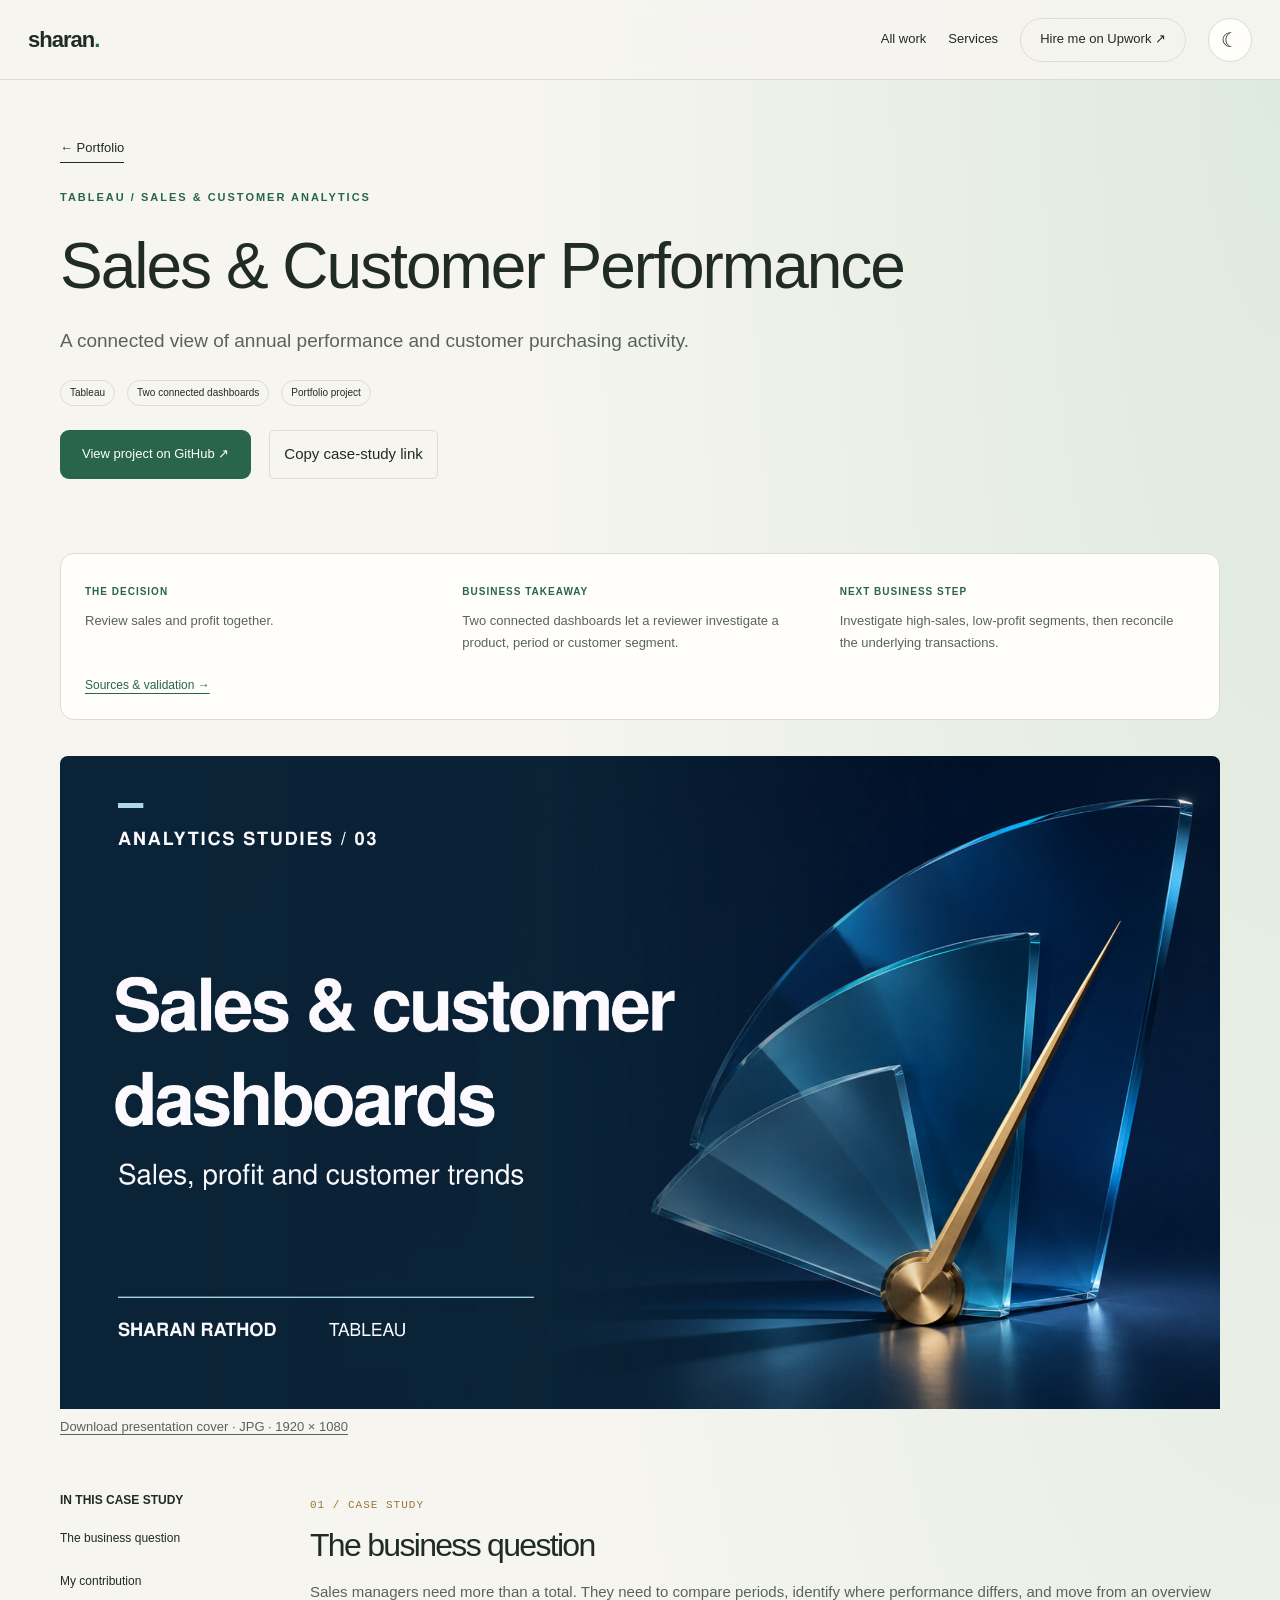
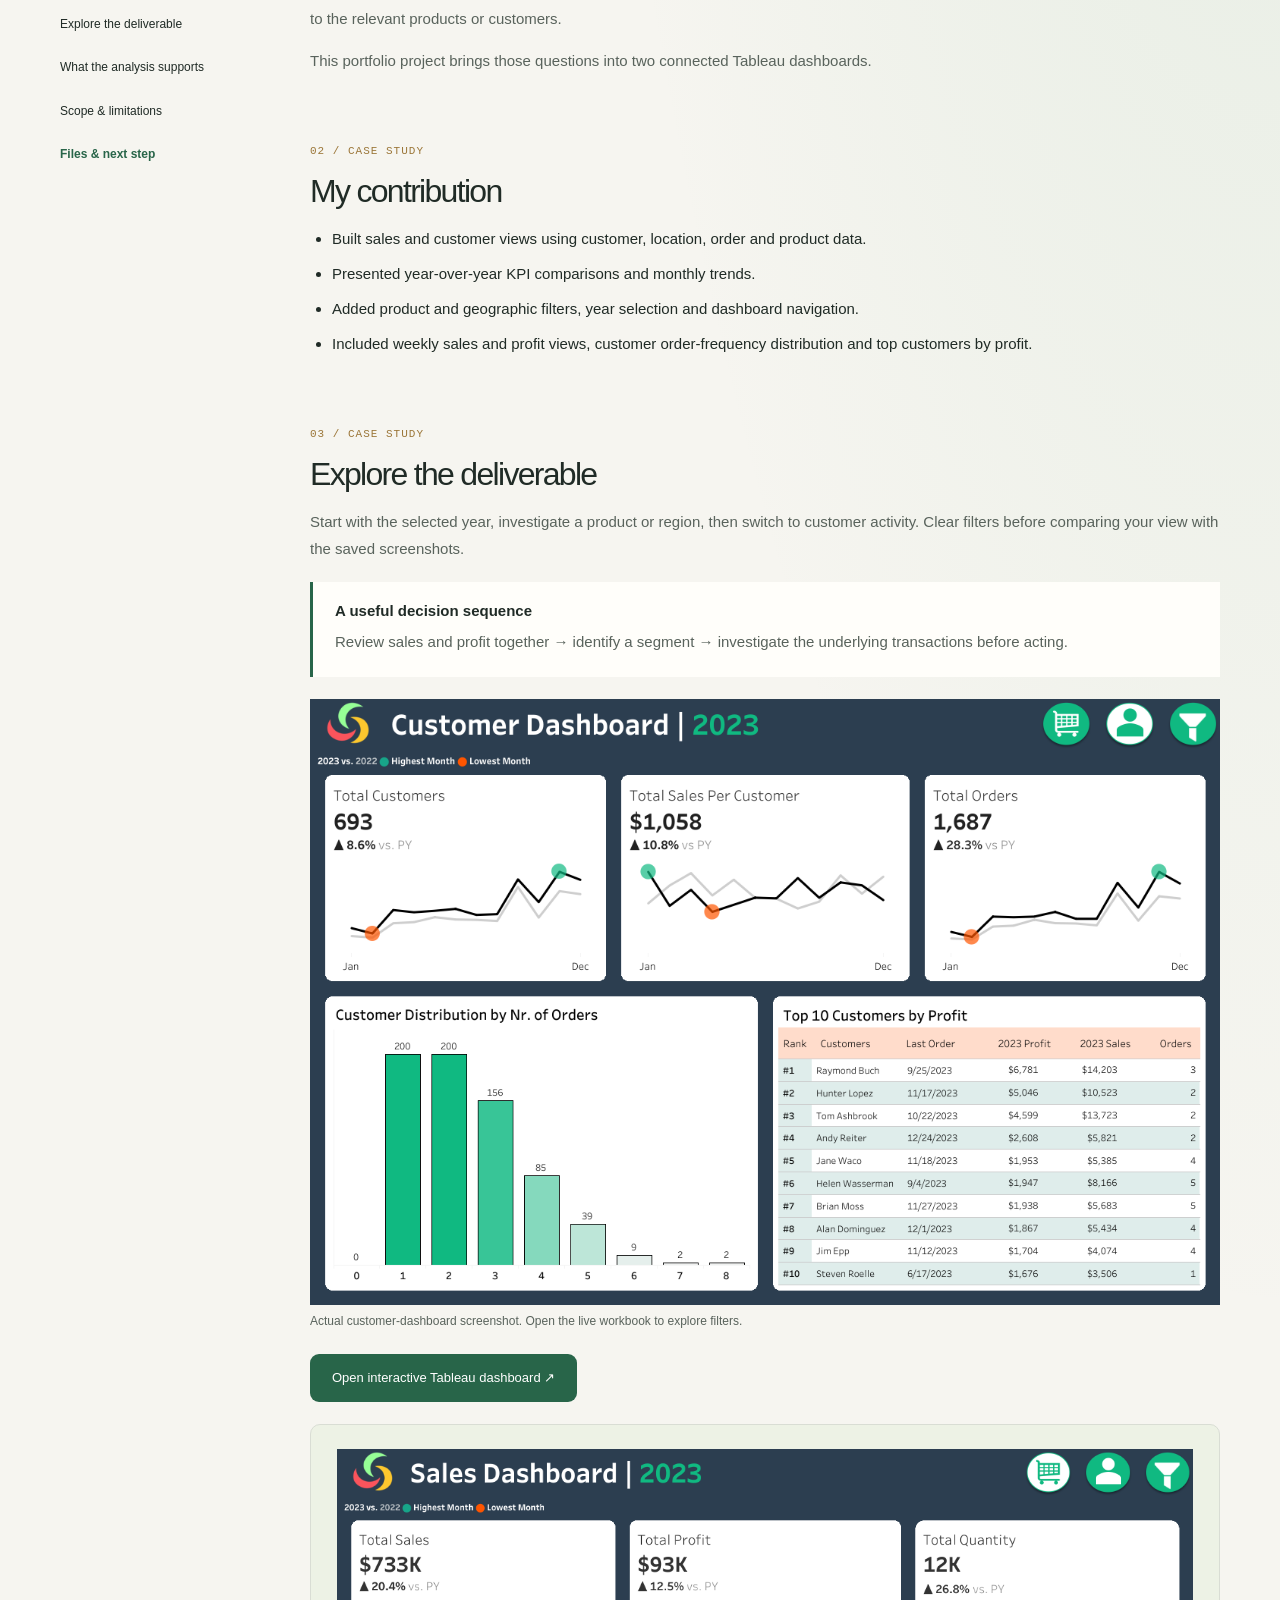
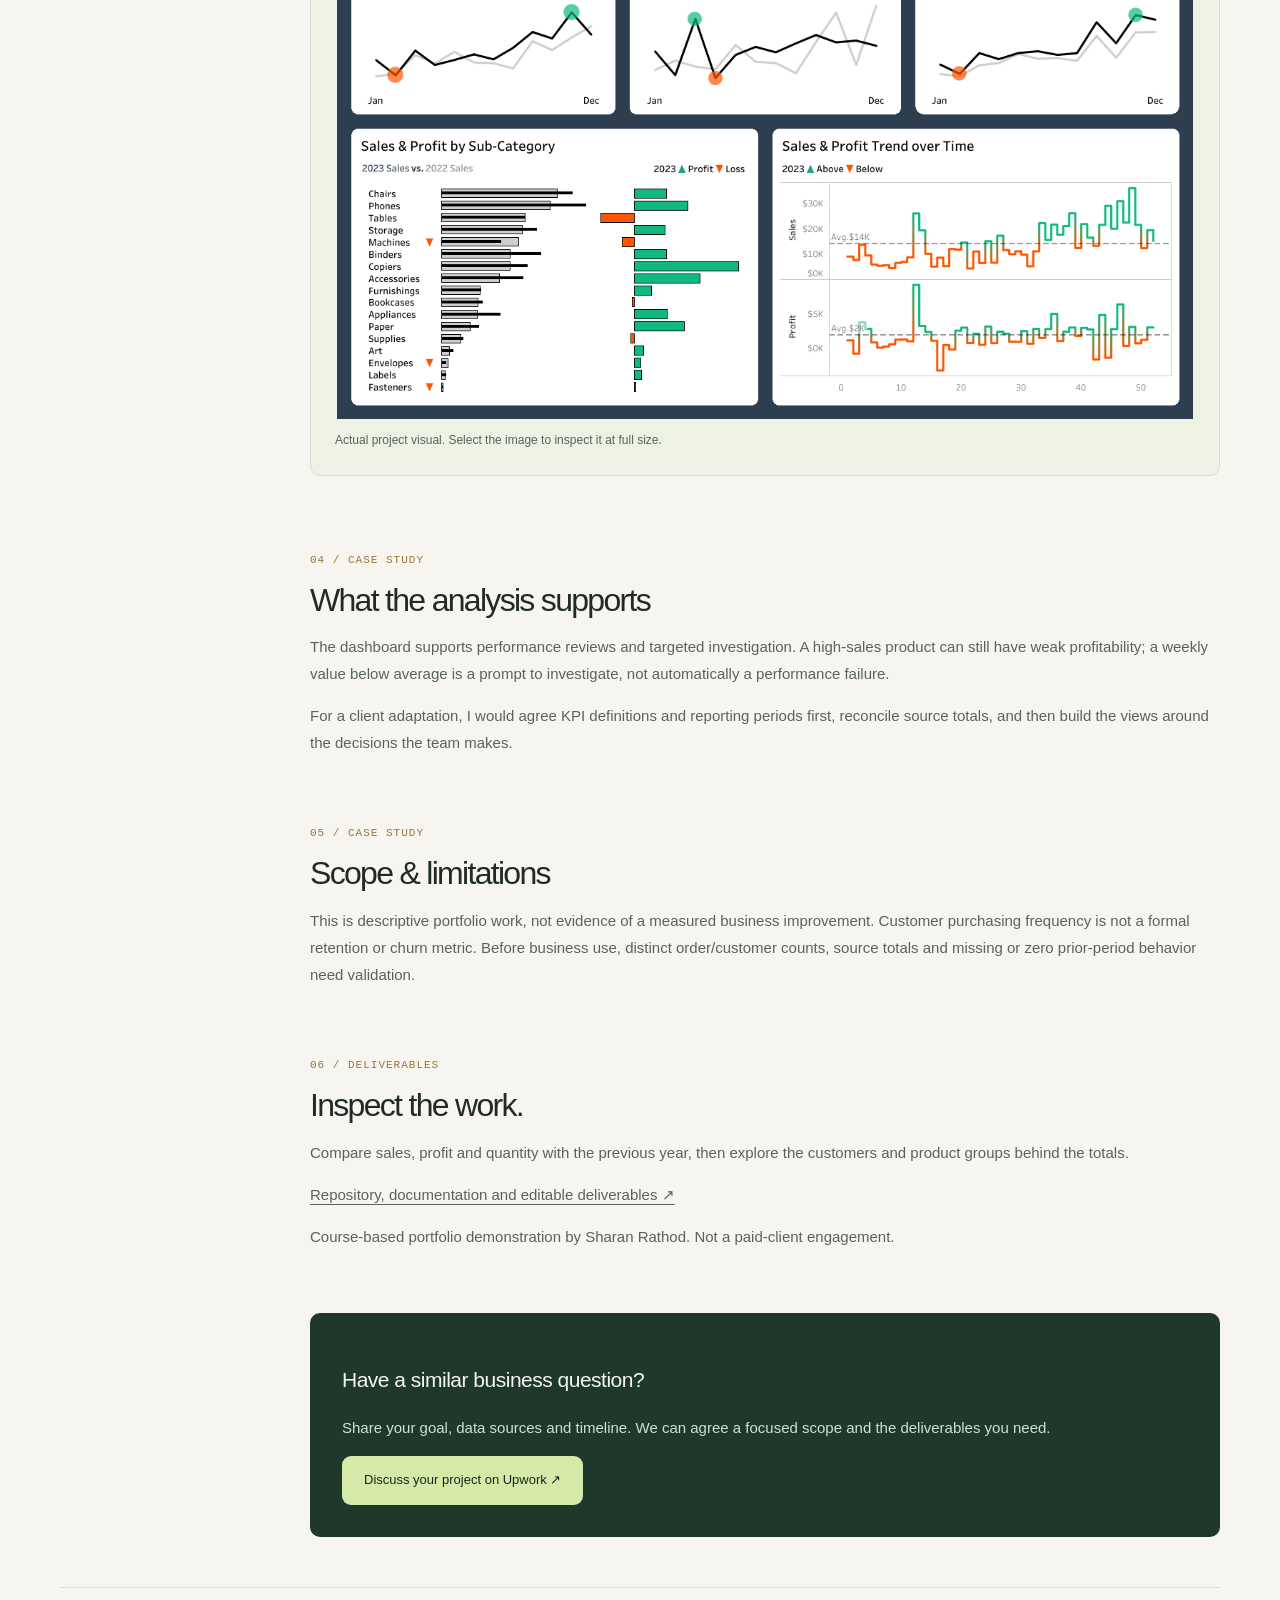
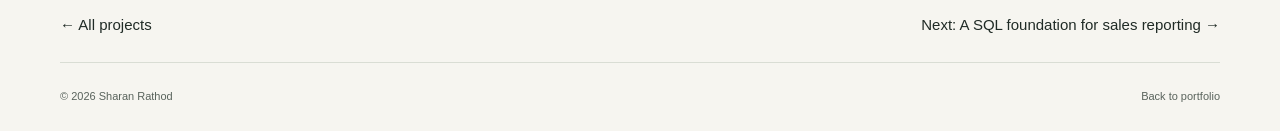
<file: projects/sales-customer/index.html>
<!DOCTYPE html>

<html lang="en"><head><meta charset="utf-8"/><meta content="width=device-width,initial-scale=1" name="viewport"/><title>Sales &amp; Customer Performance | Sharan Rathod</title><meta content="Compare sales, profit and quantity with the previous year, then explore the customers and product groups behind the totals." name="description"/><link href="https://sharankumarsrathod12345.github.io/projects/sales-customer/" rel="canonical"/><meta content="Sales &amp; Customer Performance | Sharan Rathod" property="og:title"/><meta content="Compare sales, profit and quantity with the previous year, then explore the customers and product groups behind the totals." property="og:description"/><meta content="article" property="og:type"/><meta content="https://sharankumarsrathod12345.github.io/projects/sales-customer/" property="og:url"/><link href="/assets/favicon.svg" rel="icon"/><link href="/assets/site.css?v=layout2" rel="stylesheet"/><script>try{document.documentElement.dataset.theme=localStorage.getItem("portfolio-theme")||(matchMedia("(prefers-color-scheme: dark)").matches?"dark":"light")}catch{}</script><link rel="stylesheet" href="/assets/experience.css?v=client-5"></head><body><a class="skip-link" href="#main">Skip to case study</a><nav><a class="brand" href="/">sharan<span>.</span></a><div class="navlinks"><a href="/#work">All work</a><a class="optional" href="/#services">Services</a><a class="pill" href="https://www.upwork.com/freelancers/~01db224cb89f18ba29?mp_source=share" rel="noopener noreferrer" target="_blank">Hire me on Upwork ↗</a></div></nav><main class="wrap" id="main"><header class="case-top"><a class="textlink" href="/#work">← Portfolio</a><p class="eyebrow" style="margin-top:30px">TABLEAU / SALES &amp; CUSTOMER ANALYTICS</p><h1>Sales &amp; Customer Performance</h1><p class="case-lead">A connected view of annual performance and customer purchasing activity.</p><div class="case-meta"><span class="tag">Tableau</span><span class="tag">Two connected dashboards</span><span class="tag">Portfolio project</span></div><div class="case-links"><a class="btn" href="https://github.com/sharankumarsrathod12345/sales-customer-performance-dashboards" rel="noopener noreferrer" target="_blank">View project on GitHub ↗</a><button class="copy-link" type="button">Copy case-study link</button><span class="copy-status" role="status"></span></div></header><section class="project-brief" aria-label="Project at a glance"><div><span>THE DECISION</span><p>Review sales and profit together.</p></div><div><span>BUSINESS TAKEAWAY</span><p>Two connected dashboards let a reviewer investigate a product, period or customer segment.</p></div><div><span>NEXT BUSINESS STEP</span><p>Investigate high-sales, low-profit segments, then reconcile the underlying transactions.</p></div><a href="/evidence/#sales-customer">Sources &amp; validation →</a></section><figure class="sql-cover"><a href="/assets/sales-customer-cover.jpg"><img src="/assets/sales-customer-cover.jpg" loading="lazy" decoding="async" alt="Sales &amp; customer dashboards presentation cover" width="1920" height="1080"></a><figcaption><a href="/assets/sales-customer-cover.jpg" download>Download presentation cover · JPG · 1920 × 1080</a></figcaption></figure><div class="case-layout"><aside aria-label="On this page" class="case-aside"><b>IN THIS CASE STUDY</b><a href="#question">The business question</a><a href="#build">My contribution</a><a href="#evidence">Explore the deliverable</a><a href="#decision">What the analysis supports</a><a href="#limits">Scope &amp; limitations</a><a href="#deliverables">Files &amp; next step</a></aside><div class="case-body"><section id="question"><span class="sectionnum">01 / CASE STUDY</span><h2>The business question</h2><p>Sales managers need more than a total. They need to compare periods, identify where performance differs, and move from an overview to the relevant products or customers.</p><p>This portfolio project brings those questions into two connected Tableau dashboards.</p></section><section id="build"><span class="sectionnum">02 / CASE STUDY</span><h2>My contribution</h2><ul><li>Built sales and customer views using customer, location, order and product data.</li><li>Presented year-over-year KPI comparisons and monthly trends.</li><li>Added product and geographic filters, year selection and dashboard navigation.</li><li>Included weekly sales and profit views, customer order-frequency distribution and top customers by profit.</li></ul></section><section id="evidence"><span class="sectionnum">03 / CASE STUDY</span><h2>Explore the deliverable</h2><p>Start with the selected year, investigate a product or region, then switch to customer activity. Clear filters before comparing your view with the saved screenshots.</p><div class="callout"><strong>A useful decision sequence</strong><p>Review sales and profit together → identify a segment → investigate the underlying transactions before acting.</p></div><figure><a href="/assets/customer-dashboard.png" rel="noopener" target="_blank"><img alt="Customer dashboard with KPI trends and customer performance" loading="lazy" src="/assets/customer-dashboard.png" width="1199" height="799"></a><figcaption>Actual customer-dashboard screenshot. Open the live workbook to explore filters.</figcaption></figure><a class="btn" href="https://public.tableau.com/views/SalesCustomerDashboards_17912317966810/SalesDashboard" rel="noopener noreferrer" target="_blank">Open interactive Tableau dashboard ↗</a><figure class="case-cover"><a class="full-image" href="/assets/sales-dashboard.png" rel="noopener" target="_blank"><img alt="Sales &amp; Customer Performance — actual project visual" src="/assets/sales-dashboard.png" width="1199" height="799"></a><figcaption>Actual project visual. Select the image to inspect it at full size.</figcaption></figure></section><section id="decision"><span class="sectionnum">04 / CASE STUDY</span><h2>What the analysis supports</h2><p>The dashboard supports performance reviews and targeted investigation. A high-sales product can still have weak profitability; a weekly value below average is a prompt to investigate, not automatically a performance failure.</p><p>For a client adaptation, I would agree KPI definitions and reporting periods first, reconcile source totals, and then build the views around the decisions the team makes.</p></section><section id="limits"><span class="sectionnum">05 / CASE STUDY</span><h2>Scope &amp; limitations</h2><p>This is descriptive portfolio work, not evidence of a measured business improvement. Customer purchasing frequency is not a formal retention or churn metric. Before business use, distinct order/customer counts, source totals and missing or zero prior-period behavior need validation.</p></section><section id="deliverables"><span class="sectionnum">06 / DELIVERABLES</span><h2>Inspect the work.</h2><p>Compare sales, profit and quantity with the previous year, then explore the customers and product groups behind the totals.</p><p><a href="https://github.com/sharankumarsrathod12345/sales-customer-performance-dashboards" rel="noopener noreferrer" target="_blank">Repository, documentation and editable deliverables ↗</a></p><p class="tiny">Course-based portfolio demonstration by Sharan Rathod. Not a paid-client engagement.</p></section><div class="case-end"><h3>Have a similar business question?</h3><p>Share your goal, data sources and timeline. We can agree a focused scope and the deliverables you need.</p><a class="btn" href="https://www.upwork.com/freelancers/~01db224cb89f18ba29?mp_source=share" rel="noopener noreferrer" target="_blank">Discuss your project on Upwork ↗</a></div></div></div><div class="next-case"><a href="/#work">← All projects</a><a href="/projects/sql-warehouse/">Next: A SQL foundation for sales reporting →</a></div><footer><span>© 2026 Sharan Rathod</span><a href="/">Back to portfolio</a></footer></main><script>document.querySelector('.copy-link').onclick=async()=>{const status=document.querySelector('.copy-status');try{await navigator.clipboard.writeText(location.origin+location.pathname);status.textContent='Link copied. Ready to share.';}catch(e){status.textContent='Copy this page’s address from your browser to share it.';}};</script><script src="/assets/experience.js?v=client-5" defer></script></body></html>
</file>
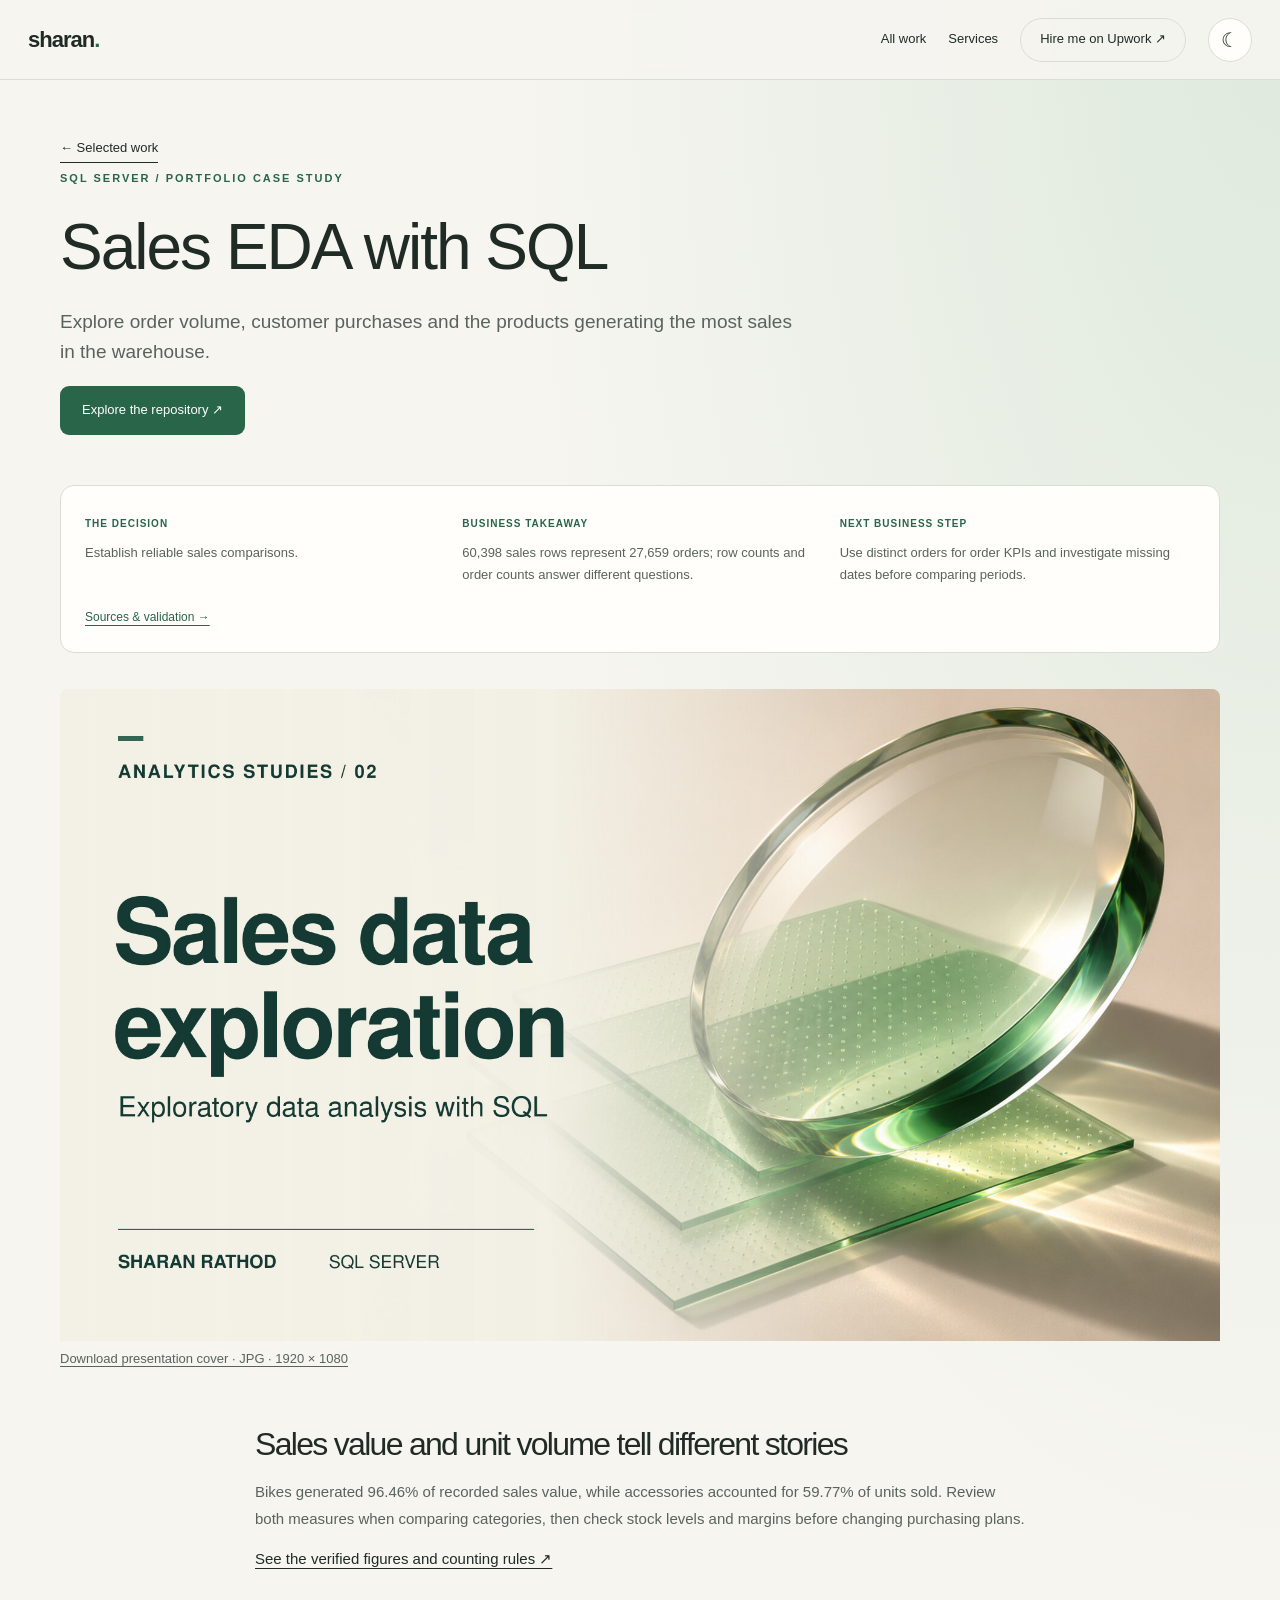
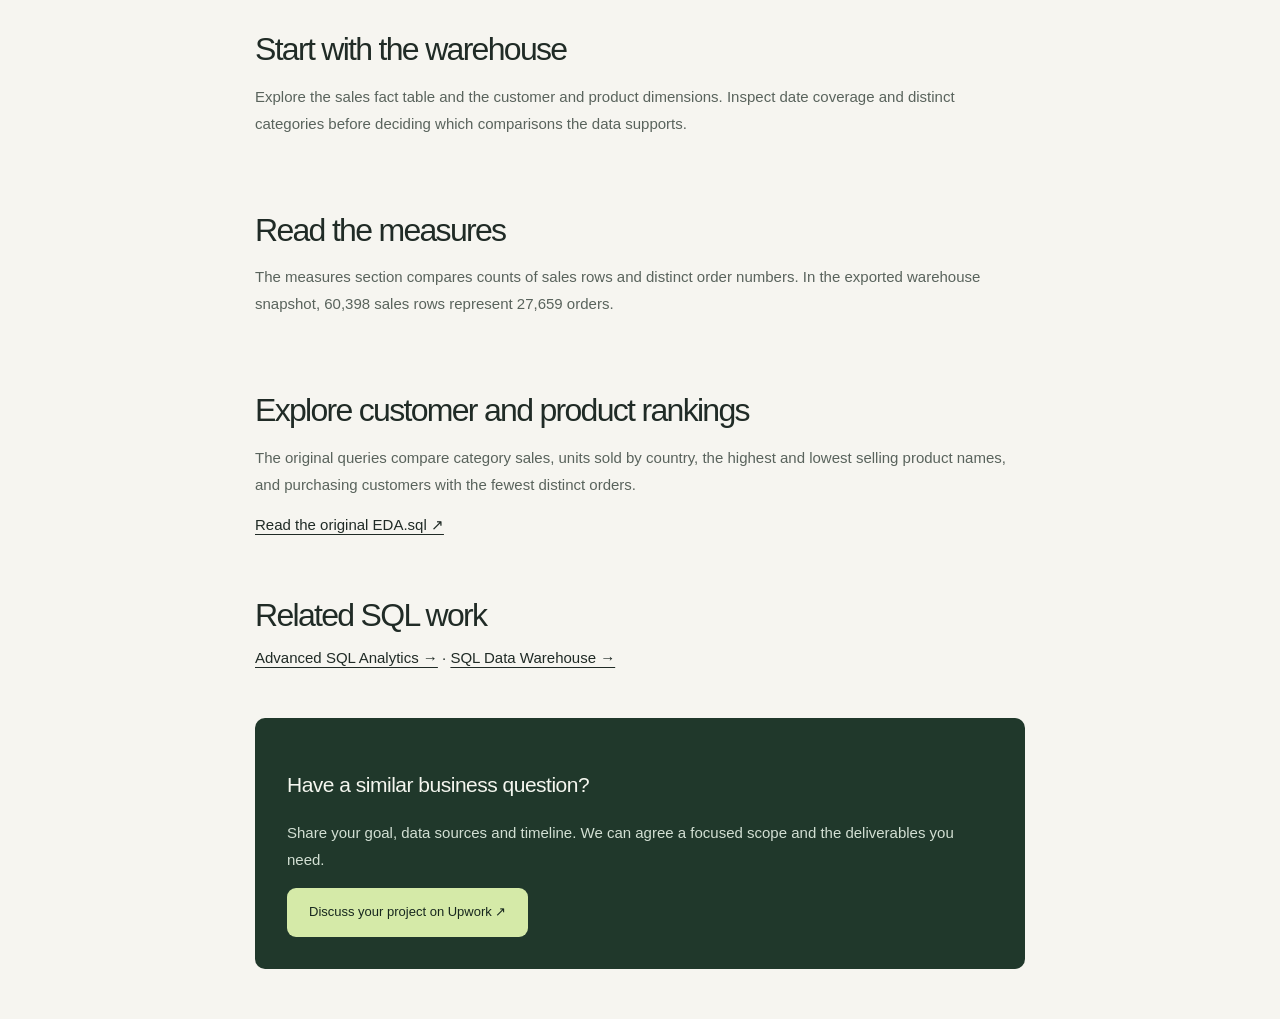
<file: projects/sales-eda/index.html>
<!DOCTYPE html>

<html lang="en"><head><meta charset="utf-8"/><meta content="width=device-width,initial-scale=1" name="viewport"/><title>Sales EDA with SQL | Sharan Rathod</title><link href="/assets/favicon.svg" rel="icon"/><link href="/assets/site.css?v=layout2" rel="stylesheet"/><meta name="description" content="Explore order volume, customer purchases and the products generating the most sales in the warehouse."><link rel="canonical" href="https://sharankumarsrathod12345.github.io/projects/sales-eda/"><script>try{document.documentElement.dataset.theme=localStorage.getItem("portfolio-theme")||(matchMedia("(prefers-color-scheme: dark)").matches?"dark":"light")}catch{}</script><link rel="stylesheet" href="/assets/experience.css?v=client-5"></head><body><a class="skip-link" href="#main">Skip to case study</a><nav><a class="brand" href="/">sharan<span>.</span></a><div class="navlinks"><a href="/#work">All work</a><a class="optional" href="/#services">Services</a><a class="pill" href="https://www.upwork.com/freelancers/~01db224cb89f18ba29?mp_source=share" rel="noopener noreferrer" target="_blank">Hire me on Upwork ↗</a></div></nav><main class="wrap" id="main"><header class="case-top"><a class="textlink" href="/#work">← Selected work</a><p class="eyebrow">SQL SERVER / PORTFOLIO CASE STUDY</p><h1>Sales EDA with SQL</h1><p class="case-lead">Explore order volume, customer purchases and the products generating the most sales in the warehouse.</p><a class="btn" href="https://github.com/sharankumarsrathod12345/medallion-warehouse-eda-analytics">Explore the repository ↗</a></header><section class="project-brief" aria-label="Project at a glance"><div><span>THE DECISION</span><p>Establish reliable sales comparisons.</p></div><div><span>BUSINESS TAKEAWAY</span><p>60,398 sales rows represent 27,659 orders; row counts and order counts answer different questions.</p></div><div><span>NEXT BUSINESS STEP</span><p>Use distinct orders for order KPIs and investigate missing dates before comparing periods.</p></div><a href="/evidence/#sales-eda">Sources &amp; validation →</a></section><figure class="sql-cover"><a href="/assets/sales-eda-cover.jpg" aria-label="Open full-size presentation cover"><img src="/assets/sales-eda-cover.jpg" loading="eager" decoding="async" alt="Sales EDA cover with an optical glass lens and layered data sheets" width="1920" height="1080"></a><figcaption><a href="/assets/sales-eda-cover.jpg" download>Download presentation cover · JPG · 1920 × 1080</a></figcaption></figure><div class="case-body sql-story"><section><h2>Sales value and unit volume tell different stories</h2><p>Bikes generated 96.46% of recorded sales value, while accessories accounted for 59.77% of units sold. Review both measures when comparing categories, then check stock levels and margins before changing purchasing plans.</p><a href="https://github.com/sharankumarsrathod12345/medallion-warehouse-eda-analytics#export-reconciliation">See the verified figures and counting rules ↗</a></section><section><h2>Start with the warehouse</h2><p>Explore the sales fact table and the customer and product dimensions. Inspect date coverage and distinct categories before deciding which comparisons the data supports.</p></section><section><h2>Read the measures</h2><p>The measures section compares counts of sales rows and distinct order numbers. In the exported warehouse snapshot, 60,398 sales rows represent 27,659 orders.</p></section><section><h2>Explore customer and product rankings</h2><p>The original queries compare category sales, units sold by country, the highest and lowest selling product names, and purchasing customers with the fewest distinct orders.</p><a href="https://github.com/sharankumarsrathod12345/medallion-warehouse-eda-analytics/blob/main/script/EDA.sql">Read the original EDA.sql ↗</a></section><section><h2>Related SQL work</h2><a href="/projects/advanced-sql-analytics/">Advanced SQL Analytics →</a> · <a href="/projects/sql-warehouse/">SQL Data Warehouse →</a></section><div class="case-end"><h3>Have a similar business question?</h3><p>Share your goal, data sources and timeline. We can agree a focused scope and the deliverables you need.</p><a class="btn" href="https://www.upwork.com/freelancers/~01db224cb89f18ba29?mp_source=share" rel="noopener noreferrer" target="_blank">Discuss your project on Upwork ↗</a></div></div></main><script src="/assets/experience.js?v=client-5" defer></script></body></html>
</file>
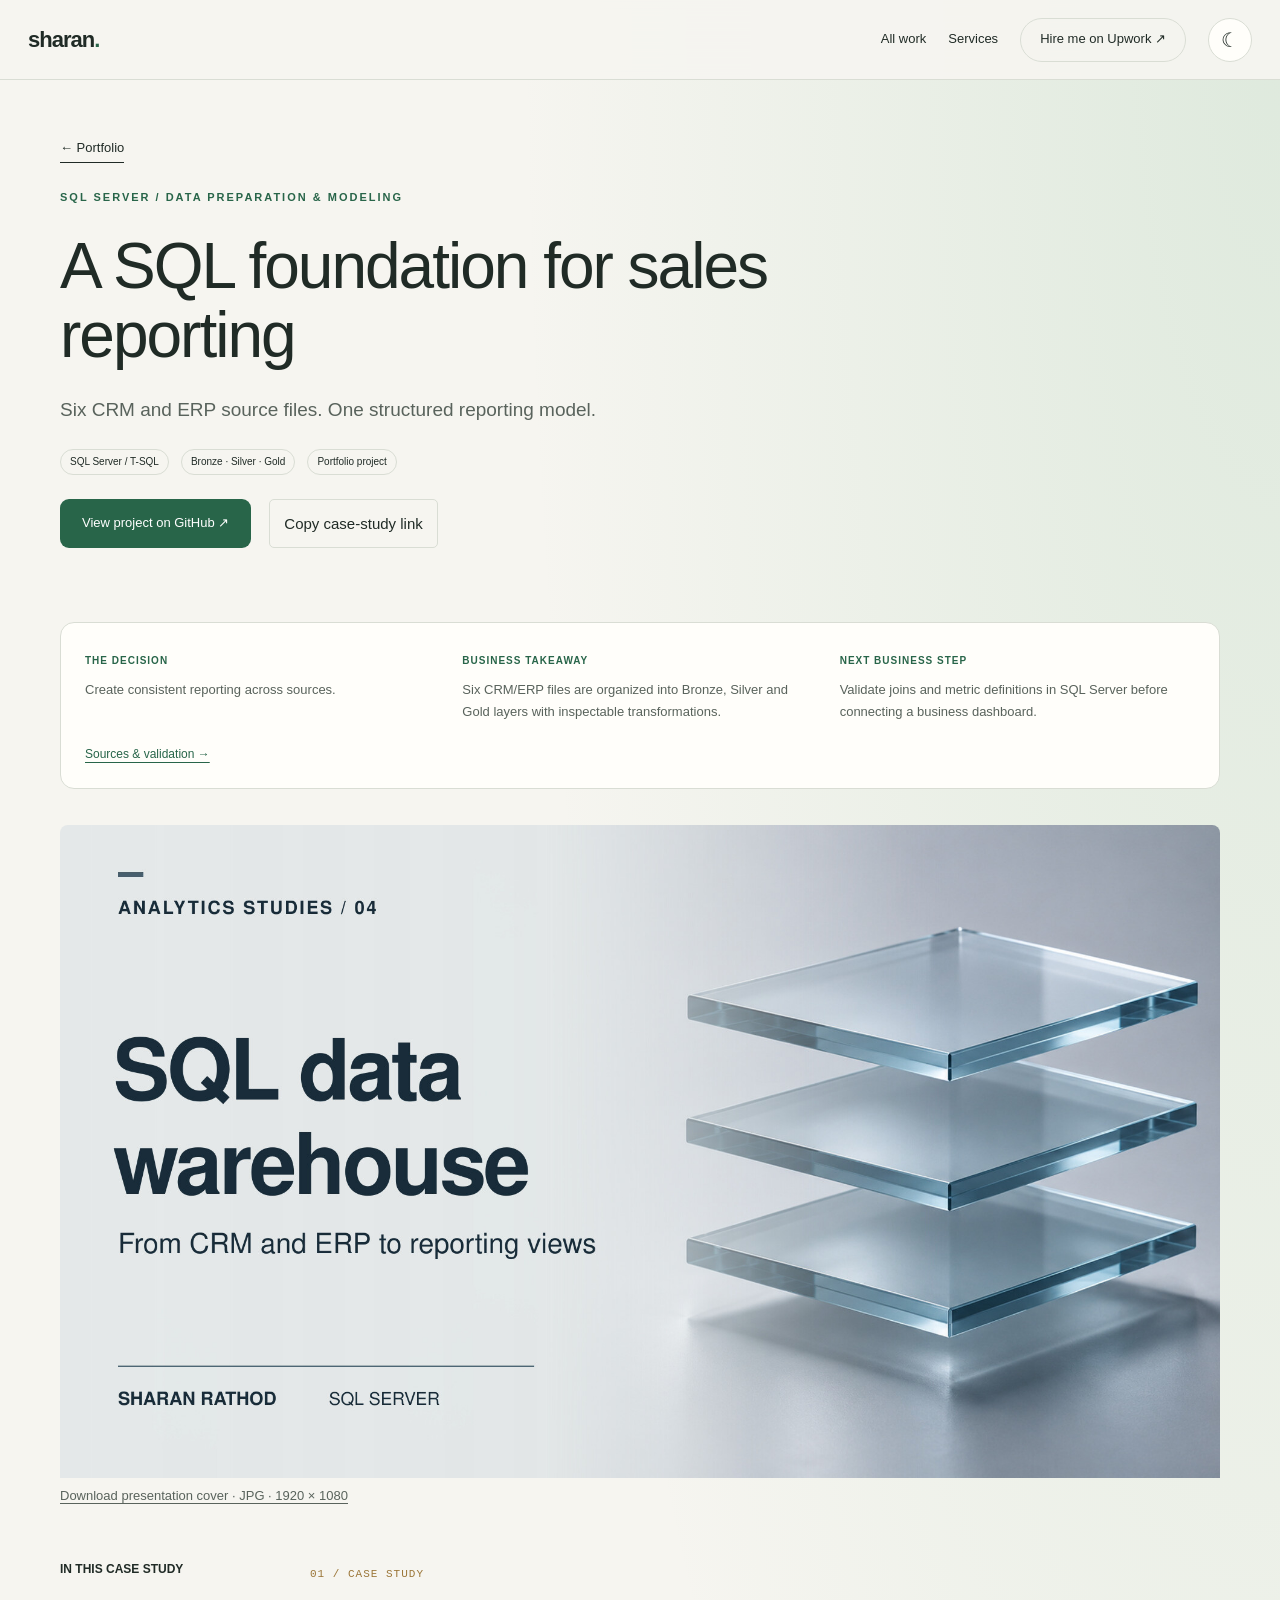
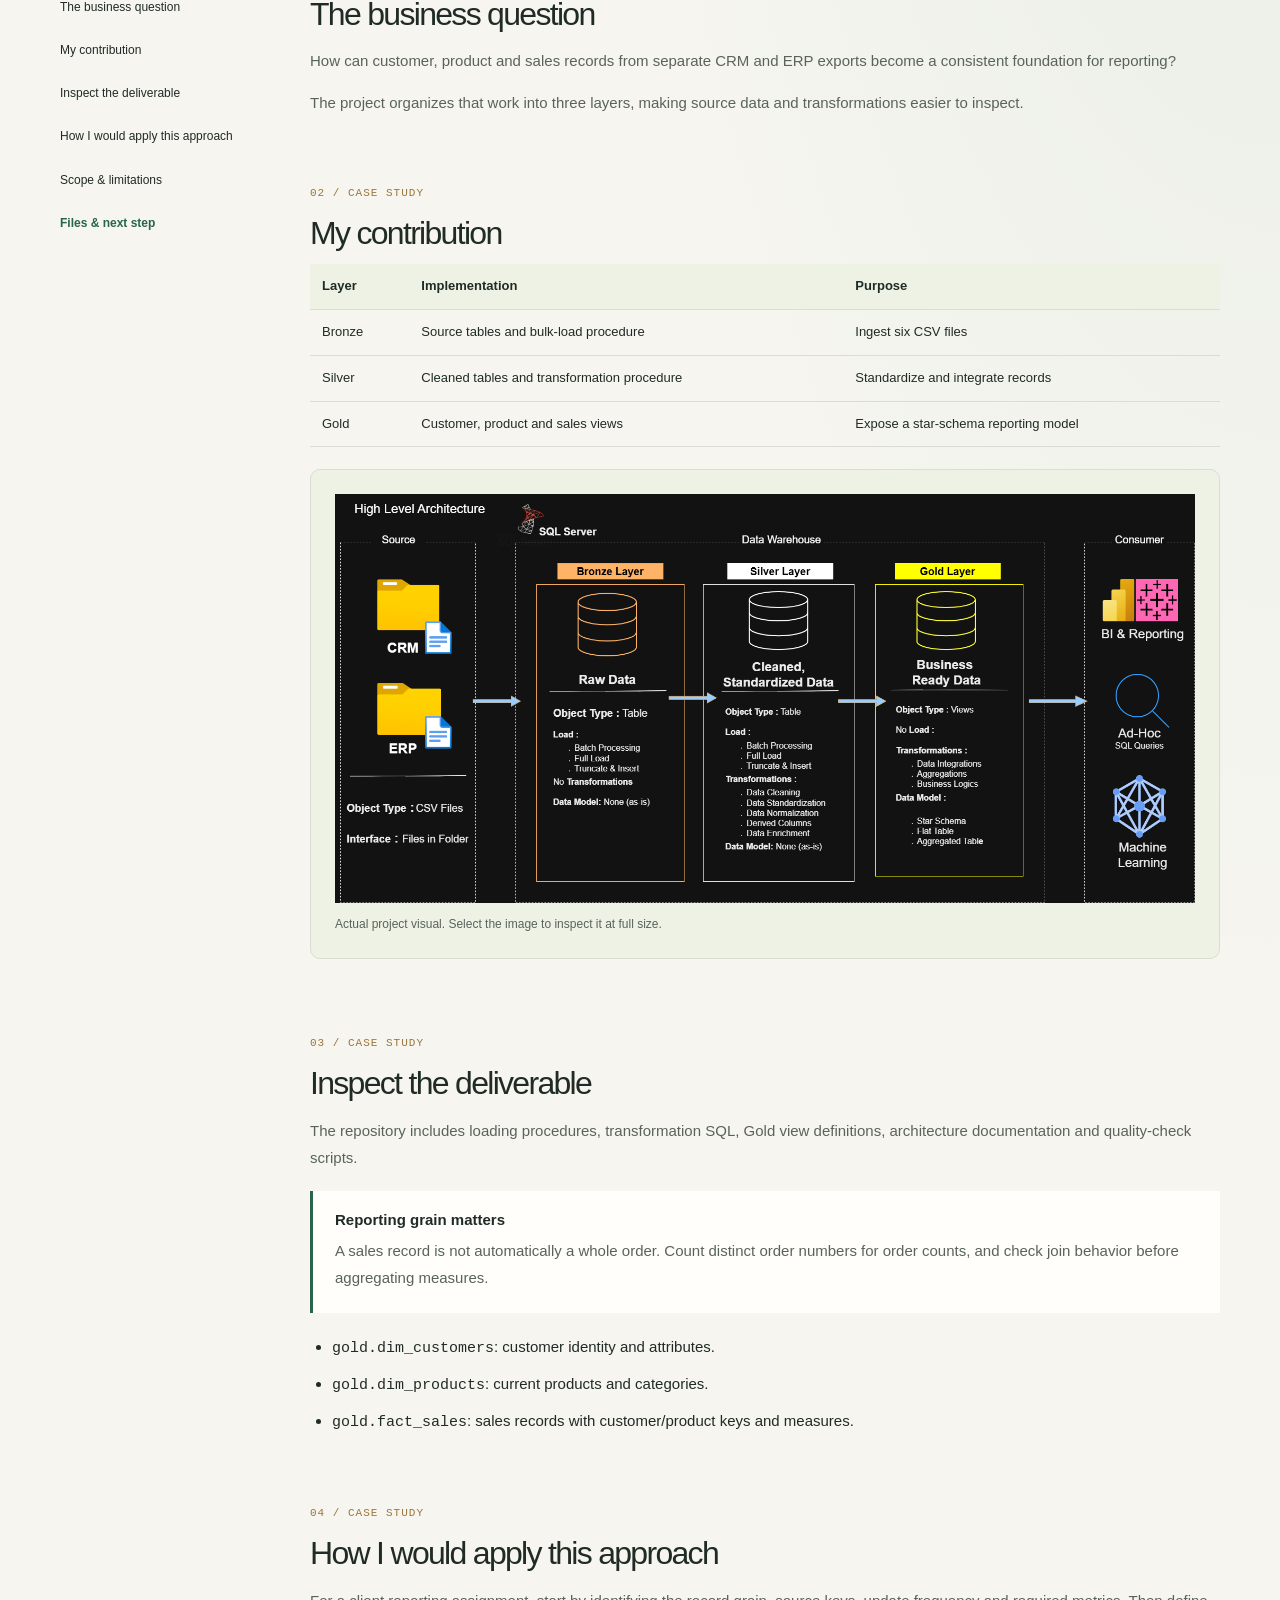
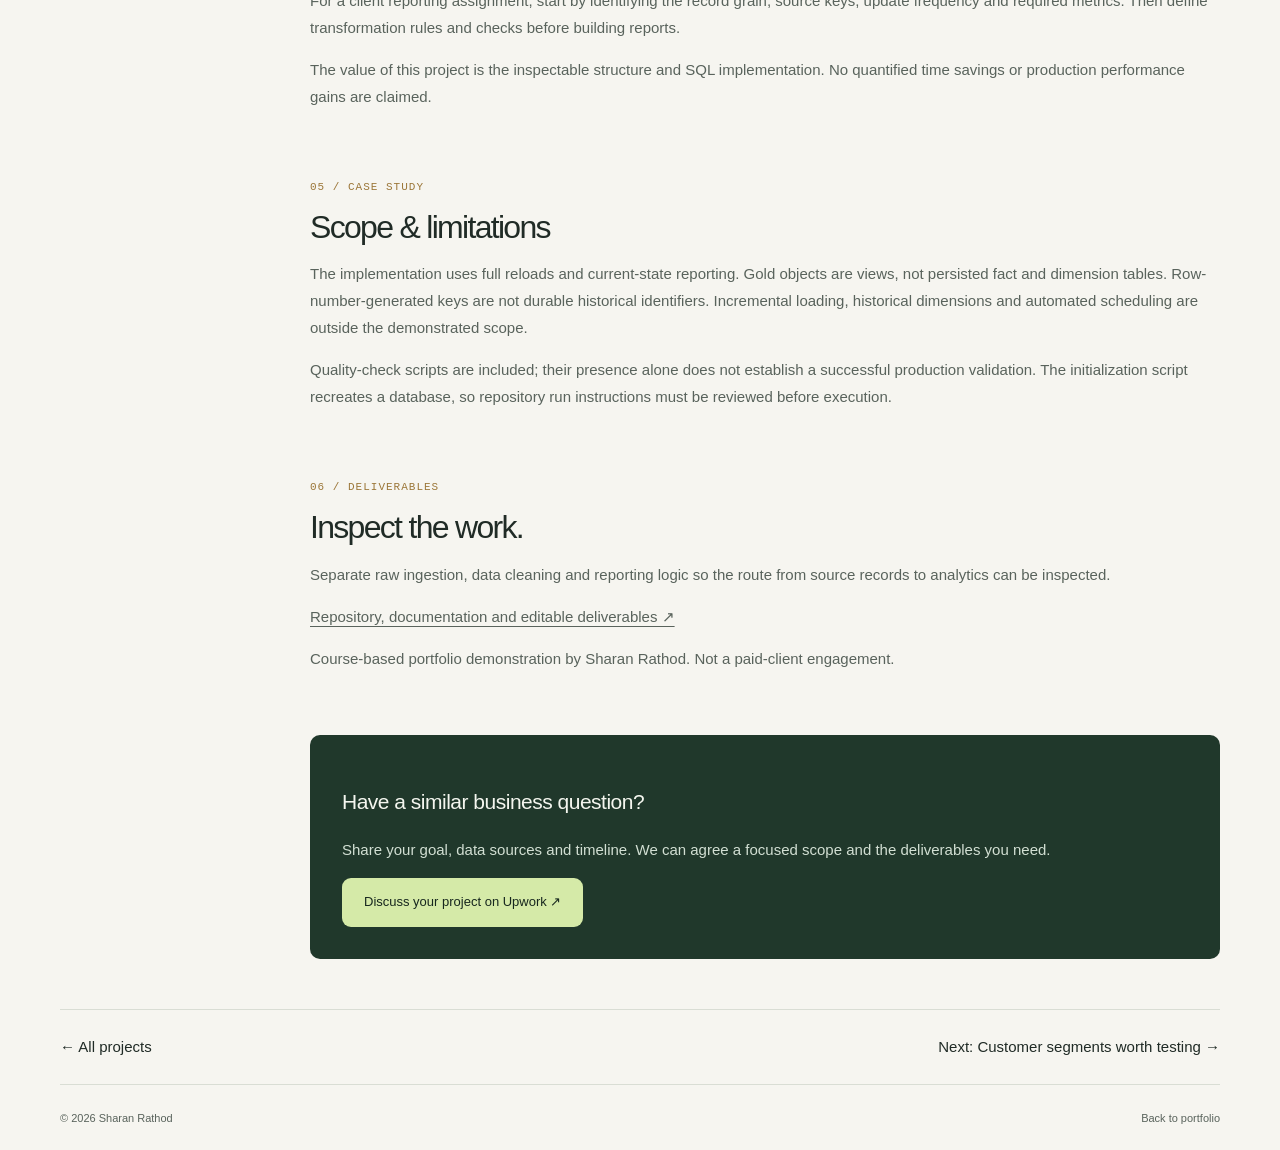
<file: projects/sql-warehouse/index.html>
<!DOCTYPE html>

<html lang="en"><head><meta charset="utf-8"/><meta content="width=device-width,initial-scale=1" name="viewport"/><title>A SQL foundation for sales reporting | Sharan Rathod</title><meta content="Separate raw ingestion, data cleaning and reporting logic so the route from source records to analytics can be inspected." name="description"/><link href="https://sharankumarsrathod12345.github.io/projects/sql-warehouse/" rel="canonical"/><meta content="A SQL foundation for sales reporting | Sharan Rathod" property="og:title"/><meta content="Separate raw ingestion, data cleaning and reporting logic so the route from source records to analytics can be inspected." property="og:description"/><meta content="article" property="og:type"/><meta content="https://sharankumarsrathod12345.github.io/projects/sql-warehouse/" property="og:url"/><link href="/assets/favicon.svg" rel="icon"/><link href="/assets/site.css?v=layout2" rel="stylesheet"/><script>try{document.documentElement.dataset.theme=localStorage.getItem("portfolio-theme")||(matchMedia("(prefers-color-scheme: dark)").matches?"dark":"light")}catch{}</script><link rel="stylesheet" href="/assets/experience.css?v=client-5"></head><body><a class="skip-link" href="#main">Skip to case study</a><nav><a class="brand" href="/">sharan<span>.</span></a><div class="navlinks"><a href="/#work">All work</a><a class="optional" href="/#services">Services</a><a class="pill" href="https://www.upwork.com/freelancers/~01db224cb89f18ba29?mp_source=share" rel="noopener noreferrer" target="_blank">Hire me on Upwork ↗</a></div></nav><main class="wrap" id="main"><header class="case-top"><a class="textlink" href="/#work">← Portfolio</a><p class="eyebrow" style="margin-top:30px">SQL SERVER / DATA PREPARATION &amp; MODELING</p><h1>A SQL foundation for sales reporting</h1><p class="case-lead">Six CRM and ERP source files. One structured reporting model.</p><div class="case-meta"><span class="tag">SQL Server / T-SQL</span><span class="tag">Bronze · Silver · Gold</span><span class="tag">Portfolio project</span></div><div class="case-links"><a class="btn" href="https://github.com/sharankumarsrathod12345/sql-data-warehouse-project" rel="noopener noreferrer" target="_blank">View project on GitHub ↗</a><button class="copy-link" type="button">Copy case-study link</button><span class="copy-status" role="status"></span></div></header><section class="project-brief" aria-label="Project at a glance"><div><span>THE DECISION</span><p>Create consistent reporting across sources.</p></div><div><span>BUSINESS TAKEAWAY</span><p>Six CRM/ERP files are organized into Bronze, Silver and Gold layers with inspectable transformations.</p></div><div><span>NEXT BUSINESS STEP</span><p>Validate joins and metric definitions in SQL Server before connecting a business dashboard.</p></div><a href="/evidence/#sql-warehouse">Sources &amp; validation →</a></section><figure class="sql-cover"><a href="/assets/sql-warehouse-cover.jpg"><img src="/assets/sql-warehouse-cover.jpg" loading="lazy" decoding="async" alt="SQL data warehouse presentation cover" width="1920" height="1080"></a><figcaption><a href="/assets/sql-warehouse-cover.jpg" download>Download presentation cover · JPG · 1920 × 1080</a></figcaption></figure><div class="case-layout"><aside aria-label="On this page" class="case-aside"><b>IN THIS CASE STUDY</b><a href="#question">The business question</a><a href="#build">My contribution</a><a href="#evidence">Inspect the deliverable</a><a href="#decision">How I would apply this approach</a><a href="#limits">Scope &amp; limitations</a><a href="#deliverables">Files &amp; next step</a></aside><div class="case-body"><section id="question"><span class="sectionnum">01 / CASE STUDY</span><h2>The business question</h2><p>How can customer, product and sales records from separate CRM and ERP exports become a consistent foundation for reporting?</p><p>The project organizes that work into three layers, making source data and transformations easier to inspect.</p></section><section id="build"><span class="sectionnum">02 / CASE STUDY</span><h2>My contribution</h2><div aria-label="Warehouse layers; scroll horizontally if needed" class="table-wrap" role="region" tabindex="0"><table><thead><tr><th scope="col">Layer</th><th scope="col">Implementation</th><th scope="col">Purpose</th></tr></thead><tbody><tr><td>Bronze</td><td>Source tables and bulk-load procedure</td><td>Ingest six CSV files</td></tr><tr><td>Silver</td><td>Cleaned tables and transformation procedure</td><td>Standardize and integrate records</td></tr><tr><td>Gold</td><td>Customer, product and sales views</td><td>Expose a star-schema reporting model</td></tr></tbody></table></div><figure class="case-cover"><a class="full-image" href="/assets/architecture.png" rel="noopener" target="_blank"><img alt="A SQL foundation for sales reporting — actual project visual" src="/assets/architecture.png" width="1624" height="771"></a><figcaption>Actual project visual. Select the image to inspect it at full size.</figcaption></figure></section><section id="evidence"><span class="sectionnum">03 / CASE STUDY</span><h2>Inspect the deliverable</h2><p>The repository includes loading procedures, transformation SQL, Gold view definitions, architecture documentation and quality-check scripts.</p><div class="callout"><strong>Reporting grain matters</strong><p>A sales record is not automatically a whole order. Count distinct order numbers for order counts, and check join behavior before aggregating measures.</p></div><ul><li><code>gold.dim_customers</code>: customer identity and attributes.</li><li><code>gold.dim_products</code>: current products and categories.</li><li><code>gold.fact_sales</code>: sales records with customer/product keys and measures.</li></ul></section><section id="decision"><span class="sectionnum">04 / CASE STUDY</span><h2>How I would apply this approach</h2><p>For a client reporting assignment, start by identifying the record grain, source keys, update frequency and required metrics. Then define transformation rules and checks before building reports.</p><p>The value of this project is the inspectable structure and SQL implementation. No quantified time savings or production performance gains are claimed.</p></section><section id="limits"><span class="sectionnum">05 / CASE STUDY</span><h2>Scope &amp; limitations</h2><p>The implementation uses full reloads and current-state reporting. Gold objects are views, not persisted fact and dimension tables. Row-number-generated keys are not durable historical identifiers. Incremental loading, historical dimensions and automated scheduling are outside the demonstrated scope.</p><p>Quality-check scripts are included; their presence alone does not establish a successful production validation. The initialization script recreates a database, so repository run instructions must be reviewed before execution.</p></section><section id="deliverables"><span class="sectionnum">06 / DELIVERABLES</span><h2>Inspect the work.</h2><p>Separate raw ingestion, data cleaning and reporting logic so the route from source records to analytics can be inspected.</p><p><a href="https://github.com/sharankumarsrathod12345/sql-data-warehouse-project" rel="noopener noreferrer" target="_blank">Repository, documentation and editable deliverables ↗</a></p><p class="tiny">Course-based portfolio demonstration by Sharan Rathod. Not a paid-client engagement.</p></section><div class="case-end"><h3>Have a similar business question?</h3><p>Share your goal, data sources and timeline. We can agree a focused scope and the deliverables you need.</p><a class="btn" href="https://www.upwork.com/freelancers/~01db224cb89f18ba29?mp_source=share" rel="noopener noreferrer" target="_blank">Discuss your project on Upwork ↗</a></div></div></div><div class="next-case"><a href="/#work">← All projects</a><a href="/projects/customer-segmentation/">Next: Customer segments worth testing →</a></div><footer><span>© 2026 Sharan Rathod</span><a href="/">Back to portfolio</a></footer></main><script>document.querySelector('.copy-link').onclick=async()=>{const status=document.querySelector('.copy-status');try{await navigator.clipboard.writeText(location.origin+location.pathname);status.textContent='Link copied. Ready to share.';}catch(e){status.textContent='Copy this page’s address from your browser to share it.';}};</script><script src="/assets/experience.js?v=client-5" defer></script></body></html>
</file>
<file: assets/site.css>
:root{--bg:#f6f5f0;--ink:#202b26;--muted:#68716b;--line:#d9ddd4;--green:#286549;--lime:#d5eaa8;--white:#fffefa}*{box-sizing:border-box}html{scroll-behavior:smooth;scroll-padding-top:95px}body{margin:0;background:var(--bg);color:var(--ink);font:15px/1.6 Arial,sans-serif}a{color:inherit;text-decoration:none}button,input{font:inherit}button,a,input{touch-action:manipulation}button{cursor:pointer}a:focus-visible,button:focus-visible,input:focus-visible{outline:3px solid #b18534;outline-offset:5px}nav{height:90px;border-bottom:1px solid var(--line);display:flex;align-items:center;justify-content:space-between;max-width:1320px;margin:auto;padding:0 48px}.brand{font-weight:700;letter-spacing:-1px;font-size:22px}.brand span{color:var(--green)}.navlinks{display:flex;gap:32px;align-items:center}.navlinks a{font-size:13px}.pill{border:1px solid var(--line);border-radius:30px;padding:10px 19px}.wrap{max-width:1224px;margin:auto;padding:0 32px}.hero{padding:88px 0 70px;display:grid;grid-template-columns:1.2fr 1fr;gap:70px;align-items:center}.eyebrow{font-size:11px;text-transform:uppercase;letter-spacing:2px;font-weight:700;display:flex;align-items:center;gap:10px}.dot{width:7px;height:7px;border-radius:50%;background:var(--green)}h1{font-size:clamp(48px,5.5vw,78px);font-weight:500;line-height:1.04;letter-spacing:-4px;margin:25px 0}h1 em,h2 em{font-family:Georgia,serif;font-weight:400;color:var(--green)}p{color:var(--muted)}.intro{max-width:440px;font-size:17px;line-height:1.8}.actions{display:flex;align-items:center;gap:25px;margin:30px 0}.btn{display:inline-flex;justify-content:space-between;gap:32px;align-items:center;background:var(--green);color:white;border:0;padding:14px 22px;border-radius:5px;font-size:13px}.textlink{font-size:13px;border-bottom:1px solid var(--ink);padding:7px 0}.tiny{font-size:11px;color:var(--muted)}.hero-art{position:relative;padding:25px 0}.insight{background:var(--white);border:1px solid var(--line);border-radius:12px;padding:25px;box-shadow:0 22px 55px #233e2610;transform:rotate(-2deg)}.charthead{display:flex;justify-content:space-between;align-items:center;font-size:12px}.tag{font-size:10px;padding:4px 9px;border:1px solid var(--line);border-radius:20px;white-space:nowrap}.metric{font-size:36px;line-height:1.3;letter-spacing:-1px;margin:15px 0}.metric small{font-size:11px;letter-spacing:0;color:var(--green)}.bars{display:flex;align-items:end;gap:12px;height:130px;border-bottom:1px solid var(--line);padding-top:15px}.bar{flex:1;background:#d9e3ce;border-radius:4px 4px 0 0}.bar:nth-last-child(2){background:var(--green)}.axis{display:flex;justify-content:space-around;font-size:9px;color:var(--muted);margin-top:8px}.note{background:var(--lime);padding:18px 20px;border-radius:8px;max-width:290px;margin:-8px -20px 0 auto;position:relative;transform:rotate(2deg);font-size:12px;box-shadow:0 8px 20px #233e2610}.note b{display:block;margin-bottom:4px}.stack{border-top:1px solid var(--line);border-bottom:1px solid var(--line);padding:22px 0;display:flex;justify-content:space-between;align-items:center;gap:20px}.stack span{font-size:11px;color:var(--muted)}.stack b{font-size:16px;font-weight:500}section{padding:75px 0}.sectionhead{display:flex;justify-content:space-between;align-items:end;margin-bottom:30px}.sectionnum{color:var(--green);font:11px monospace;letter-spacing:1px}h2{font-size:43px;line-height:1.15;letter-spacing:-1.7px;font-weight:500;margin:12px 0}h3{font-size:21px;line-height:1.3;letter-spacing:-.5px;font-weight:500}.sectionhead p{max-width:310px;font-size:13px}.filters{display:flex;gap:8px;margin:26px 0;flex-wrap:wrap}.filters button{border:1px solid var(--line);padding:8px 17px;border-radius:25px;background:transparent;color:var(--muted);font-size:12px}.filters button.active{background:var(--ink);color:white;border-color:var(--ink)}.projects{display:grid;grid-template-columns:1fr 1fr;gap:30px}.project[hidden]{display:none}.visual{height:250px;border:1px solid var(--line);border-radius:8px;overflow:hidden;display:flex;justify-content:center;align-items:center;position:relative}.v1{background:#e6eada}.v2{background:#ebe5db}.v3{background:#e0e8e7}.v4{background:#ece8dd}.mock{width:78%;background:var(--white);padding:20px;border:1px solid #ccd4c8;box-shadow:0 12px 25px #0000000b;border-radius:5px}.mocktop{display:flex;justify-content:space-between;font-size:10px;padding-bottom:12px;border-bottom:1px solid var(--line)}.kpis{display:flex;gap:20px;margin:12px 0}.kpis div{flex:1;font-size:8px;color:var(--muted)}.kpis b{display:block;font-size:16px;color:var(--ink);margin:4px 0}.spark{width:100%;height:70px}.caption{position:absolute;bottom:9px;right:12px;font-size:9px;color:#5c685e}.projecttitle{display:flex;justify-content:space-between;align-items:center}.projecttitle h3{margin:20px 0 8px}.project p{margin:0 0 14px;font-size:13px;max-width:450px}.tags{display:flex;gap:6px;flex-wrap:wrap}.detailbtn{border:1px solid var(--line);border-radius:50%;background:transparent;width:35px;height:35px;font-size:18px}.detailbtn:hover{background:var(--green);color:white}.pipeline{display:flex;gap:13px;align-items:center}.layer{flex:1;padding:25px 5px;border:1px solid #c4cdbd;text-align:center;border-radius:5px;background:#f2f3e9;font-size:11px}.layer small{display:block;font-size:8px;margin-top:9px;color:var(--muted)}.layer:last-child{background:var(--lime)}.servicearea{border-top:1px solid var(--line)}.services{display:grid;grid-template-columns:repeat(3,1fr);gap:34px}.service{border-top:1px solid var(--line);padding-top:20px}.service .icon{font:23px Georgia;color:var(--green)}.service p{font-size:13px}.lab{background:var(--ink);color:white;border-radius:10px;padding:42px;display:grid;grid-template-columns:1fr 1fr;gap:65px}.lab h2{font-size:35px}.lab p,.lab .tiny{color:#bbc7bd}.lab .sectionnum{color:var(--lime)}.range-label{display:flex;justify-content:space-between;font-size:12px;margin:22px 0 7px}input[type=range]{width:100%;accent-color:var(--lime)}.laboutput{display:flex;gap:30px;border-top:1px solid #526057;margin-top:25px;padding-top:20px}.laboutput small{color:#bbc7bd;font-size:10px;display:block}.laboutput strong{font-size:28px;font-weight:400}.about{display:grid;grid-template-columns:1fr 1fr;gap:100px;border-bottom:1px solid var(--line)}.about p{font-size:15px}.about strong{color:var(--ink);font-weight:500}.process{display:flex;gap:20px;margin-top:25px}.process span{font-size:11px;border-top:1px solid var(--line);padding-top:13px;flex:1}.contact{text-align:center;padding:70px 0}.contact h2{font-size:50px}.contact p{max-width:470px;margin:20px auto}.contact .btn{margin-top:10px}.brief{max-width:600px;margin:25px auto 0;text-align:left;background:var(--white);border:1px solid var(--line);padding:25px;border-radius:8px}.brief label{display:block;font-size:12px;margin:10px 0}.brief input,.brief textarea,.brief select{width:100%;border:1px solid var(--line);padding:11px;background:var(--bg);font:14px Arial;border-radius:4px}.brief textarea{min-height:100px;resize:vertical}footer{border-top:1px solid var(--line);padding:25px 0;display:flex;justify-content:space-between;color:var(--muted);font-size:11px}dialog{max-width:650px;width:90%;background:var(--bg);border:1px solid var(--line);border-radius:12px;padding:38px;color:var(--ink)}dialog::backdrop{background:#14251dc0;backdrop-filter:blur(4px)}dialog h2{font-size:30px}dialog p{font-size:14px}.close{float:right;background:none;border:1px solid var(--line);border-radius:50%;width:32px;height:32px}.dialoglabel{font-size:11px;text-transform:uppercase;color:var(--green);letter-spacing:1px}.count{font-size:11px;color:var(--muted)}@media(max-width:760px){nav{padding:0 22px;height:75px}.navlinks{gap:18px}.navlinks .optional{display:none}.wrap{padding:0 22px}.hero{grid-template-columns:1fr;gap:20px;padding:50px 0}.hero-art{padding:0 15px}h1{letter-spacing:-2.5px}.stack{flex-wrap:wrap;justify-content:center}.stack span{width:100%;text-align:center}.stack b{font-size:13px}.projects{grid-template-columns:1fr}.sectionhead{display:block}.services{grid-template-columns:1fr;gap:20px}.lab{grid-template-columns:1fr;padding:25px;gap:10px}.about{grid-template-columns:1fr;gap:20px}.contact h2{font-size:38px}section{padding:50px 0}.note{margin-right:-8px}footer{gap:20px}.visual{height:230px}}@media(prefers-reduced-motion:reduce){html{scroll-behavior:auto}}


.skip-link{position:absolute;left:15px;top:-70px;z-index:100;background:#fff;padding:12px}.skip-link:focus{top:12px}.visual{background:#e6eada;padding:12px;height:270px}.visual img{width:100%;height:100%;object-fit:contain;border-radius:4px}.project-links{display:flex;gap:18px;margin-top:16px;font-size:12px}.project-links a{border-bottom:1px solid #286549;color:#286549;padding-bottom:3px}.scope-note{font-size:12px;max-width:700px}.deliverables{font-size:12px;line-height:1.9;padding-left:18px;color:#536257}.workflow{display:grid;grid-template-columns:repeat(4,1fr);gap:24px;margin:35px 0}.workflow article{border-top:1px solid var(--line);padding-top:17px}.workflow p{font-size:13px}.workflow b{font-size:13px}.faq{max-width:800px;margin:20px auto}.faq details{padding:18px 0;border-bottom:1px solid var(--line)}.faq summary{cursor:pointer;font-size:15px}.faq p{font-size:13px}.contact .actions{justify-content:center;flex-wrap:wrap}.brief-status{font-size:12px;color:var(--green)}dialog{max-height:85vh;overflow:auto}dialog img{width:100%;height:auto;margin:15px 0}dialog .actions{flex-wrap:wrap}.hero .intro{max-width:490px}.btn:hover{background:#1d5038}.detailbtn{flex-shrink:0}.service li{margin:5px 0}@media(max-width:760px){.workflow{grid-template-columns:1fr 1fr}.visual{height:220px}.laboutput{gap:20px}.laboutput strong{font-size:24px}.projecttitle h3{font-size:19px}}@media(max-width:380px){.laboutput{flex-direction:column;gap:12px}.navlinks{gap:8px}.navlinks .pill{padding:8px 10px}}

.gallery-link{border:0;border-bottom:1px solid #286549;background:transparent;color:#286549;font-size:12px;padding:0 0 3px}.chart-gallery figure{margin:22px 0;padding:14px;background:white;border:1px solid var(--line);border-radius:8px}.chart-gallery figcaption{font-size:12px;line-height:1.6;color:var(--muted)}.chart-gallery img{display:block;margin:0 0 10px;max-height:480px;object-fit:contain}.project-links{flex-wrap:wrap}.stack{flex-wrap:wrap}

.hero h1{font-size:clamp(45px,5.2vw,70px);letter-spacing:-3px}.hero{gap:45px}.hero-preview{display:block;background:var(--white);border:1px solid var(--line);border-radius:12px;padding:18px;box-shadow:0 20px 50px #233e2610;transform:rotate(-1deg)}.hero-preview img{display:block;width:100%;height:auto;max-height:320px;object-fit:contain;margin:18px 0}.preview-bottom{display:flex;gap:12px;justify-content:space-between;font-size:11px}.services{grid-template-columns:repeat(2,1fr)}.service{padding:25px;background:#fffefa;border:1px solid var(--line);border-radius:8px}.detailbtn{display:inline-flex;align-items:center;justify-content:center}.case-link{font-weight:bold}.case-top{padding:55px 0 30px}.case-top h1{font-size:clamp(38px,5vw,64px);max-width:900px;line-height:1.08;letter-spacing:-2px}.case-lead{max-width:750px;font-size:19px}.case-meta{display:flex;gap:12px;flex-wrap:wrap;margin-top:24px}.case-cover{background:#e7ebdf;padding:24px;border-radius:10px;border:1px solid var(--line);margin:24px 0}.case-cover img{width:100%;max-height:570px;object-fit:contain;display:block}.case-cover figcaption{font-size:12px;color:var(--muted);margin-top:12px}.case-layout{display:grid;grid-template-columns:190px minmax(0,1fr);gap:60px;margin-top:45px}.case-aside{position:sticky;top:25px;align-self:start;display:grid;gap:14px;font-size:12px}.case-body section{padding:0 0 48px;scroll-margin-top:30px}.case-body h2{font-size:32px}.case-body p,.case-body li{font-size:15px;line-height:1.8}.case-body li{margin:8px 0}.case-body ul,.case-body ol{padding-left:22px}.callout{border-left:3px solid var(--green);padding:17px 22px;background:#eaf0df;margin:20px 0}.callout p{margin:5px 0}.numbers{display:grid;grid-template-columns:repeat(3,1fr);gap:15px;margin:25px 0}.numbers div{border:1px solid var(--line);padding:20px;background:var(--white);border-radius:6px}.numbers strong{display:block;font-size:29px;font-weight:500;color:var(--green)}.numbers span{font-size:12px;color:var(--muted)}.table-wrap{overflow:auto}table{border-collapse:collapse;width:100%;font-size:13px}th,td{text-align:left;border-bottom:1px solid var(--line);padding:12px}th{background:#eaf0df}.evidence{font-size:12px!important}.case-body a:not(.btn){text-decoration:underline;text-underline-offset:4px}.case-end{background:var(--ink);padding:32px;color:white;border-radius:10px;margin-bottom:50px}.case-end p{color:#cbd5cd}.case-end .btn{background:var(--lime);color:var(--ink)}.case-links{display:flex;gap:18px;flex-wrap:wrap;margin:24px 0}.case-links a{font-size:13px}.copy-link{background:transparent;border:1px solid var(--line);border-radius:5px;padding:10px 14px;color:var(--ink)}.copy-status{font-size:12px;color:var(--green)}.next-case{display:flex;justify-content:space-between;gap:20px;border-top:1px solid var(--line);padding:25px 0}.case-body figure{margin:22px 0}.case-body figure img{width:100%;height:auto}.case-body figcaption{font-size:12px;color:var(--muted)}.full-image{display:block}.faq{padding-top:45px}a,button{transition:background-color .15s,color .15s}@media(max-width:760px){.hero h1{letter-spacing:-2px}.services{grid-template-columns:1fr}.case-layout{grid-template-columns:1fr;gap:25px}.case-aside{position:static;display:flex;flex-wrap:wrap;padding-bottom:20px;border-bottom:1px solid var(--line)}.numbers{grid-template-columns:1fr}.case-cover{padding:10px;margin:15px 0}.case-top{padding-top:35px}.case-lead{font-size:16px}.preview-bottom{flex-wrap:wrap}.case-end{padding:23px}.case-top h1{letter-spacing:-1.5px}}@media(prefers-reduced-motion:reduce){a,button{transition:none}}

/* Python case-study presentation and responsive accessibility */
:root{--muted:#59635c}.python-callout{display:flex;gap:24px;justify-content:space-between;align-items:center;border:1px solid #b7c9b9;background:#edf2e5;border-radius:10px;padding:24px;margin:24px 0}.python-callout p{margin:6px 0 0;font-size:13px;max-width:620px}.python-callout>div:last-child{display:flex;flex-direction:column;gap:12px;flex-shrink:0}.python-callout a{font-size:13px;text-decoration:underline;text-underline-offset:4px}.analysis-gallery{display:grid;gap:24px}.analysis-gallery figure{padding:18px;border:1px solid var(--line);background:var(--white);border-radius:10px}.analysis-gallery figcaption{margin-top:14px}.analysis-gallery figcaption strong{color:var(--ink);font-size:16px}.analysis-gallery figcaption p{font-size:13px}.method-details{border:1px solid var(--line);padding:20px;border-radius:8px;margin:24px 0}.method-details summary{cursor:pointer;font-weight:bold;min-height:32px}.project-links,.actions{flex-wrap:wrap}.filters button,.detailbtn,.close{min-height:44px;min-width:44px}.tag{white-space:normal}.case-meta,.project,.case-body{min-width:0}img{max-width:100%}summary:focus-visible,textarea:focus-visible,select:focus-visible{outline:3px solid #286549;outline-offset:4px}.case-aside a{padding:5px 0}.table-wrap:focus-visible{outline:3px solid #286549}.case-top h1{overflow-wrap:break-word}
@media(max-width:600px){.python-callout{display:block}.python-callout>div:last-child{margin-top:18px}.navlinks{gap:10px}nav{padding:0 16px}.navlinks .pill{padding:10px 12px}.wrap{padding:0 18px}.analysis-gallery figure{padding:10px}.actions{gap:16px}.case-cover{margin-left:0;margin-right:0}.hero-preview{transform:none}.next-case{flex-wrap:wrap}.case-body h2{font-size:29px}.contact h2{font-size:34px}.method-details{padding:14px}}
@media print{nav,.skip-link,.case-aside,.copy-link,.copy-status,.case-end,.next-case,footer{display:none!important}.case-layout{display:block}.wrap{max-width:none;padding:0}.case-top{padding-top:0}.case-cover img{max-height:280px}.case-body section{padding-bottom:20px}body{background:white;color:black}.analysis-gallery figure{break-inside:avoid}.case-body a{overflow-wrap:anywhere}}

footer{flex-wrap:wrap}.footer-email{overflow-wrap:anywhere}.case-end .email-link{display:inline-block;margin:16px 0 0 20px;color:#fff;text-decoration:underline;text-underline-offset:4px}@media(max-width:600px){.case-end .email-link{margin-left:0;display:block;width:fit-content}.footer-email{flex-basis:100%}}

.sql-preview {display:grid;grid-template-columns:repeat(2,minmax(0,1fr));align-content:center;gap:18px;background:#223a32;color:#fffefa;border-radius:8px;padding:clamp(18px,3vw,42px);min-height:220px}
.sql-preview small {grid-column:1/-1;font:11px/1.6 monospace;letter-spacing:1px;color:#cfdfce}
.sql-preview strong,.sql-preview span {display:block}
.sql-preview strong {font:clamp(21px,3.3vw,46px)/1.2 Georgia,serif}
.sql-preview span {font-size:13px;color:#d4dfd9}
.sql-story {max-width:770px;margin:48px auto}

.sql-cover {display:block;margin:0;overflow:hidden;border-radius:8px}
.sql-cover img {display:block;width:100%;height:auto;aspect-ratio:16/9}
.sql-cover-card {border:1px solid var(--line)}
.sql-cover figcaption {padding:8px 0;color:var(--muted);font-size:13px}
.sql-cover figcaption a {text-decoration:underline;text-underline-offset:3px}

/* Keep previews within the responsive grid and preserve the source proportions. */
.projects {grid-template-columns:repeat(2,minmax(0,1fr))}
.project .visual,.project .sql-cover-card {width:100%;height:auto;aspect-ratio:16/9}
/* One thumbnail frame for links and buttons; keep every original image intact. */
.project .sql-cover-card {position:relative;display:block;padding:0;margin:0;border:1px solid var(--line);border-radius:8px;overflow:hidden;background:#14201c;line-height:0;appearance:none}
.project .sql-cover-card img {position:absolute;inset:0;display:block;width:100%;height:100%;max-width:100%;margin:0;padding:0;border:0;border-radius:0;aspect-ratio:auto;object-fit:contain;object-position:center}
.case-cover img {height:auto}
@media(max-width:760px){.projects{grid-template-columns:minmax(0,1fr)}}

.cover-trigger {padding:0;display:block;background:transparent;text-align:left;color:inherit}
dialog .sql-cover img {margin:0}
</file>
<file: assets/experience.css>
/* Progressive enhancement: original content remains usable without JavaScript. */
:root{--surface:#fffefa;--accent-soft:#edf2e5;--shadow:0 18px 50px #19372812;--nav-bg:#f6f5f0ed}
html[data-theme=dark]{color-scheme:dark;--bg:#101a17;--ink:#edf4ec;--muted:#b4c3b9;--line:#34473c;--green:#a6d7ad;--lime:#c1df9e;--white:#19271f;--surface:#19271f;--accent-soft:#203329;--nav-bg:#101a17ed;--shadow:0 20px 50px #0003}
body{background:var(--bg);transition:background-color .25s,color .25s}body>nav{position:sticky;top:0;z-index:30;max-width:none;padding-left:max(24px,calc((100vw - 1224px)/2));padding-right:max(24px,calc((100vw - 1224px)/2));background:var(--nav-bg);backdrop-filter:blur(18px);height:80px;transition:box-shadow .25s}body.scrolled>nav{box-shadow:0 8px 28px #10261a0b}.navlinks{gap:22px}.navlinks a[aria-current]{color:var(--green);text-decoration:underline;text-underline-offset:7px}.theme-toggle{width:44px;height:44px;border:1px solid var(--line);border-radius:50%;background:var(--surface);color:var(--ink);font-size:20px;flex-shrink:0}.reading-progress{position:fixed;top:0;left:0;z-index:60;height:3px;width:100%;background:linear-gradient(90deg,#b59b56,#4b996c);transform:scaleX(0);transform-origin:left;pointer-events:none}
.hero{position:relative;padding-top:90px;padding-bottom:90px}.hero:before{content:'';position:absolute;inset:0 -18px;z-index:-1;pointer-events:none;background:radial-gradient(ellipse at 82% 40%,#a6cfa826,transparent 60%)}.hero h1{font-size:clamp(46px,5.4vw,74px)}.hero-preview{transform:none;border-radius:20px;box-shadow:var(--shadow);transition:transform .4s,box-shadow .4s}.hero-preview:hover{transform:translateY(-5px);box-shadow:0 28px 65px #19372824}.btn{border-radius:9px;transition:transform .2s,box-shadow .2s,background .2s}.btn:hover{transform:translateY(-2px);box-shadow:0 8px 22px #15352226}.stack{gap:16px;padding:24px 0}.stack b{font-size:13px;border:1px solid var(--line);padding:8px 14px;border-radius:30px;background:var(--surface)}
.projects{gap:28px;align-items:stretch}.project{padding:16px;background:var(--surface);border:1px solid var(--line);border-radius:18px;box-shadow:0 3px 16px #19372804;transition:transform .28s,box-shadow .28s,border-color .28s;display:flex;flex-direction:column}.project[hidden]{display:none!important}.project .sql-cover-card{flex-shrink:0;border-radius:11px}.project .projecttitle h3{font-size:21px}.project>.tags{margin-top:auto}.project-links{gap:14px;align-items:center}.preview-button{border:0;border-bottom:1px solid var(--green);padding:0 0 3px;background:transparent;color:var(--green);font-size:12px;min-height:32px}.project-search{display:flex;gap:12px;align-items:center;margin:25px 0 12px}.project-search label{font-size:12px;font-weight:bold}.project-search input{flex:1;min-width:0;max-width:440px;border:1px solid var(--line);background:var(--surface);color:var(--ink);border-radius:12px;padding:13px 16px}.project-search input::placeholder{color:var(--muted)}.filters{gap:9px}.filters button{transition:background .2s,color .2s,transform .2s}.filters button:hover{transform:translateY(-2px)}.filters button.active{background:var(--ink);color:var(--bg)}.empty-projects{padding:32px;border:1px dashed var(--line);border-radius:14px;text-align:center}.service,.python-callout,.callout,.numbers div,.analysis-gallery figure,.chart-gallery figure,.brief{background:var(--surface)}.python-callout{border-color:var(--line);border-radius:14px}.service{border-radius:14px;transition:transform .25s,box-shadow .25s}.service:hover{transform:translateY(-4px);box-shadow:var(--shadow)}.case-aside{top:110px}.case-body section{scroll-margin-top:110px}.case-aside a[aria-current]{color:var(--green);font-weight:bold}.case-cover,th{background:var(--accent-soft)}.case-end,.lab{background:#20382b;color:#f4f6ef}.case-end .btn{color:#17271e}.case-end p,.lab p,.lab .tiny{color:#d2dfd3}.project-links a,.gallery-link{color:var(--green);border-color:var(--green)}.deliverables{color:var(--muted)}html[data-theme=dark] .btn{background:#b8dca8;color:#14251b}html[data-theme=dark] .btn:hover{background:#d0eabd}html[data-theme=dark] .brief input,html[data-theme=dark] .brief textarea,html[data-theme=dark] .brief select{color:var(--ink)}html[data-theme=dark] .skip-link{background:var(--surface)}
.lightbox{width:min(1200px,96vw);max-width:96vw;max-height:94dvh;border:1px solid #536559;border-radius:16px;padding:0;background:#0e1713;color:#f7faf7;overflow:hidden}.lightbox::backdrop{background:#08110dea;backdrop-filter:blur(10px)}.lightbox-toolbar{display:flex;align-items:center;justify-content:space-between;gap:10px;padding:12px 16px;border-bottom:1px solid #35443b;flex-wrap:wrap}.lightbox-toolbar h2{font:15px/1.4 Arial,sans-serif;letter-spacing:0;margin:0;flex:1;min-width:120px}.lightbox-controls{display:flex;gap:7px;align-items:center}.lightbox button,.lightbox a{min-width:44px;min-height:44px;display:inline-flex;align-items:center;justify-content:center;border:1px solid #536559;border-radius:8px;background:#203027;color:#f7faf7;padding:8px 12px;font-size:13px}.lightbox button:disabled{opacity:.35;cursor:default}.lightbox-stage{height:min(65vh,720px);overflow:auto;display:flex;align-items:flex-start;justify-content:flex-start;padding:14px}.lightbox-stage img{display:block;margin:auto;max-width:100%;max-height:100%;width:auto;height:auto;object-fit:contain;flex-shrink:0}.lightbox-stage.zoomed img{max-width:none;max-height:none;width:150%;height:auto;margin:0}.lightbox-caption{padding:12px 18px;margin:0;color:#c8d9cd;font-size:12px}.back-top{position:fixed;bottom:24px;right:24px;z-index:25;border:1px solid var(--line);background:var(--surface);color:var(--ink);border-radius:50%;width:46px;height:46px;box-shadow:var(--shadow)}.reveal-ready{opacity:0;transform:translateY(18px);transition:opacity .6s,transform .6s}.reveal-ready.is-visible{opacity:1;transform:none}
@media(hover:hover) and (pointer:fine){.project:hover{transform:translateY(-5px);box-shadow:var(--shadow);border-color:#849d82}}
@media(max-width:760px){body>nav{height:72px;padding:0 18px}.navlinks{gap:10px}.navlinks .pill{font-size:11px;padding:9px 11px}.hero{padding:50px 0 55px}.project{padding:12px;border-radius:15px}.projects{gap:20px}.project-search{align-items:flex-start;flex-direction:column}.project-search input{max-width:none;width:100%}.case-aside{position:static}.lightbox-toolbar{padding:10px}.lightbox-controls{flex-wrap:wrap}.back-top{right:16px;bottom:16px}.stack{justify-content:flex-start}.stack b{font-size:12px}.theme-toggle{width:40px;height:40px}.navlinks>a:first-child{font-size:12px}.lightbox-stage{height:57vh}}
@media(max-width:420px){.navlinks>a:first-child{display:none}.brand{font-size:20px}.lightbox-controls{gap:4px}.lightbox button,.lightbox a{padding:6px 9px}}
@media(prefers-reduced-motion:reduce){*,*:before,*:after{scroll-behavior:auto!important;transition:none!important;animation:none!important}.reveal-ready{opacity:1;transform:none}.project:hover,.hero-preview:hover,.btn:hover,.service:hover{transform:none}}
@media print{.theme-toggle,.reading-progress,.back-top,.project-search,.preview-button,.lightbox{display:none!important}.reveal-ready{opacity:1;transform:none}.project{break-inside:avoid;box-shadow:none}body{background:white;color:black}}
/* Evidence-led portfolio pass */
.collection-note{display:flex;flex-wrap:wrap;align-items:center;gap:10px 22px;padding:14px 0;border-top:1px solid var(--line);border-bottom:1px solid var(--line);font-size:12px;margin:20px 0}.collection-note span{color:var(--muted);margin-right:auto}.collection-note a{color:var(--green);text-decoration:underline;text-underline-offset:4px}.hero-live{display:block;width:fit-content;color:var(--green);font-size:13px;text-decoration:underline;text-underline-offset:4px;margin:0 0 24px}.project .project-evidence{font-size:12px;line-height:1.6;font-weight:600;color:var(--ink);margin:0 0 16px;padding:10px 0;border-top:1px solid var(--line);max-width:none}.project-brief{display:grid;grid-template-columns:repeat(3,minmax(0,1fr));gap:22px;padding:24px;background:var(--surface);border:1px solid var(--line);border-radius:14px;margin:20px 0 36px}.project-brief span{font-size:10px;font-weight:bold;letter-spacing:1px;color:var(--green)}.project-brief p{font-size:13px;line-height:1.7;margin:8px 0 0}.project-brief>a{grid-column:1/-1;font-size:12px;color:var(--green);text-decoration:underline;text-underline-offset:4px}.project .preview-button{min-height:44px}.navlinks .pill,.case-links a:not(.btn){min-height:44px;display:inline-flex;align-items:center}.lightbox-stage img{cursor:zoom-in}.lightbox-stage.zoomed img{cursor:zoom-out}.project-search input::-webkit-search-cancel-button{cursor:pointer}html[data-theme=dark] :focus-visible{outline-color:#c1df9e}.case-body section[id]{scroll-margin-top:110px}
@media(max-width:760px){.project-brief{grid-template-columns:1fr;gap:18px;padding:20px}.project .projecttitle h3{font-size:21px;line-height:1.35}.project>p{font-size:14px;line-height:1.7}.project .project-evidence{font-size:13px}.project-links{font-size:13px}.collection-note{gap:12px 18px}.collection-note span{flex-basis:100%}.hero{padding-bottom:45px}#work{padding-top:45px}}

/* Studio atmosphere — lightweight, content-first, no external dependencies. */
:root{--studio-gold:#9b7638;--studio-glow:#78b88c30}
html[data-theme=dark]{--bg:#0c1714;--surface:#15251f;--white:#15251f;--line:#30493f;--green:#a8ddbb;--studio-gold:#dac18a;--studio-glow:#55bd8c25}
body{background-image:radial-gradient(ellipse at 100% 0%,var(--studio-glow),transparent 42%);background-repeat:no-repeat}
.hero{isolation:isolate;gap:54px;min-height:660px}
.hero:before{inset:18px -24px 35px;z-index:-2;border-radius:32px;background:radial-gradient(ellipse at 82% 42%,var(--studio-glow),transparent 58%),radial-gradient(ellipse at 10% 5%,#d6b76e15,transparent 55%)}
.hero:after{content:"";position:absolute;z-index:-1;pointer-events:none;inset:20px -24px 35px;border-radius:32px;background-image:linear-gradient(var(--line) 1px,transparent 1px),linear-gradient(90deg,var(--line) 1px,transparent 1px);background-size:46px 46px;opacity:.22;mask-image:linear-gradient(100deg,transparent 22%,#000 100%);animation:studio-grid 24s ease-in-out infinite alternate}
@keyframes studio-grid{to{transform:translateY(12px);opacity:.34}}
.hero h1{font-size:clamp(46px,5.3vw,74px);line-height:1.08}
.hero h1 em{background:linear-gradient(115deg,var(--green) 30%,var(--studio-gold));background-clip:text;-webkit-background-clip:text;color:transparent}
.eyebrow{color:var(--green)}.hero-art{padding:26px 0 0;min-width:0}
.hero-preview{position:relative;border-radius:18px;padding:20px;box-shadow:0 32px 80px #153f2520,0 1px 0 #ffffff66 inset}
.hero-preview:before{content:"";position:absolute;inset:-7px;border:1px solid var(--line);border-radius:24px;pointer-events:none}
.hero-preview .charthead{gap:12px;min-height:32px}
.hero-preview img{width:100%;height:300px;max-height:none;object-fit:contain;background:#0e1915;border-radius:8px}
.studio-caption{display:flex;justify-content:space-between;gap:12px;font:10px/1.6 monospace;letter-spacing:1.5px;text-transform:uppercase;color:var(--muted);margin:0 0 18px}
.studio-caption span:first-child{color:var(--studio-gold)}
.showcase-controls{display:flex;gap:8px;margin:23px 0 12px}
.showcase-controls button{flex:1;min-height:44px;padding:9px 10px;font:12px Arial,sans-serif;background:var(--surface);color:var(--muted);border:1px solid var(--line);border-radius:8px;transition:background .2s,transform .2s}
.showcase-controls button[aria-pressed=true]{background:var(--ink);color:var(--bg);border-color:var(--ink)}
.showcase-controls button:hover{transform:translateY(-2px)}
.showcase-note{font-size:11px;min-height:36px;margin:8px 0;color:var(--muted)}
.motion-toggle{font-size:11px;line-height:1.4;min-height:44px;border:0;border-bottom:1px solid var(--line);background:transparent;color:var(--muted);padding:8px 0;margin-top:14px}
.stack{border-radius:12px;padding:24px 18px;background:var(--surface)}
.stack b{background:transparent;border-color:transparent;padding:8px 10px}
.sectionnum{color:var(--studio-gold)}
.sectionhead h2{max-width:650px}
.project{border-radius:20px;padding:18px;box-shadow:0 8px 26px #12372506}
.project .sql-cover-card{border-radius:12px}
.project .sql-cover-card img{transition:transform .6s cubic-bezier(.2,.7,.2,1)}
.projecttitle h3{font-weight:600;letter-spacing:-.6px}
.project .tag{background:var(--accent-soft);border-color:transparent}
.service{position:relative;overflow:hidden;padding:30px}
.service:before{content:"";display:block;width:38px;height:2px;background:var(--studio-gold);margin-bottom:22px;transition:width .35s}
.service:hover:before{width:80px}
.lab{background:radial-gradient(ellipse at 90% 0%,#416e4e70,transparent 70%),#152c23;border:1px solid #45664e;border-radius:22px;box-shadow:0 24px 65px #16372518}
.laboutput strong{font-variant-numeric:tabular-nums}
.contact{position:relative;isolation:isolate;margin-bottom:30px}
.contact:before{content:"";position:absolute;inset:20px -16px 0;border-radius:28px;z-index:-1;background:radial-gradient(ellipse at 50% 80%,var(--studio-glow),transparent 70%);border-bottom:1px solid var(--line)}
.faq details{padding:22px 0}.faq summary{font-weight:600}
.faq details[open] summary{color:var(--green)}
body[data-motion=off] *,body[data-motion=off] *:before,body[data-motion=off] *:after{animation:none!important;transition:none!important;scroll-behavior:auto!important}
body[data-motion=off] .reveal-ready{opacity:1;transform:none}
@media(hover:hover) and (pointer:fine){.project .sql-cover-card:hover img{transform:scale(1.025)}}
@media(max-width:760px){.hero{min-height:0;gap:26px}.hero:before,.hero:after{inset:10px -12px 20px}.hero-art{padding:10px 4px 0}.hero-preview{padding:15px}.hero-preview img{height:auto;aspect-ratio:16/10}.studio-caption{font-size:9px;letter-spacing:1px}.showcase-controls{margin-top:20px}.project{padding:12px}.service{padding:24px}.stack{padding:18px 10px}.stack span{text-align:left}.hero h1{font-size:clamp(42px,10vw,64px)}}
@media(prefers-reduced-motion:reduce){.hero:after{animation:none}.project .sql-cover-card:hover img{transform:none}}
@media print{.hero:after,.hero:before,.motion-toggle,.showcase-controls,.studio-caption{display:none}.hero h1 em{background:none;color:inherit}}

.motion-toggle{display:block;width:fit-content;margin-top:18px}

/* Client browsing and compact-screen audit fixes. */
.project-search{flex-wrap:wrap}
.project-search select{min-height:46px;max-width:100%;padding:11px 12px;border:1px solid var(--line);border-radius:10px;background:var(--surface);color:var(--ink);font:13px Arial,sans-serif}
.hero .tiny{display:block}
.project-links a,.gallery-link{display:inline-flex;align-items:center;min-height:44px}
.lightbox-controls{flex-wrap:wrap;min-width:0}
.lightbox-toolbar h2{overflow-wrap:anywhere}
@media(max-width:760px){
 .project-search label{margin-top:5px}.project-search select{width:100%}
 .hero-preview .charthead{flex-wrap:wrap}.hero-preview img{height:auto;aspect-ratio:16/10}
 .hero-preview .preview-bottom{font-size:12px}
 .brief input,.brief textarea,.brief select,.project-search input,.project-search select{font-size:16px}
 .case-links a{overflow-wrap:anywhere}.table-wrap{max-width:100%}
 .lightbox-controls{gap:5px}.lightbox-toolbar{max-height:30dvh;overflow:auto}
 .lightbox-stage{height:50dvh}.lightbox-caption{font-size:11px}
}
@media(max-width:380px){.hero h1{font-size:40px}.hero .actions{gap:12px}.preview-bottom{display:block}.preview-bottom span{display:block;margin-top:6px}}
</file>
